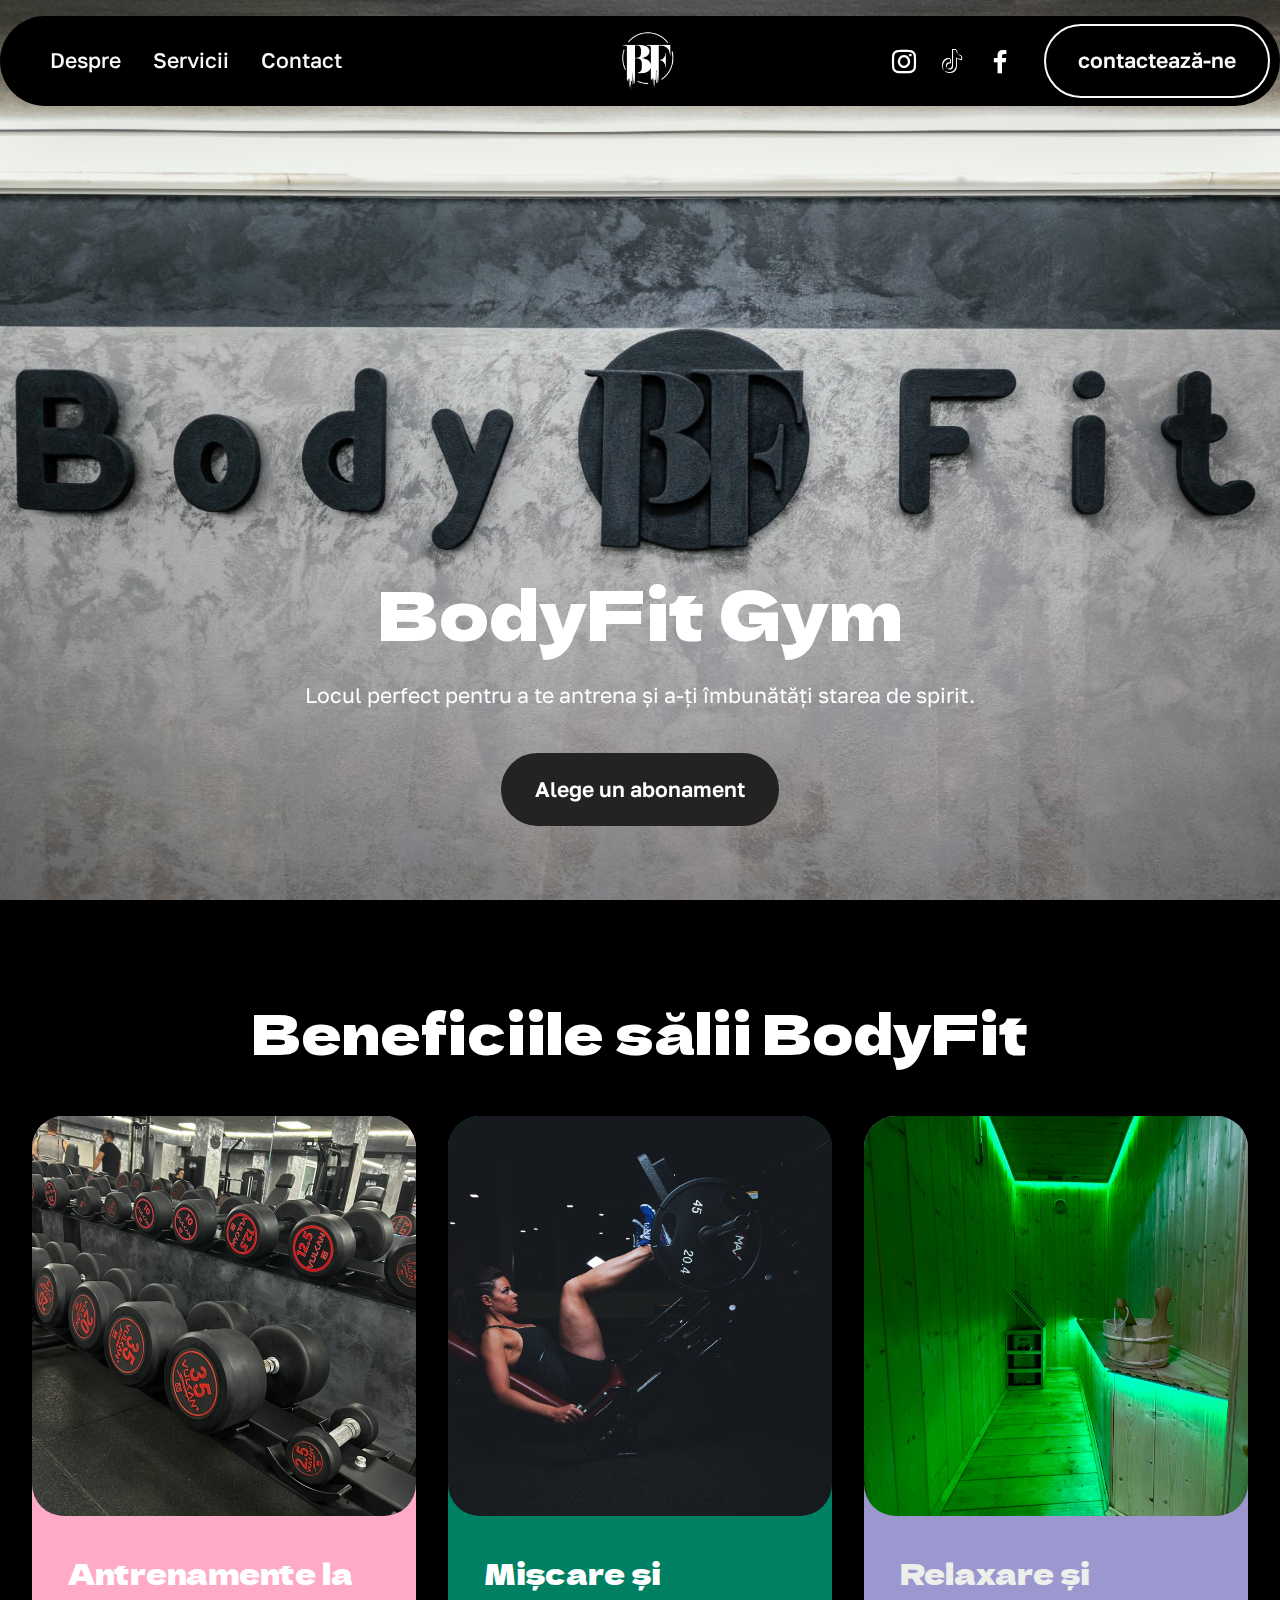
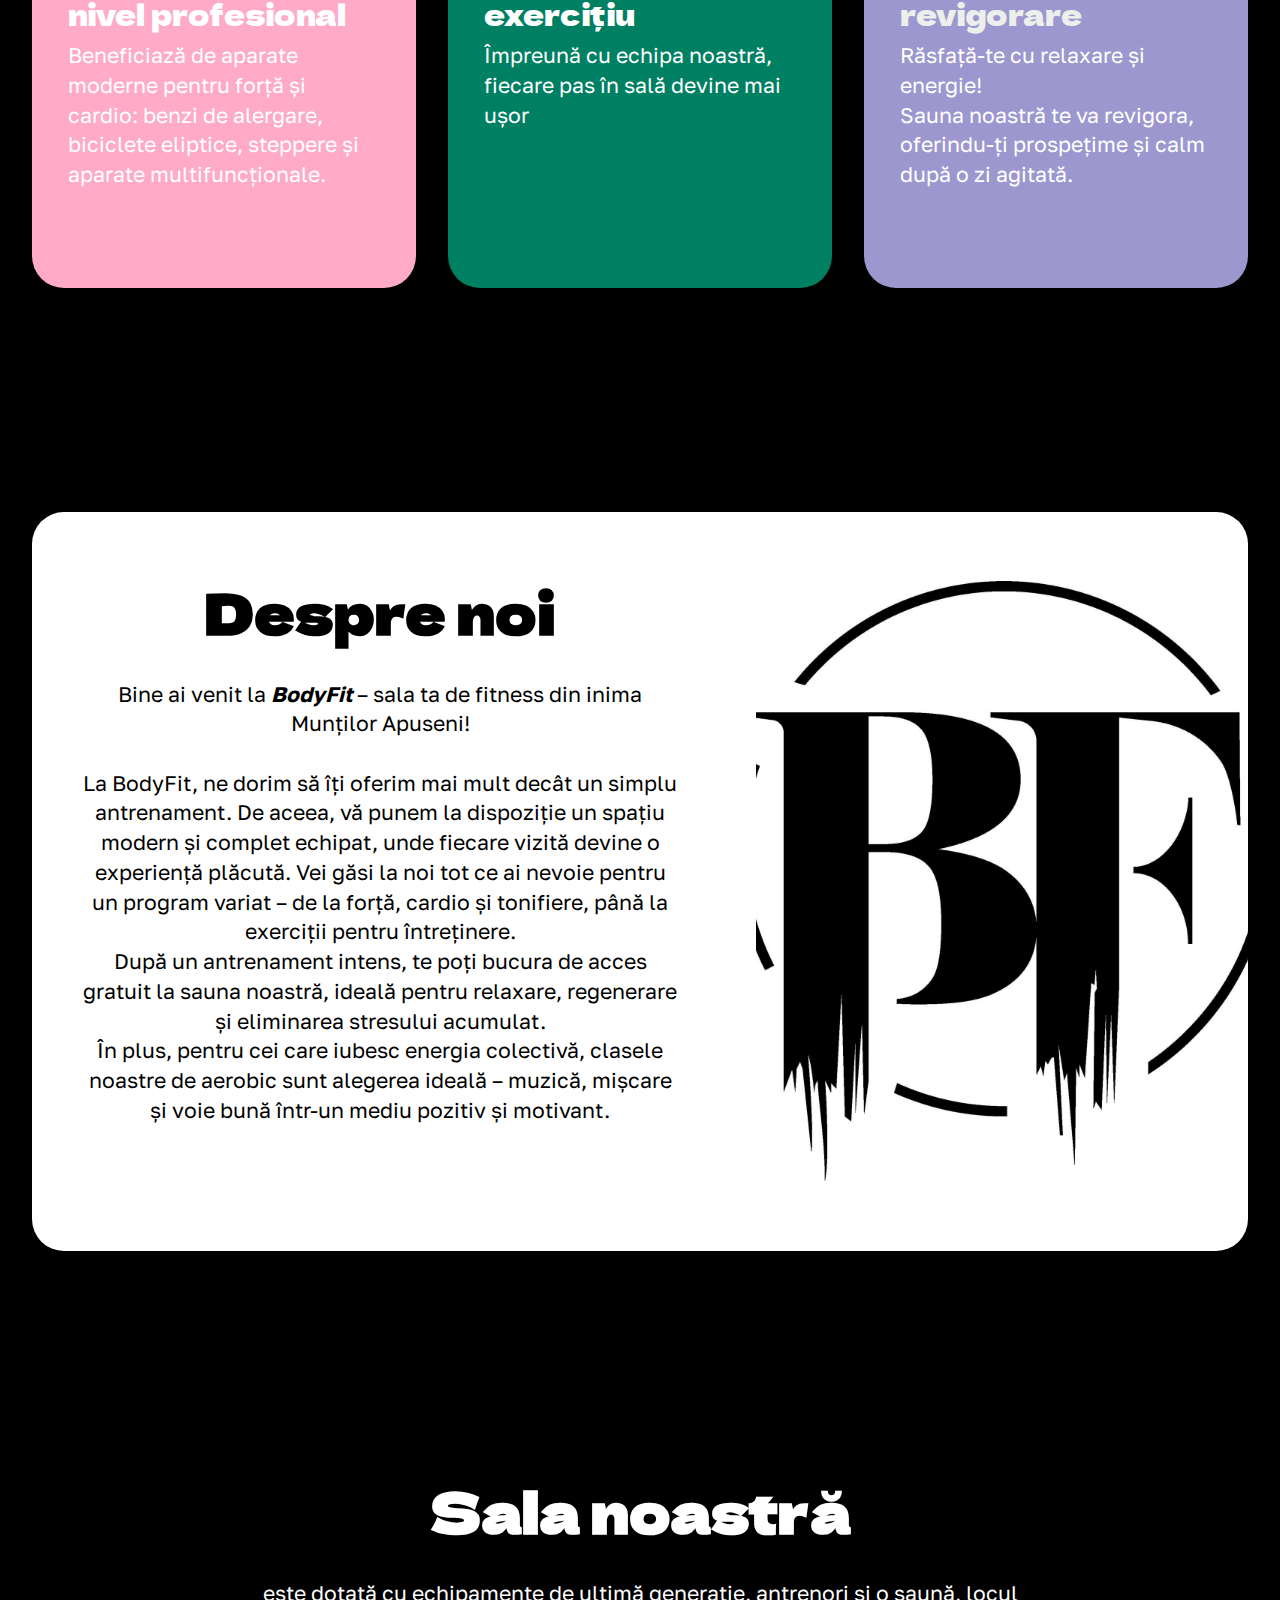
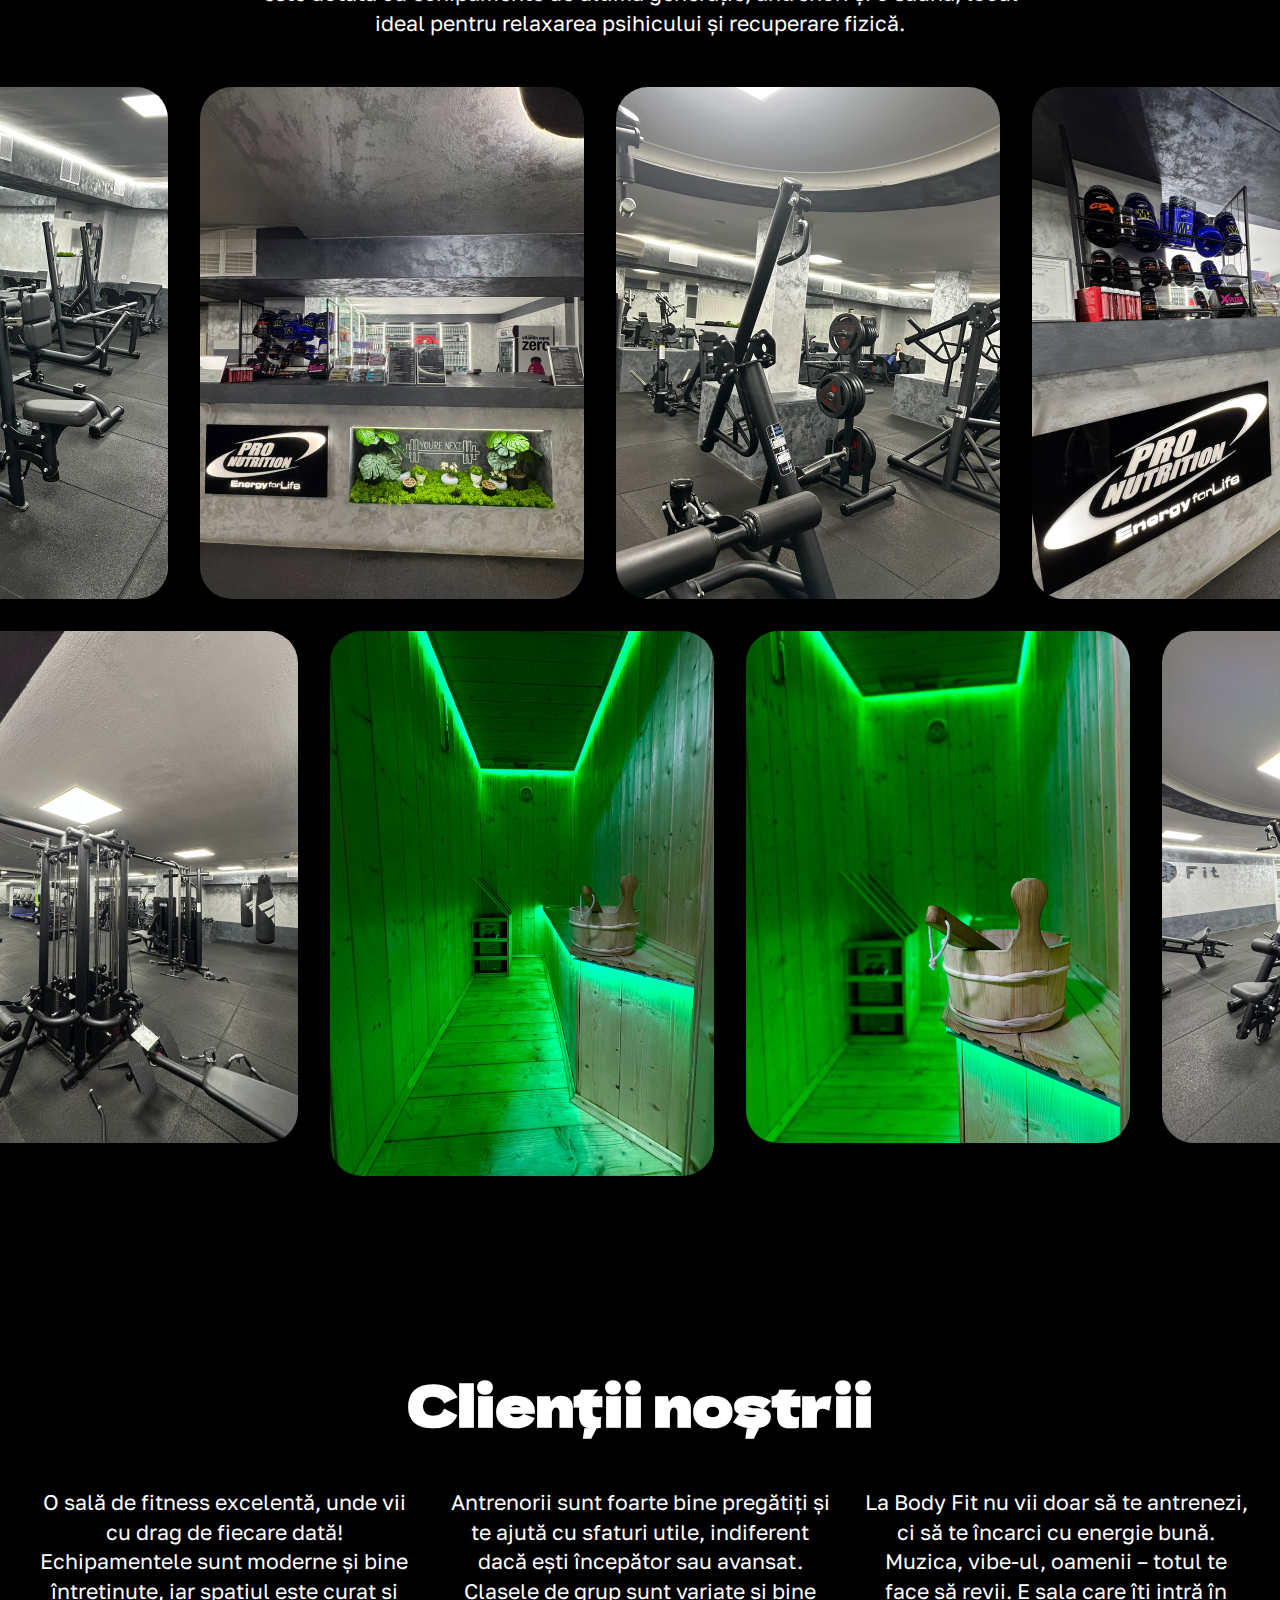
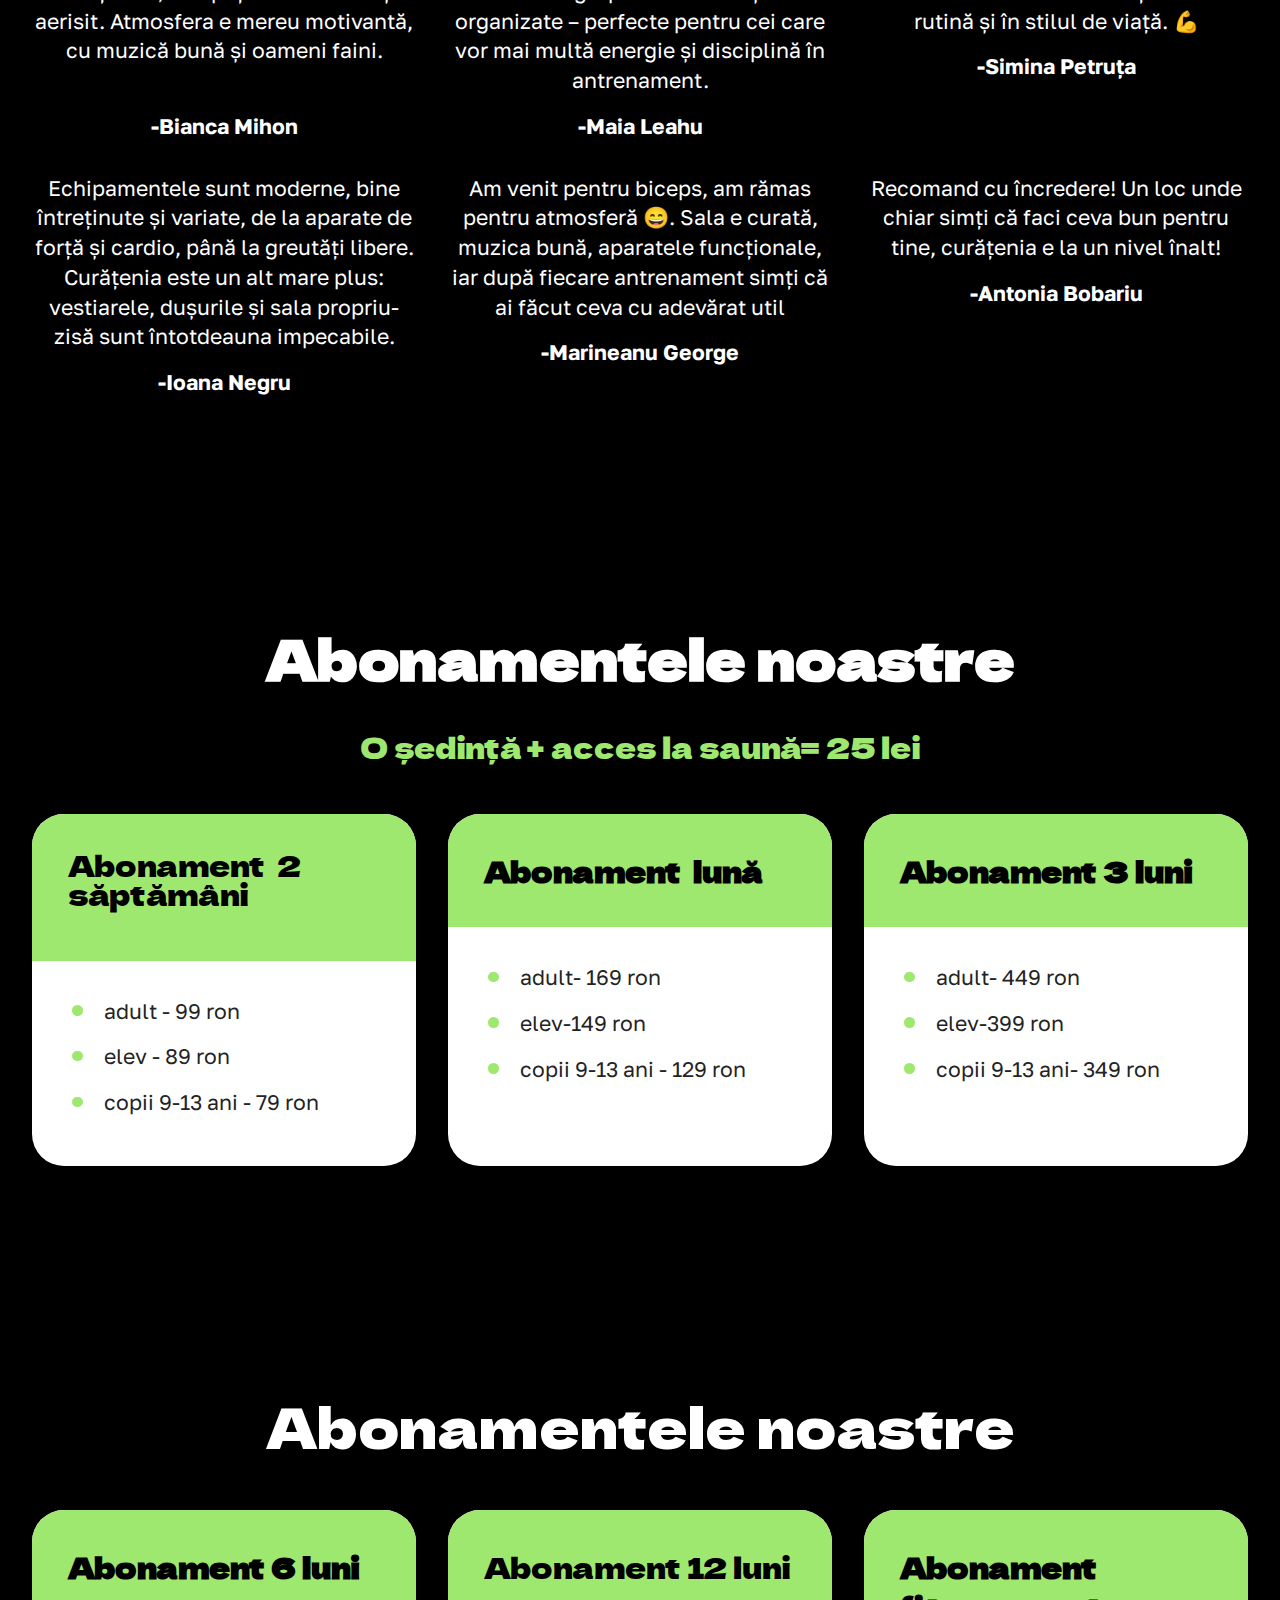
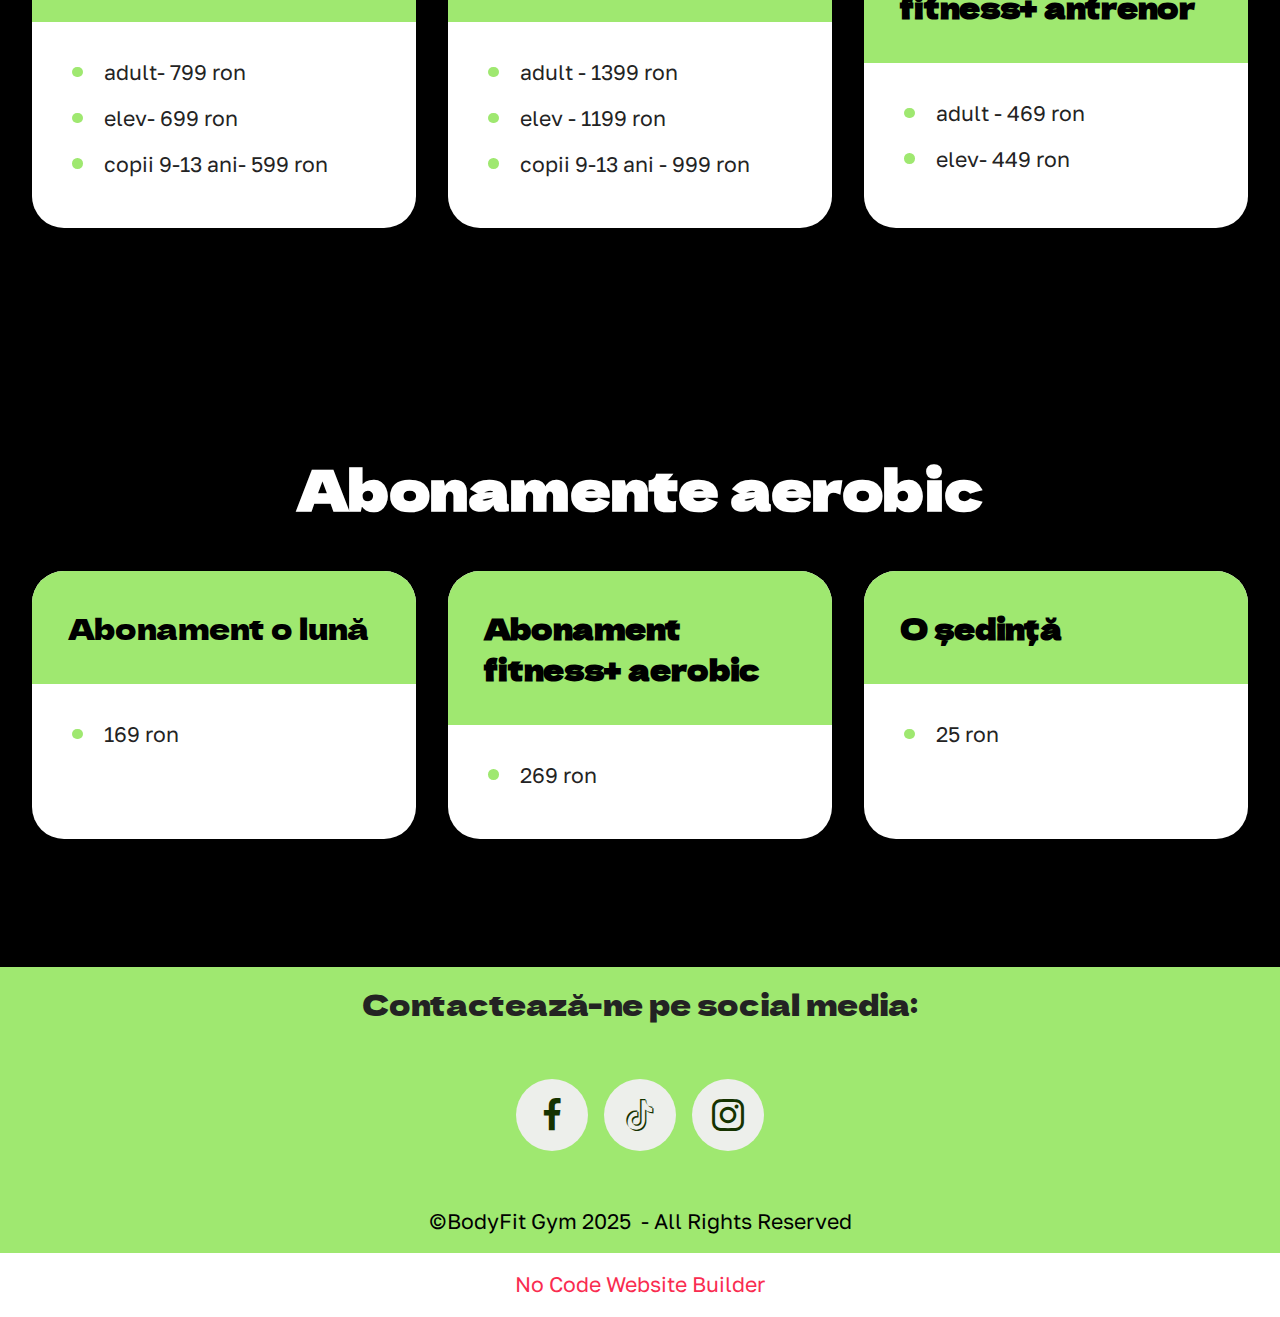
<file: index.html>
<!DOCTYPE html>
<html  >
<head>
  <!-- Site made with Mobirise Website Builder v6.1.4, https://mobirise.com -->
  <meta charset="UTF-8">
  <meta http-equiv="X-UA-Compatible" content="IE=edge">
  <meta name="generator" content="Mobirise v6.1.4, mobirise.com">
  <meta name="viewport" content="width=device-width, initial-scale=1, minimum-scale=1">
  <link rel="shortcut icon" href="assets/images/colored-logo-2.png" type="image/x-icon">
  <meta name="description" content="">
  
  
  <title>despre</title>
  <link rel="stylesheet" href="assets/web/assets/mobirise-icons2/mobirise2.css">
  <link rel="stylesheet" href="assets/bootstrap/css/bootstrap.min.css">
  <link rel="stylesheet" href="assets/parallax/jarallax.css">
  <link rel="stylesheet" href="assets/dropdown/css/style.css">
  <link rel="stylesheet" href="assets/socicon/css/styles.css">
  <link rel="stylesheet" href="assets/theme/css/style.css">
  <link rel="preload" href="https://fonts.googleapis.com/css?family=Dela+Gothic+One:400&display=swap" as="style" onload="this.onload=null;this.rel='stylesheet'">
  <noscript><link rel="stylesheet" href="https://fonts.googleapis.com/css?family=Dela+Gothic+One:400&display=swap"></noscript>
  <link rel="preload" href="https://fonts.googleapis.com/css?family=Golos+Text:400,500,600,700,800,900&display=swap" as="style" onload="this.onload=null;this.rel='stylesheet'">
  <noscript><link rel="stylesheet" href="https://fonts.googleapis.com/css?family=Golos+Text:400,500,600,700,800,900&display=swap"></noscript>
  <link rel="preload" as="style" href="assets/mobirise/css/mbr-additional.css?v=BqejYD"><link rel="stylesheet" href="assets/mobirise/css/mbr-additional.css?v=BqejYD" type="text/css">

  
  
  
</head>
<body>
  
  <section data-bs-version="5.1" class="menu menu3 cid-tHeG7yune1" once="menu" id="menu03-2">
	

	<nav class="navbar navbar-dropdown navbar-fixed-top navbar-expand-lg">
		<div class="container">
			<div class="navbar-brand">
				<span class="navbar-logo">
					<a href="index.html#header17-0">
						<img src="assets/images/colored-logo-2.png" alt="Mobirise Website Builder" style="height: 3.6rem;">
					</a>
				</span>
				
			</div>
			<button class="navbar-toggler" type="button" data-toggle="collapse" data-bs-toggle="collapse" data-target="#navbarSupportedContent" data-bs-target="#navbarSupportedContent" aria-controls="navbarNavAltMarkup" aria-expanded="false" aria-label="Toggle navigation">
				<div class="hamburger">
					<span></span>
					<span></span>
					<span></span>
					<span></span>
				</div>
			</button>
			<div class="collapse navbar-collapse" id="navbarSupportedContent">
				<ul class="navbar-nav nav-dropdown" data-app-modern-menu="true"><li class="nav-item">
						<a class="nav-link link show text-white text-primary display-4" href="index.html#article05-1" aria-expanded="false">Despre<strong></strong></a>
					</li><li class="nav-item">
						<a class="nav-link link text-white text-primary display-4" href="page1.html#gallery01-2">Servicii<strong></strong></a>
					</li>
					
					<li class="nav-item">
						<a class="nav-link link text-white text-primary display-4" href="index.html#header17-0">Contact</a>
					</li></ul>
				<div class="icons-menu">
					<a class="iconfont-wrapper" href="https://www.instagram.com/bodyfitcampeni/" target="_blank">
						<span class="p-2 mbr-iconfont socicon-instagram socicon"></span>
					</a>
					<a class="iconfont-wrapper" href="https://www.tiktok.com/@bodyfitcampeni" target="_blank">
						<span class="p-2 mbr-iconfont socicon-tiktok socicon"></span>
					</a>
					<a class="iconfont-wrapper" href="https://www.facebook.com/people/BodyFit/61553692670336/?ref=_xav_ig_profile_page_web#" target="_blank">
						<span class="p-2 mbr-iconfont socicon-facebook socicon"></span>
					</a>
					
				</div>
				<div class="navbar-buttons mbr-section-btn"><a class="btn btn-white-outline display-4" href="page2.html#contacts02-6">contactează-ne</a></div>
			</div>
		</div>
	</nav>
</section>

<section data-bs-version="5.1" class="header16 cid-uWtTdJhkyo mbr-fullscreen mbr-parallax-background" id="header17-0">
  
  
  <div class="container-fluid">
    <div class="row">
      <div class="content-wrap col-12 col-md-12">
        <h1 class="mbr-section-title mbr-fonts-style mbr-white mb-4 display-1">BodyFit Gym</h1>
        
        <p class="mbr-fonts-style mbr-text mbr-white mb-4 display-7">Locul perfect pentru a te antrena și a-ți îmbunătăți starea de spirit.</p>
        <div class="mbr-section-btn"><a class="btn btn-black display-7" href="index.html#pricing03-o">Alege un abonament</a></div>
      </div>
    </div>
  </div>
</section>

<section data-bs-version="5.1" class="features1 cid-tIsi3HZcCy" id="features01-0">
  

  
  
  <div class="container-fluid">
    <div class="row justify-content-center mb-5">
      <div class="col-12">
        <h3 class="mbr-section-title mbr-fonts-style align-center mb-0 display-2">Beneficiile sălii BodyFit</h3>
        
      </div>
    </div>
    <div class="row justify-content-center">
      <div class="col-sm-6 col-md-12 mb-3 mb-lg-0 col-lg-4">
        <div class="card-wrap card1">
          <div class="image-wrap">
            <img src="assets/images/fitness-4.jpg" alt="Mobirise Website Builder">
            
          </div>
          <div class="content-wrap">
            <h5 class="mbr-card-title card-title1 mbr-fonts-style align-left mb-2 display-5">Antrenamente la nivel profesional&nbsp;</h5>
            
            <p class="card-text1 mbr-fonts-style align-left mb-3 display-7">Beneficiază de aparate moderne pentru forță și cardio: benzi de alergare, biciclete eliptice, steppere și aparate multifuncționale.<br><br></p>
            
          </div>
        </div>
      </div>

      <div class="col-sm-6 col-md-12 mb-3 mb-lg-0 col-lg-4">
        <div class="card-wrap card2">
          <div class="image-wrap">
            <img src="assets/images/mbr-2.jpg" alt="Mobirise Website Builder">
            
          </div>
          <div class="content-wrap">
            <h5 class="mbr-card-title card-title2 mbr-fonts-style align-left mb-2 display-5">Mișcare și exercițiu</h5>
            
            <p class="card-text2 mbr-fonts-style align-left mb-3 display-7">Împreună cu echipa noastră, fiecare pas în sală devine mai ușor<br>
            </p>
            
          </div>
        </div>
      </div>
      <div class="col-sm-6 col-md-12 mb-3 mb-lg-0 col-lg-4">
        <div class="card-wrap card3">
          <div class="image-wrap">
            <img src="assets/images/sauna-1.jpg" alt="Mobirise Website Builder">
            
          </div>
          <div class="content-wrap">
            <h5 class="mbr-card-title card-title3 mbr-fonts-style align-left mb-2 display-5">Relaxare și&nbsp; revigorare</h5>
            
            <p class="card-text3 mbr-fonts-style align-left mb-3 display-7">Răsfață-te cu relaxare și energie! <br>Sauna noastră te va revigora, oferindu-ți prospețime și calm după&nbsp;o&nbsp;zi&nbsp;agitată.</p>
            
          </div>
        </div>
      </div>

      
    </div>
  </div>
</section>

<section data-bs-version="5.1" class="article05 cid-tIsj2q7oBw" id="article05-1">
  

  
  

  <div class="container">
    <div class="row justify-content-center align-items-center">
      <div class="col-12">
        <div class="card-wrapper">
          <div class="row">
            <div class="col-12 col-md-12 col-lg-5 image-wrapper">
              <img class="w-100" src="assets/images/logo-sus-body-fit.jpg" alt="Mobirise Website Builder">
            </div>
            <div class="col-12 col-lg col-md-12">
              <div class="text-wrapper align-left">
                <h1 class="mbr-section-title mbr-fonts-style mb-4 display-2"><strong>Despre noi</strong></h1>
                <p class="mbr-text mbr-fonts-style mb-4 display-7">Bine ai venit la <em><strong>BodyFit</strong> </em>– sala ta de fitness din inima Munților Apuseni! <br><br>La BodyFit, ne dorim să îți oferim mai mult decât un simplu antrenament. De aceea, vă punem la dispoziție un spațiu modern și complet echipat, unde fiecare vizită devine o experiență plăcută. Vei găsi la noi tot ce ai nevoie pentru un program variat – de la forță, cardio și tonifiere, până la exerciții pentru întreținere. <br>După un antrenament intens, te poți bucura de acces gratuit la sauna noastră, ideală pentru relaxare, regenerare și eliminarea stresului acumulat. <br>În plus, pentru cei care iubesc energia colectivă, clasele noastre de aerobic sunt alegerea ideală – muzică, mișcare și voie bună într-un mediu pozitiv și motivant.<br><br></p>
                
              </div>
            </div>
          </div>
        </div>
      </div>
    </div>
  </div>
</section>

<section data-bs-version="5.1" class="gallery4 cid-uWzt0JCtFZ" id="gallery04-m">
  
  
  <div class="container-fluid gallery-wrapper">
    <div class="row justify-content-center">
      <div class="col-12 content-head">
        <div class="mbr-section-head mb-5">
          <h4 class="mbr-section-title mbr-fonts-style align-center mb-0 display-2"><strong>Sala noastră</strong></h4>
          <h5 class="mbr-section-subtitle mbr-fonts-style align-center mb-0 mt-4 display-7">este dotată cu echipamente de ultimă generație, antrenori și o saună, locul ideal pentru relaxarea psihicului și recuperare fizică.</h5>
        </div>
      </div>
    </div>
    <div class="grid-container">
      <div class="grid-container-1" style="transform: translate3d(-200px, 0px, 0px);">
        <div class="grid-item">
          <img src="assets/images/fitness-11.jpg" alt="Mobirise Website Builder">
        </div>
        <div class="grid-item">
          <img src="assets/images/sala-4.jpg" alt="Mobirise Website Builder">
        </div>
        <div class="grid-item">
          <img src="assets/images/fitness-5.jpg" alt="Mobirise Website Builder">
        </div>
        <div class="grid-item">
          <img src="assets/images/sala-2.jpg" alt="Mobirise Website Builder">
        </div>
      </div>
      <div class="grid-container-2" style="transform: translate3d(-70px, 0px, 0px);">
        <div class="grid-item">
          <img src="assets/images/sala-3.jpg" alt="Mobirise Website Builder">
        </div>
        <div class="grid-item">
          <img src="assets/images/sauna-1.jpg" alt="Mobirise Website Builder">
        </div>
        <div class="grid-item">
          <img src="assets/images/sauna-2.jpg" alt="Mobirise Website Builder">
        </div>
        <div class="grid-item">
          <img src="assets/images/fitness-8.jpg" alt="Mobirise Website Builder">
        </div>
      </div>
    </div>
  </div>
</section>

<section data-bs-version="5.1" class="people05 cid-uWvS8Jtntx" id="people05-8">
	

	
	
	<div class="container">
		<div class="row mb-5 justify-content-center">
			<div class="col-12 mb-0 content-head">
				<h3 class="mbr-section-title mbr-fonts-style align-center mb-0 display-2"><strong>Clienții noștrii</strong></h3>
				
			</div>
		</div>
		<div class="row">
			<div class="item features-without-image col-12 col-md-6 col-lg-4 active">
				<div class="item-wrapper">
					<div class="card-box align-left">
						<p class="card-text mbr-fonts-style display-7">O sală de fitness excelentă, unde vii cu drag de fiecare dată! Echipamentele sunt moderne și bine întreținute, iar spațiul este curat și aerisit. Atmosfera e mereu motivantă, cu muzică bună și oameni faini.<br><br></p>
						
						<h5 class="card-title mbr-fonts-style display-7"><strong>-Bianca Mihon</strong></h5>
					</div>
				</div>
			</div>
			<div class="item features-without-image col-12 col-md-6 col-lg-4">
				<div class="item-wrapper">
					<div class="card-box align-left">
						<p class="card-text mbr-fonts-style display-7">Antrenorii sunt foarte bine pregătiți și te ajută cu sfaturi utile, indiferent dacă ești începător sau avansat. Clasele de grup sunt variate și bine organizate – perfecte pentru cei care vor mai multă energie și disciplină în antrenament.</p>
						
						<h5 class="card-title mbr-fonts-style display-7"><strong>-Maia Leahu</strong></h5>
					</div>
				</div>
			</div>
			<div class="item features-without-image col-12 col-md-6 col-lg-4">
				<div class="item-wrapper">
					<div class="card-box align-left">
						<p class="card-text mbr-fonts-style display-7">La Body Fit nu vii doar să te antrenezi, ci să te încarci cu energie bună. Muzica, vibe-ul, oamenii – totul te face să revii. E sala care îți intră în rutină și în stilul de viață. 💪</p>
						
						<h5 class="card-title mbr-fonts-style display-7"><strong>-Simina Petruța</strong></h5>
					</div>
				</div>
			</div><div class="item features-without-image col-12 col-md-6 col-lg-4">
				<div class="item-wrapper">
					<div class="card-box align-left">
						<p class="card-text mbr-fonts-style display-7">Echipamentele sunt moderne, bine întreținute și variate, de la aparate de forță și cardio, până la greutăți libere. Curățenia este un alt mare plus: vestiarele, dușurile și sala propriu-zisă sunt întotdeauna impecabile.</p>
						
						<h5 class="card-title mbr-fonts-style display-7"><strong>-Ioana Negru</strong></h5>
					</div>
				</div>
			</div>
			
			<div class="item features-without-image col-12 col-md-6 col-lg-4">
				<div class="item-wrapper">
					<div class="card-box align-left">
						<p class="card-text mbr-fonts-style display-7">Am venit pentru biceps, am rămas pentru atmosferă 😄. Sala e curată, muzica bună, aparatele funcționale, iar după fiecare antrenament simți că ai făcut ceva cu adevărat util</p>
						
						<h5 class="card-title mbr-fonts-style display-7">
							<strong>-Marineanu George</strong></h5>
					</div>
				</div>
			</div>
			<div class="item features-without-image col-12 col-md-6 col-lg-4">
				<div class="item-wrapper">
					<div class="card-box align-left">
						<p class="card-text mbr-fonts-style display-7">Recomand cu încredere! Un loc unde chiar simți că faci ceva bun pentru tine, curățenia e la un nivel înalt!</p>
						
						<h5 class="card-title mbr-fonts-style display-7"><strong>-Antonia Bobariu</strong></h5>
					</div>
				</div>
			</div>
		</div>
	</div>
</section>

<section data-bs-version="5.1" class="pricing03 cid-uWzwGZtIGx" id="pricing03-o">
  

  
  <div class="container">
    <div class="row justify-content-center">
      <div class="col-12 content-head">
        <div class="mbr-section-head mb-5">
          <h4 class="mbr-section-title mbr-fonts-style align-center mb-0 display-2"><strong>Abonamentele noastre</strong><br></h4>
          <h5 class="mbr-section-subtitle mbr-fonts-style align-center mt-4 mb-0 display-5">O ședință + acces la saună= 25 lei</h5>
        </div>
      </div>
    </div>
    <div class="row">
      
      
      <div class="item features-without-image col-12 col-md-6 col-lg-4 item-mb active">
        <div class="item-wrapper">
          <div class="item-head">
            <h5 class="item-title mbr-fonts-style mb-0 display-5"><p>Abonament&nbsp; 2 săptămâni</p></h5>
            
          </div>
          <div class="item-content">
            
            
            <div class="counter-container mbr-text mbr-fonts-style display-7">
              <ul>
                <li>adult - 99 ron</li>
                <li>elev - 89 ron</li>
                <li>copii 9-13 ani - 79 ron</li>
              </ul>
            </div>
          </div>
          
        </div>
      </div><div class="item features-without-image col-12 col-md-6 col-lg-4 item-mb">
        <div class="item-wrapper">
          <div class="item-head">
            <h5 class="item-title mbr-fonts-style mb-0 display-5"><strong>Abonament&nbsp; lună</strong></h5>
            
          </div>
          <div class="item-content">
            
            
            <div class="counter-container mbr-text mbr-fonts-style display-7">
              <ul>
                <li>adult- 169 ron</li>
                <li>elev-149 ron</li>
                <li>copii 9-13 ani - 129 ron</li>
              </ul>
            </div>
          </div>
          
        </div>
      </div><div class="item features-without-image col-12 col-md-6 col-lg-4 item-mb">
        <div class="item-wrapper">
          <div class="item-head">
            <h5 class="item-title mbr-fonts-style mb-0 display-5">
              <strong>Abonament 3 luni&nbsp;</strong></h5>
            
          </div>
          <div class="item-content">
            
            
            <div class="counter-container mbr-text mbr-fonts-style display-7">
              <ul>
                <li>adult- 449 ron</li>
                <li>elev-399 ron</li>
                <li>copii 9-13 ani- 349 ron</li>
              </ul>
            </div>
          </div>
          
        </div>
      </div>
    </div>
  </div>
</section>

<section data-bs-version="5.1" class="pricing03 cid-uWzzoIyahJ" id="pricing03-p">
  

  
  <div class="container">
    <div class="row justify-content-center">
      <div class="col-12 content-head">
        <div class="mbr-section-head mb-5">
          <h4 class="mbr-section-title mbr-fonts-style align-center mb-0 display-2">Abonamentele noastre</h4>
          
        </div>
      </div>
    </div>
    <div class="row">
      <div class="item features-without-image col-12 col-md-6 col-lg-4 item-mb active">
        <div class="item-wrapper">
          <div class="item-head">
            <h5 class="item-title mbr-fonts-style mb-0 display-5"><strong>Abonament 6 luni</strong></h5>
            
          </div>
          <div class="item-content">
            
            
            <div class="counter-container mbr-text mbr-fonts-style display-7">
              <ul>
                <li>adult- 799 ron</li>
                <li>elev- 699 ron</li>
                <li>copii 9-13 ani- 599 ron</li>
              </ul>
            </div>
          </div>
          
        </div>
      </div><div class="item features-without-image col-12 col-md-6 col-lg-4 item-mb">
        <div class="item-wrapper">
          <div class="item-head">
            <h5 class="item-title mbr-fonts-style mb-0 display-5">Abonament 12 luni</h5>
            
          </div>
          <div class="item-content">
            
            
            <div class="counter-container mbr-text mbr-fonts-style display-7">
              <ul>
                <li>adult - 1399 ron</li>
                <li>elev - 1199 ron</li>
                <li>copii 9-13 ani - 999 ron</li>
              </ul>
            </div>
          </div>
          
        </div>
      </div>
      <div class="item features-without-image col-12 col-md-6 col-lg-4 item-mb">
        <div class="item-wrapper">
          <div class="item-head">
            <h5 class="item-title mbr-fonts-style mb-0 display-5"><strong>Abonament fitness+ antrenor</strong></h5>
            
          </div>
          <div class="item-content">
            
            
            <div class="counter-container mbr-text mbr-fonts-style display-7">
              <ul>
                <li>adult - 469 ron</li>
                <li>elev- 449 ron</li>
              </ul>
            </div>
          </div>
          
        </div>
      </div>
      
    </div>
  </div>
</section>

<section data-bs-version="5.1" class="pricing03 cid-uWzEqwiVyf" id="pricing03-t">
  

  
  <div class="container">
    <div class="row justify-content-center">
      <div class="col-12 content-head">
        <div class="mbr-section-head mb-5">
          <h4 class="mbr-section-title mbr-fonts-style align-center mb-0 display-2"><strong>Abonamente aerobic</strong></h4>
          
        </div>
      </div>
    </div>
    <div class="row">
      
      <div class="item features-without-image col-12 col-md-6 col-lg-4 item-mb active">
        <div class="item-wrapper">
          <div class="item-head">
            <h5 class="item-title mbr-fonts-style mb-0 display-5">Abonament o lună</h5>
            
          </div>
          <div class="item-content">
            
            
            <div class="counter-container mbr-text mbr-fonts-style display-7">
              <ul>
                <li>169 ron</li>
              </ul>
            </div>
          </div>
          
        </div>
      </div>
      <div class="item features-without-image col-12 col-md-6 col-lg-4 item-mb">
        <div class="item-wrapper">
          <div class="item-head">
            <h5 class="item-title mbr-fonts-style mb-0 display-5">
              <strong>Abonament fitness+ aerobic</strong></h5>
            
          </div>
          <div class="item-content">
            
            
            <div class="counter-container mbr-text mbr-fonts-style display-7">
              <ul>
                <li>269 ron</li>
              </ul>
            </div>
          </div>
          
        </div>
      </div><div class="item features-without-image col-12 col-md-6 col-lg-4 item-mb">
        <div class="item-wrapper">
          <div class="item-head">
            <h5 class="item-title mbr-fonts-style mb-0 display-5"><strong>O ședință</strong></h5>
            
          </div>
          <div class="item-content">
            
            
            <div class="counter-container mbr-text mbr-fonts-style display-7">
              <ul>
                <li>25 ron</li>
              </ul>
            </div>
          </div>
          
        </div>
      </div>
    </div>
  </div>
</section>

<section data-bs-version="5.1" class="footer3 cid-uWBFawNd1T" once="footers" id="footer03-y">

        

    

    <div class="container">
        <div class="row">
            <div class="row-links">
                <ul class="header-menu">
                  
                  
                  
                  
                <li class="header-menu-item mbr-fonts-style display-5">Contactează-ne pe social media:</li></ul>
              </div>

            <div class="col-12 mt-4">
                <div class="social-row">
                    <div class="soc-item">
                        <a href="https://www.facebook.com/people/BodyFit/61553692670336/?ref=_xav_ig_profile_page_web#" target="_blank">
                            <span class="mbr-iconfont display-7 socicon-facebook socicon"></span>
                        </a>
                    </div>
                    <div class="soc-item">
                        <a href="https://www.tiktok.com/@bodyfitcampeni" target="_blank">
                            <span class="mbr-iconfont socicon-tiktok socicon"></span>
                        </a>
                    </div>
                    <div class="soc-item">
                        <a href="https://www.instagram.com/bodyfitcampeni/" target="_blank">
                            <span class="mbr-iconfont socicon-instagram socicon"></span>
                        </a>
                    </div>
                    
                    
                </div>
            </div>
            <div class="col-12 mt-5">
                <p class="mbr-fonts-style copyright display-7">
                    ©BodyFit Gym 2025&nbsp; - All Rights Reserved
                </p>
            </div>
        </div>
    </div>
</section><section class="display-7" style="padding: 0;align-items: center;justify-content: center;flex-wrap: wrap;    align-content: center;display: flex;position: relative;height: 4rem;"><a href="https://mobiri.se/" style="flex: 1 1;height: 4rem;position: absolute;width: 100%;z-index: 1;"><img alt="" style="height: 4rem;" src="[data-uri]"></a><p style="margin: 0;text-align: center;" class="display-7">&#8204;</p><a style="z-index:1" href="https://mobirise.com/builder/no-code-website-builder.html">No Code Website Builder</a></section><script src="assets/bootstrap/js/bootstrap.bundle.min.js"></script>  <script src="assets/parallax/jarallax.js"></script>  <script src="assets/smoothscroll/smooth-scroll.js"></script>  <script src="assets/ytplayer/index.js"></script>  <script src="assets/dropdown/js/navbar-dropdown.js"></script>  <script src="assets/scrollgallery/scroll-gallery.js"></script>  <script src="assets/theme/js/script.js"></script>  
  
  
</body>
</html>
</file>
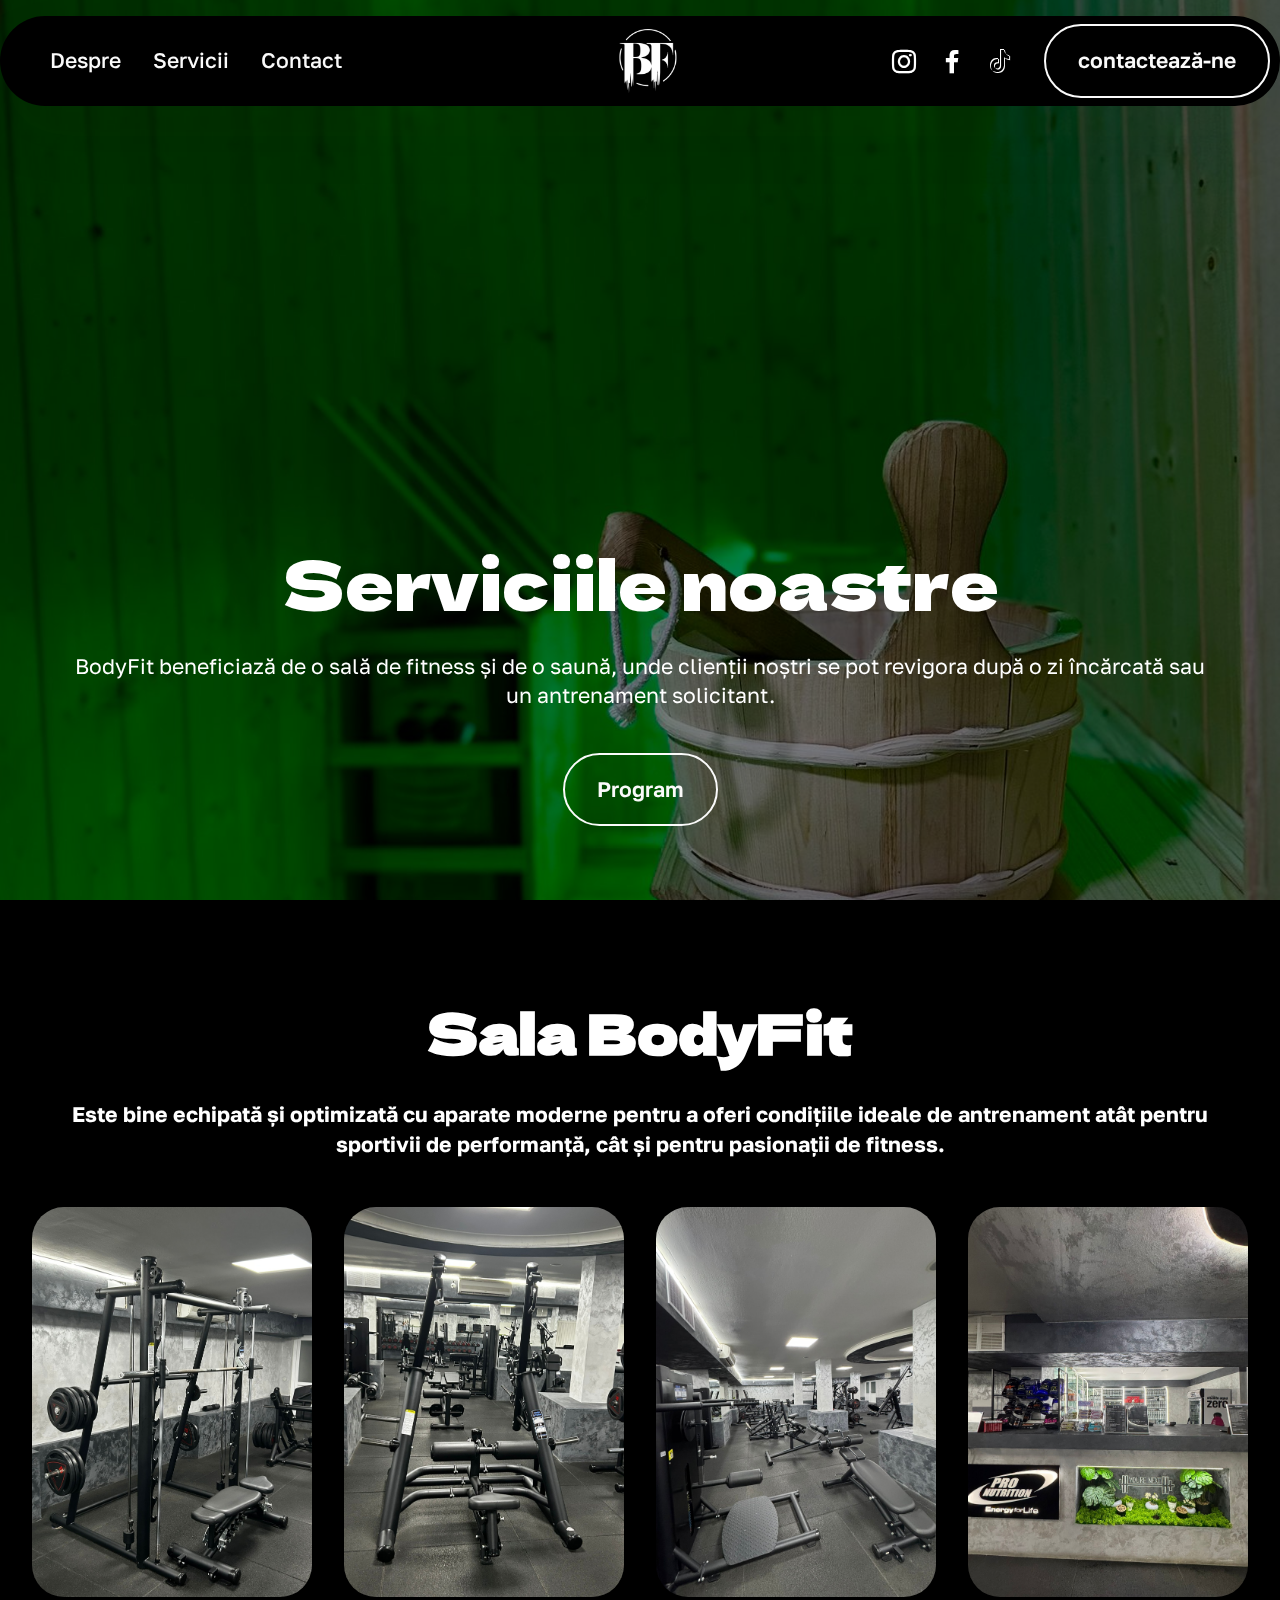
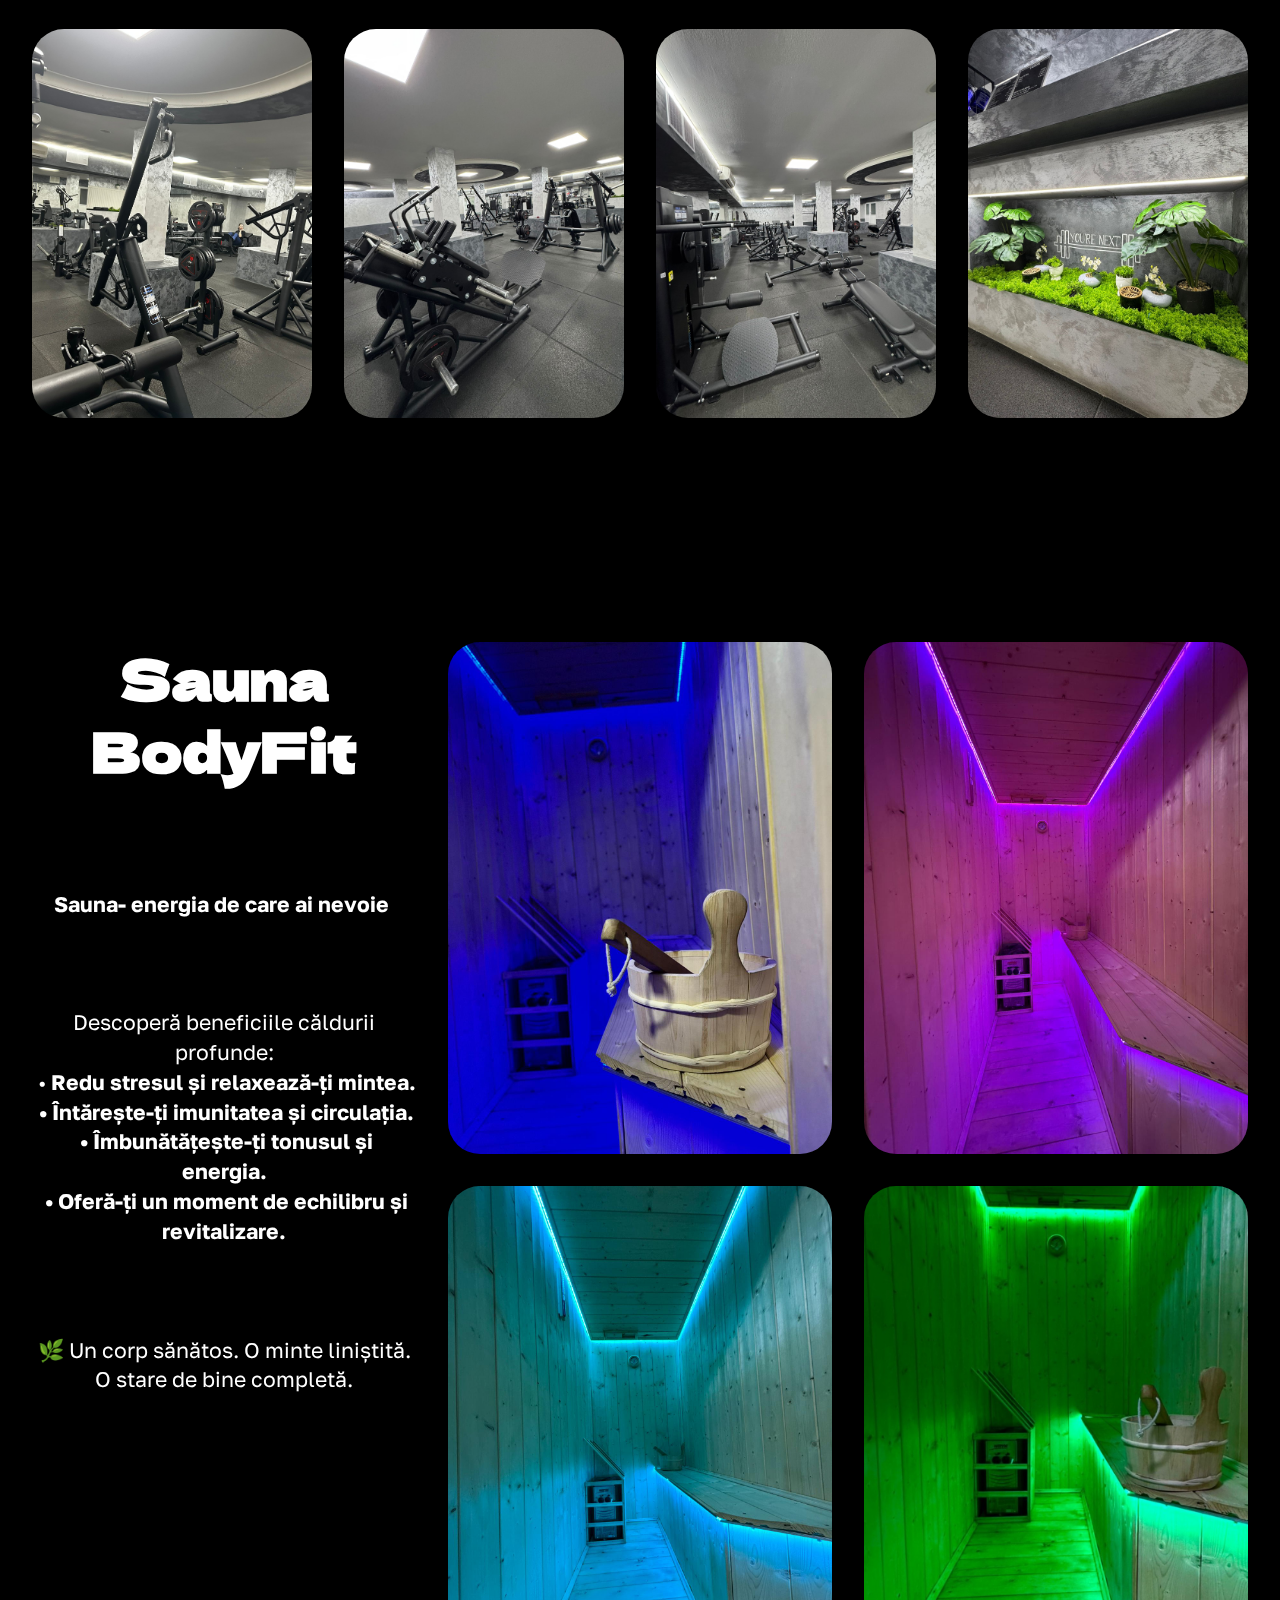
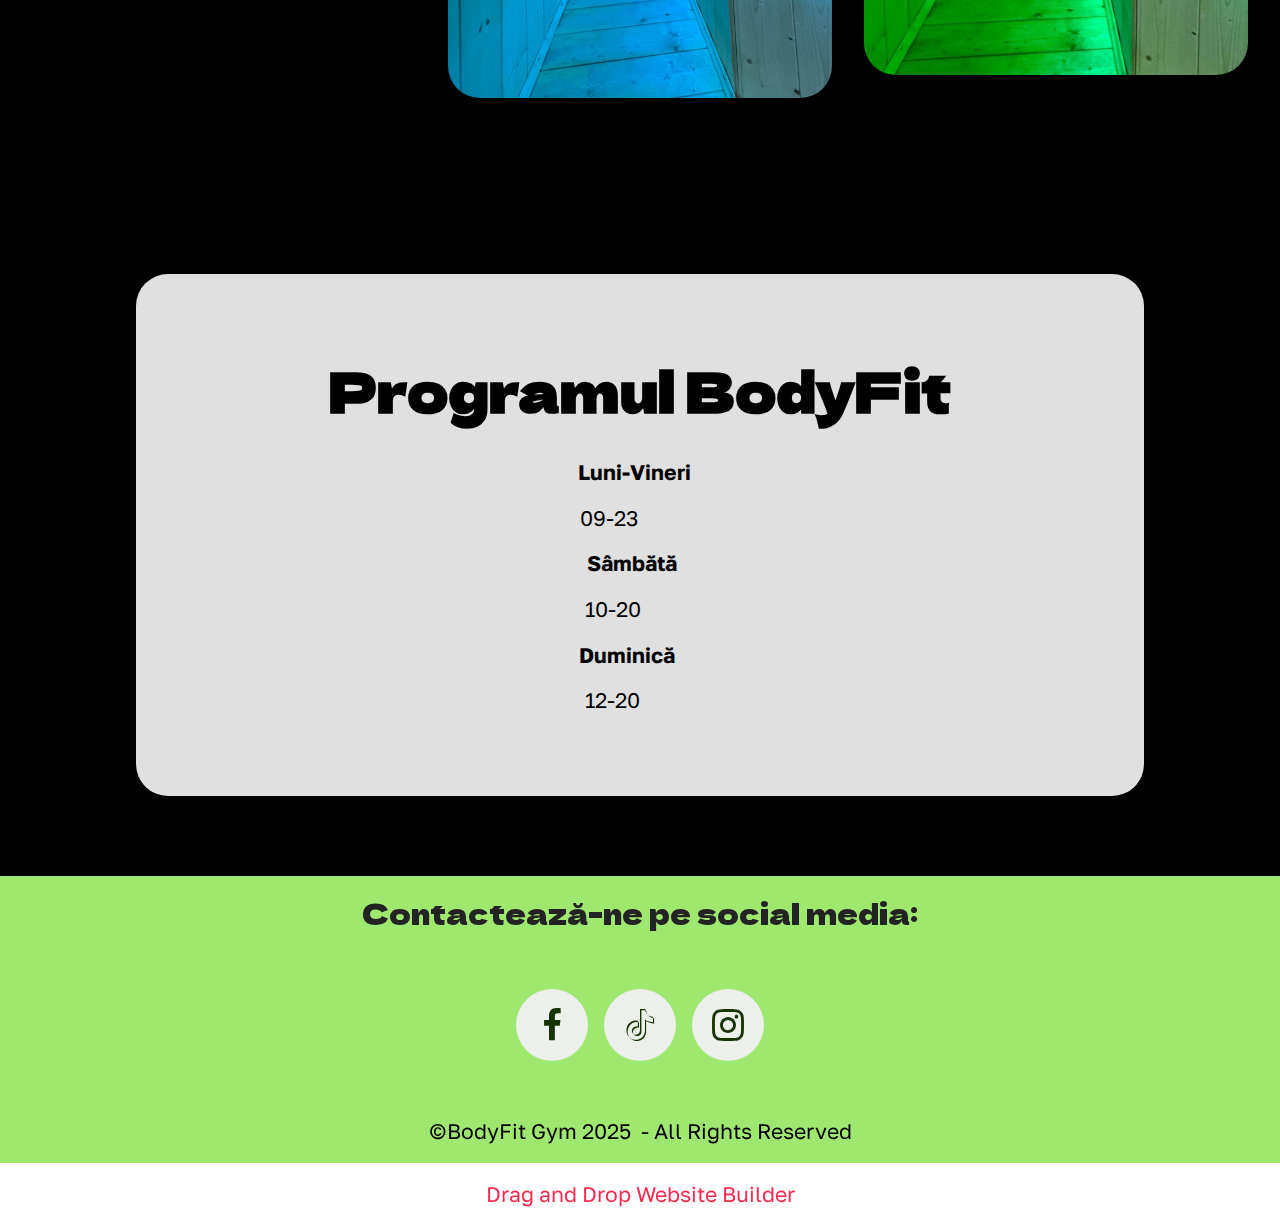
<file: page1.html>
<!DOCTYPE html>
<html  >
<head>
  <!-- Site made with Mobirise Website Builder v6.1.4, https://mobirise.com -->
  <meta charset="UTF-8">
  <meta http-equiv="X-UA-Compatible" content="IE=edge">
  <meta name="generator" content="Mobirise v6.1.4, mobirise.com">
  <meta name="viewport" content="width=device-width, initial-scale=1, minimum-scale=1">
  <link rel="shortcut icon" href="assets/images/colored-logo-2.png" type="image/x-icon">
  <meta name="description" content="">
  
  
  <title>servicii</title>
  <link rel="stylesheet" href="assets/web/assets/mobirise-icons2/mobirise2.css">
  <link rel="stylesheet" href="assets/bootstrap/css/bootstrap.min.css">
  <link rel="stylesheet" href="assets/parallax/jarallax.css">
  <link rel="stylesheet" href="assets/dropdown/css/style.css">
  <link rel="stylesheet" href="assets/socicon/css/styles.css">
  <link rel="stylesheet" href="assets/theme/css/style.css">
  <link rel="preload" href="https://fonts.googleapis.com/css?family=Dela+Gothic+One:400&display=swap" as="style" onload="this.onload=null;this.rel='stylesheet'">
  <noscript><link rel="stylesheet" href="https://fonts.googleapis.com/css?family=Dela+Gothic+One:400&display=swap"></noscript>
  <link rel="preload" href="https://fonts.googleapis.com/css?family=Golos+Text:400,500,600,700,800,900&display=swap" as="style" onload="this.onload=null;this.rel='stylesheet'">
  <noscript><link rel="stylesheet" href="https://fonts.googleapis.com/css?family=Golos+Text:400,500,600,700,800,900&display=swap"></noscript>
  <link rel="preload" as="style" href="assets/mobirise/css/mbr-additional.css?v=o9BtFh"><link rel="stylesheet" href="assets/mobirise/css/mbr-additional.css?v=o9BtFh" type="text/css">

  
  
  
</head>
<body>
  
  <section data-bs-version="5.1" class="menu menu4 cid-uWwhifI1Ey" once="menu" id="menu04-f">
	

	<nav class="navbar navbar-dropdown navbar-fixed-top navbar-expand-lg">
		<div class="container">
			<div class="navbar-brand">
				<span class="navbar-logo">
					<a href="index.html#header17-0">
						<img src="assets/images/colored-logo-2.png" alt="Mobirise Website Builder" style="height: 4rem;">
					</a>
				</span>
				
			</div>
			<button class="navbar-toggler" type="button" data-toggle="collapse" data-bs-toggle="collapse" data-target="#navbarSupportedContent" data-bs-target="#navbarSupportedContent" aria-controls="navbarNavAltMarkup" aria-expanded="false" aria-label="Toggle navigation">
				<div class="hamburger">
					<span></span>
					<span></span>
					<span></span>
					<span></span>
				</div>
			</button>
			<div class="collapse navbar-collapse" id="navbarSupportedContent">
				<ul class="navbar-nav nav-dropdown" data-app-modern-menu="true"><li class="nav-item">
						<a class="nav-link link text-white text-primary display-4" href="index.html#header17-0">Despre</a>
					</li>
					<li class="nav-item">
						<a class="nav-link link show text-white text-primary display-4" href="page1.html#header17-1" aria-expanded="false">Servicii</a>
					</li>
					<li class="nav-item">
						<a class="nav-link link text-white text-primary display-4" href="page2.html#header17-c">Contact</a>
					</li></ul>
				<div class="icons-menu">
					<a class="iconfont-wrapper" href="https://www.instagram.com/bodyfitcampeni/">
						<span class="p-2 mbr-iconfont socicon-instagram socicon"></span>
					</a>
					<a class="iconfont-wrapper" href="https://www.tiktok.com/@bodyfitcampeni">
						<span class="p-2 mbr-iconfont socicon-facebook socicon"></span>
					</a>
					<a class="iconfont-wrapper" href="https://www.facebook.com/people/BodyFit/61553692670336/?ref=_xav_ig_profile_page_web#">
						<span class="p-2 mbr-iconfont socicon-tiktok socicon"></span>
					</a>
					
				</div>
				<div class="navbar-buttons mbr-section-btn"><a class="btn btn-white-outline display-4" href="page2.html#contacts02-6">contactează-ne</a></div>
			</div>
		</div>
	</nav>
</section>

<section data-bs-version="5.1" class="header16 cid-uWunH6CW3m mbr-fullscreen mbr-parallax-background" id="header17-1">
  
  <div class="mbr-overlay" style="opacity: 0.5; background-color: rgb(0, 0, 0);"></div>
  <div class="container-fluid">
    <div class="row">
      <div class="content-wrap col-12 col-md-12">
        <h1 class="mbr-section-title mbr-fonts-style mbr-white mb-4 display-1">Serviciile noastre</h1>
        
        <p class="mbr-fonts-style mbr-text mbr-white mb-4 display-7">BodyFit beneficiază de o sală de fitness și de o saună, unde clienții noștri se pot revigora după o zi încărcată sau un antrenament solicitant.</p>
        <div class="mbr-section-btn"><a class="btn btn-white-outline display-7" href="page1.html#article07-d">Program</a></div>
      </div>
    </div>
  </div>
</section>

<section data-bs-version="5.1" class="gallery1 mbr-gallery cid-tIsjhWS5IM" id="gallery01-2">
    

    
    

    <div class="container-fluid">
        <div class="mbr-section-head mb-5">
            <h3 class="mbr-section-title mbr-fonts-style align-center m-0 display-2"><strong>Sala BodyFit</strong><br></h3>
            <h4 class="mbr-section-subtitle mbr-fonts-style align-center mb-0 mt-4 display-7"><strong>Este bine echipată și optimizată cu aparate moderne pentru a oferi condițiile ideale de antrenament atât pentru sportivii de performanță, cât și pentru pasionații de fitness.</strong></h4>
        </div>
        <div class="row mbr-gallery mt-4">
            <div class="col-12 col-md-6 col-lg-3 item gallery-image active">
                <div class="item-wrapper mb-3" data-toggle="modal" data-bs-toggle="modal" data-target="#uX4V9zyn74-modal" data-bs-target="#uX4V9zyn74-modal">
                    <img class="w-100" src="assets/images/fitness-2.jpg" alt="Mobirise Website Builder" data-slide-to="0" data-bs-slide-to="0" data-target="#lb-uX4V9zyn74" data-bs-target="#lb-uX4V9zyn74">
                    <div class="icon-wrapper">
                        <span class="mobi-mbri mobi-mbri-search mbr-iconfont mbr-iconfont-btn"></span>
                    </div>
                </div>
                
            </div><div class="col-12 col-md-6 col-lg-3 item gallery-image active">
                <div class="item-wrapper mb-3" data-toggle="modal" data-bs-toggle="modal" data-target="#uX4V9zyn74-modal" data-bs-target="#uX4V9zyn74-modal">
                    <img class="w-100" src="assets/images/fitness-12.jpg" alt="Mobirise Website Builder" data-slide-to="1" data-bs-slide-to="1" data-target="#lb-uX4V9zyn74" data-bs-target="#lb-uX4V9zyn74">
                    <div class="icon-wrapper">
                        <span class="mobi-mbri mobi-mbri-search mbr-iconfont mbr-iconfont-btn"></span>
                    </div>
                </div>
                
            </div>
            
            <div class="col-12 col-md-6 col-lg-3 item gallery-image">
                <div class="item-wrapper mb-3" data-toggle="modal" data-bs-toggle="modal" data-target="#uX4V9zyn74-modal" data-bs-target="#uX4V9zyn74-modal">
                    <img class="w-100" src="assets/images/fitness-10.jpg" alt="Mobirise Website Builder" data-slide-to="2" data-bs-slide-to="2" data-target="#lb-uX4V9zyn74" data-bs-target="#lb-uX4V9zyn74">
                    <div class="icon-wrapper">
                        <span class="mobi-mbri mobi-mbri-search mbr-iconfont mbr-iconfont-btn"></span>
                    </div>
                </div>
                
            </div>
            <div class="col-12 col-md-6 col-lg-3 item gallery-image">
                <div class="item-wrapper mb-3" data-toggle="modal" data-bs-toggle="modal" data-target="#uX4V9zyn74-modal" data-bs-target="#uX4V9zyn74-modal">
                    <img class="w-100" src="assets/images/sala-4.jpg" alt="Mobirise Website Builder" data-slide-to="3" data-bs-slide-to="3" data-target="#lb-uX4V9zyn74" data-bs-target="#lb-uX4V9zyn74">
                    <div class="icon-wrapper">
                        <span class="mobi-mbri mobi-mbri-search mbr-iconfont mbr-iconfont-btn"></span>
                    </div>
                </div>
                
            </div><div class="col-12 col-md-6 col-lg-3 item gallery-image">
                <div class="item-wrapper mb-3" data-toggle="modal" data-bs-toggle="modal" data-target="#uX4V9zyn74-modal" data-bs-target="#uX4V9zyn74-modal">
                    <img class="w-100" src="assets/images/fitness-5.jpg" alt="Mobirise Website Builder" data-slide-to="4" data-bs-slide-to="4" data-target="#lb-uX4V9zyn74" data-bs-target="#lb-uX4V9zyn74">
                    <div class="icon-wrapper">
                        <span class="mobi-mbri mobi-mbri-search mbr-iconfont mbr-iconfont-btn"></span>
                    </div>
                </div>
                
            </div>
            <div class="col-12 col-md-6 col-lg-3 item gallery-image">
                <div class="item-wrapper mb-3" data-toggle="modal" data-bs-toggle="modal" data-target="#uX4V9zyn74-modal" data-bs-target="#uX4V9zyn74-modal">
                    <img class="w-100" src="assets/images/fitness-9.jpg" alt="Mobirise Website Builder" data-slide-to="5" data-bs-slide-to="5" data-target="#lb-uX4V9zyn74" data-bs-target="#lb-uX4V9zyn74">
                    <div class="icon-wrapper">
                        <span class="mobi-mbri mobi-mbri-search mbr-iconfont mbr-iconfont-btn"></span>
                    </div>
                </div>
                
            </div>
            <div class="col-12 col-md-6 col-lg-3 item gallery-image">
                <div class="item-wrapper mb-3" data-toggle="modal" data-bs-toggle="modal" data-target="#uX4V9zyn74-modal" data-bs-target="#uX4V9zyn74-modal">
                    <img class="w-100" src="assets/images/fitness-10.jpg" alt="Mobirise Website Builder" data-slide-to="6" data-bs-slide-to="6" data-target="#lb-uX4V9zyn74" data-bs-target="#lb-uX4V9zyn74">
                    <div class="icon-wrapper">
                        <span class="mobi-mbri mobi-mbri-search mbr-iconfont mbr-iconfont-btn"></span>
                    </div>
                </div>
                
            </div>
            <div class="col-12 col-md-6 col-lg-3 item gallery-image">
                <div class="item-wrapper mb-3" data-toggle="modal" data-bs-toggle="modal" data-target="#uX4V9zyn74-modal" data-bs-target="#uX4V9zyn74-modal">
                    <img class="w-100" src="assets/images/sala-1.jpg" alt="Mobirise Website Builder" data-slide-to="7" data-bs-slide-to="7" data-target="#lb-uX4V9zyn74" data-bs-target="#lb-uX4V9zyn74">
                    <div class="icon-wrapper">
                        <span class="mobi-mbri mobi-mbri-search mbr-iconfont mbr-iconfont-btn"></span>
                    </div>
                </div>
                
            </div>
            
        </div>

        <div class="modal mbr-slider" tabindex="-1" role="dialog" aria-hidden="true" id="uX4V9zyn74-modal">
            <div class="modal-dialog" role="document">
                <div class="modal-content">
                    <div class="modal-body">
                        <div class="carousel slide" id="lb-uX4V9zyn74" data-ride="carousel" data-bs-ride="carousel" data-interval="3000" data-bs-interval="3000">
                            <div class="carousel-inner">
                                <div class="carousel-item active">
                                    <img class="d-block w-100" src="assets/images/fitness-2.jpg" alt="Mobirise Website Builder">
                                </div><div class="carousel-item">
                                    <img class="d-block w-100" src="assets/images/fitness-12.jpg" alt="Mobirise Website Builder">
                                </div>
                                
                                <div class="carousel-item">
                                    <img class="d-block w-100" src="assets/images/fitness-10.jpg" alt="Mobirise Website Builder">
                                </div>
                                <div class="carousel-item">
                                    <img class="d-block w-100" src="assets/images/sala-4.jpg" alt="Mobirise Website Builder">
                                </div><div class="carousel-item">
                                    <img class="d-block w-100" src="assets/images/fitness-5.jpg" alt="Mobirise Website Builder">
                                </div>
                                <div class="carousel-item">
                                    <img class="d-block w-100" src="assets/images/fitness-9.jpg" alt="Mobirise Website Builder">
                                </div>
                                <div class="carousel-item">
                                    <img class="d-block w-100" src="assets/images/fitness-10.jpg" alt="Mobirise Website Builder">
                                </div>
                                <div class="carousel-item">
                                    <img class="d-block w-100" src="assets/images/sala-1.jpg" alt="Mobirise Website Builder">
                                </div>
                                
                            </div>
                            <ol class="carousel-indicators">
                                <li data-slide-to="0" data-bs-slide-to="0" class="active" data-target="#lb-uX4V9zyn74" data-bs-target="#lb-uX4V9zyn74"></li><li data-slide-to="1" data-bs-slide-to="1" class="" data-target="#lb-uX4V9zyn74" data-bs-target="#lb-uX4V9zyn74"></li>
                                <li data-slide-to="2" data-bs-slide-to="2" data-target="#lb-uX4V9zyn74" data-bs-target="#lb-uX4V9zyn74"></li>
                                <li data-slide-to="3" data-bs-slide-to="3" data-target="#lb-uX4V9zyn74" data-bs-target="#lb-uX4V9zyn74"></li>
                                <li data-slide-to="4" data-bs-slide-to="4" data-target="#lb-uX4V9zyn74" data-bs-target="#lb-uX4V9zyn74"></li><li data-slide-to="5" data-bs-slide-to="5" data-target="#lb-uX4V9zyn74" data-bs-target="#lb-uX4V9zyn74"></li>
                                <li data-slide-to="6" data-bs-slide-to="6" data-target="#lb-uX4V9zyn74" data-bs-target="#lb-uX4V9zyn74"></li>
                                <li data-slide-to="7" data-bs-slide-to="7" data-target="#lb-uX4V9zyn74" data-bs-target="#lb-uX4V9zyn74"></li>
                                
                                
                            </ol>
                            <a role="button" href="" class="close" data-dismiss="modal" data-bs-dismiss="modal" aria-label="Close">
                            </a>
                            <a class="carousel-control-prev carousel-control" role="button" data-slide="prev" data-bs-slide="prev" href="#lb-uX4V9zyn74">
                                <span class="mobi-mbri mobi-mbri-arrow-prev" aria-hidden="true"></span>
                                <span class="sr-only visually-hidden">Previous</span>
                            </a>
                            <a class="carousel-control-next carousel-control" role="button" data-slide="next" data-bs-slide="next" href="#lb-uX4V9zyn74">
                                <span class="mobi-mbri mobi-mbri-arrow-next" aria-hidden="true"></span>
                                <span class="sr-only visually-hidden">Next</span>
                            </a>
                        </div>
                    </div>
                </div>
            </div>
        </div>
    </div>
</section>

<section data-bs-version="5.1" class="gallery09 cid-uWMqN2KE6V" id="gallery09-11">
  

  

  <div class="container">
    <div class="row justify-content-center">
      <div class="col-12 col-md-12 col-lg-4 main-text">
        <div class="">
          <h5 class="mbr-section-title mbr-fonts-style mt-0 mb-4 display-2"><strong>Sauna BodyFit</strong><div><strong><br></strong></div></h5>
          <h6 class="mbr-section-subtitle mbr-fonts-style mt-0 mb-4 display-7"><strong>Sauna- energia de care ai nevoie&nbsp;</strong><br><strong><br></strong><div><br></div><div><br></div><div>Descoperă beneficiile căldurii profunde:</div><div>&nbsp;•	<strong>Redu stresul și relaxează-ți mintea.</strong></div><div><strong>&nbsp;•	Întărește-ți imunitatea și circulația.</strong></div><div><strong>&nbsp;•	Îmbunătățește-ți tonusul și energia.</strong></div><div><strong>&nbsp;•	Oferă-ți un moment de echilibru și revitalizare.</strong></div><br><br><div><strong><br></strong></div><div>🌿 Un corp sănătos. O minte liniștită. O stare de&nbsp;bine&nbsp;completă.
</div><div><br></div></h6>
          
        </div>
      </div>

      <div class="col-lg-8 side-features row">
        <div class="item features-image col-12 col-md-6 col-lg-6 active">
          <div class="item-wrapper">
            <div class="item-img">
              <img src="assets/images/sauna-3.jpg" alt="Mobirise Website Builder" title="" data-slide-to="1" data-bs-slide-to="1">
            </div>
            
          </div>
        </div>
        <div class="item features-image col-12 col-md-6 col-lg-6 active">
          <div class="item-wrapper">
            <div class="item-img">
              <img src="assets/images/sauna-4.jpg" alt="Mobirise Website Builder" title="" data-slide-to="2" data-bs-slide-to="2">
            </div>
            
          </div>
        </div>
        <div class="item features-image col-12 col-md-6 col-lg-6 active">
          <div class="item-wrapper">
            <div class="item-img">
              <img src="assets/images/sauna-6.jpg" alt="Mobirise Website Builder" title="" data-slide-to="3" data-bs-slide-to="3">
            </div>
            
          </div>
        </div>
        <div class="item features-image col-12 col-md-6 col-lg-6 active">
          <div class="item-wrapper">
            <div class="item-img">
              <img src="assets/images/sauna-4.jpeg" alt="Mobirise Website Builder" title="" data-slide-to="4" data-bs-slide-to="4">
            </div>
            
          </div>
        </div>
      </div>
    </div>
  </div>
</section>

<section data-bs-version="5.1" class="article07 cid-uWvYKJlITk" id="article07-d">
  

  
  
  <div class="container">
    <div class="row justify-content-center">
      <div class="card col-md-12 col-lg-10">
        <div class="card-wrapper">
          <h3 class="card-title mbr-fonts-style mbr-white mt-3 mb-4 display-2"><strong>Programul BodyFit</strong></h3>
          <div class="row card-box align-left">
            <div class="item features-without-image col-12 active">
              <div class="item-wrapper">
                <h4 class="mbr-section-subtitle mbr-fonts-style mb-3 display-7"><strong>&nbsp; &nbsp; Luni-Vineri</strong></h4>
                <p class="mbr-text mbr-fonts-style display-7">&nbsp; &nbsp; &nbsp; &nbsp; &nbsp; &nbsp; &nbsp; &nbsp; &nbsp; &nbsp; &nbsp; &nbsp; &nbsp; &nbsp; &nbsp; &nbsp; &nbsp; &nbsp; &nbsp; &nbsp; &nbsp; &nbsp; &nbsp; &nbsp; &nbsp; &nbsp; &nbsp; &nbsp; &nbsp; &nbsp; &nbsp; &nbsp; &nbsp; &nbsp; &nbsp; &nbsp; &nbsp; &nbsp; 09-23</p>
              </div>
            </div><div class="item features-without-image col-12">
              <div class="item-wrapper">
                <h4 class="mbr-section-subtitle mbr-fonts-style mb-3 display-7"><strong>&nbsp; &nbsp;Sâmbătă</strong></h4>
                <p class="mbr-text mbr-fonts-style display-7">&nbsp; &nbsp; &nbsp; &nbsp; &nbsp; &nbsp; &nbsp; &nbsp; &nbsp; &nbsp; &nbsp; &nbsp; &nbsp; &nbsp; &nbsp; &nbsp; &nbsp; &nbsp; &nbsp; &nbsp; &nbsp; &nbsp; &nbsp; &nbsp; &nbsp; &nbsp; &nbsp; &nbsp; &nbsp; &nbsp; &nbsp; &nbsp; &nbsp; &nbsp; &nbsp; &nbsp; &nbsp; &nbsp; &nbsp;10-20</p>
              </div>
            </div>
            <div class="item features-without-image col-12">
              <div class="item-wrapper">
                <h4 class="mbr-section-subtitle mbr-fonts-style mb-3 display-7"><strong>&nbsp; Duminică&nbsp;</strong></h4>
                <p class="mbr-text mbr-fonts-style display-7">&nbsp; &nbsp; &nbsp; &nbsp; &nbsp; &nbsp; &nbsp; &nbsp; &nbsp; &nbsp; &nbsp; &nbsp; &nbsp; &nbsp; &nbsp; &nbsp; &nbsp; &nbsp; &nbsp; &nbsp; &nbsp; &nbsp; &nbsp; &nbsp; &nbsp; &nbsp; &nbsp; &nbsp; &nbsp; &nbsp; &nbsp; &nbsp; &nbsp; &nbsp; &nbsp; &nbsp; &nbsp; &nbsp; &nbsp;12-20</p>
              </div>
            </div>
            
            
          </div>
          
        </div>
      </div>
    </div>
  </div>
</section>

<section data-bs-version="5.1" class="footer3 cid-uWBFawNd1T" once="footers" id="footer03-y">

        

    

    <div class="container">
        <div class="row">
            <div class="row-links">
                <ul class="header-menu">
                  
                  
                  
                  
                <li class="header-menu-item mbr-fonts-style display-5">Contactează-ne pe social media:</li></ul>
              </div>

            <div class="col-12 mt-4">
                <div class="social-row">
                    <div class="soc-item">
                        <a href="https://www.facebook.com/people/BodyFit/61553692670336/?ref=_xav_ig_profile_page_web#" target="_blank">
                            <span class="mbr-iconfont display-7 socicon-facebook socicon"></span>
                        </a>
                    </div>
                    <div class="soc-item">
                        <a href="https://www.tiktok.com/@bodyfitcampeni" target="_blank">
                            <span class="mbr-iconfont socicon-tiktok socicon"></span>
                        </a>
                    </div>
                    <div class="soc-item">
                        <a href="https://www.instagram.com/bodyfitcampeni/" target="_blank">
                            <span class="mbr-iconfont socicon-instagram socicon"></span>
                        </a>
                    </div>
                    
                    
                </div>
            </div>
            <div class="col-12 mt-5">
                <p class="mbr-fonts-style copyright display-7">
                    ©BodyFit Gym 2025&nbsp; - All Rights Reserved
                </p>
            </div>
        </div>
    </div>
</section><section class="display-7" style="padding: 0;align-items: center;justify-content: center;flex-wrap: wrap;    align-content: center;display: flex;position: relative;height: 4rem;"><a href="https://mobiri.se/" style="flex: 1 1;height: 4rem;position: absolute;width: 100%;z-index: 1;"><img alt="" style="height: 4rem;" src="[data-uri]"></a><p style="margin: 0;text-align: center;" class="display-7">&#8204;</p><a style="z-index:1" href="https://mobirise.com/drag-drop-website-builder.html">Drag and Drop Website Builder</a></section><script src="assets/bootstrap/js/bootstrap.bundle.min.js"></script>  <script src="assets/parallax/jarallax.js"></script>  <script src="assets/smoothscroll/smooth-scroll.js"></script>  <script src="assets/ytplayer/index.js"></script>  <script src="assets/dropdown/js/navbar-dropdown.js"></script>  <script src="assets/theme/js/script.js"></script>  
  
  
</body>
</html>
</file>
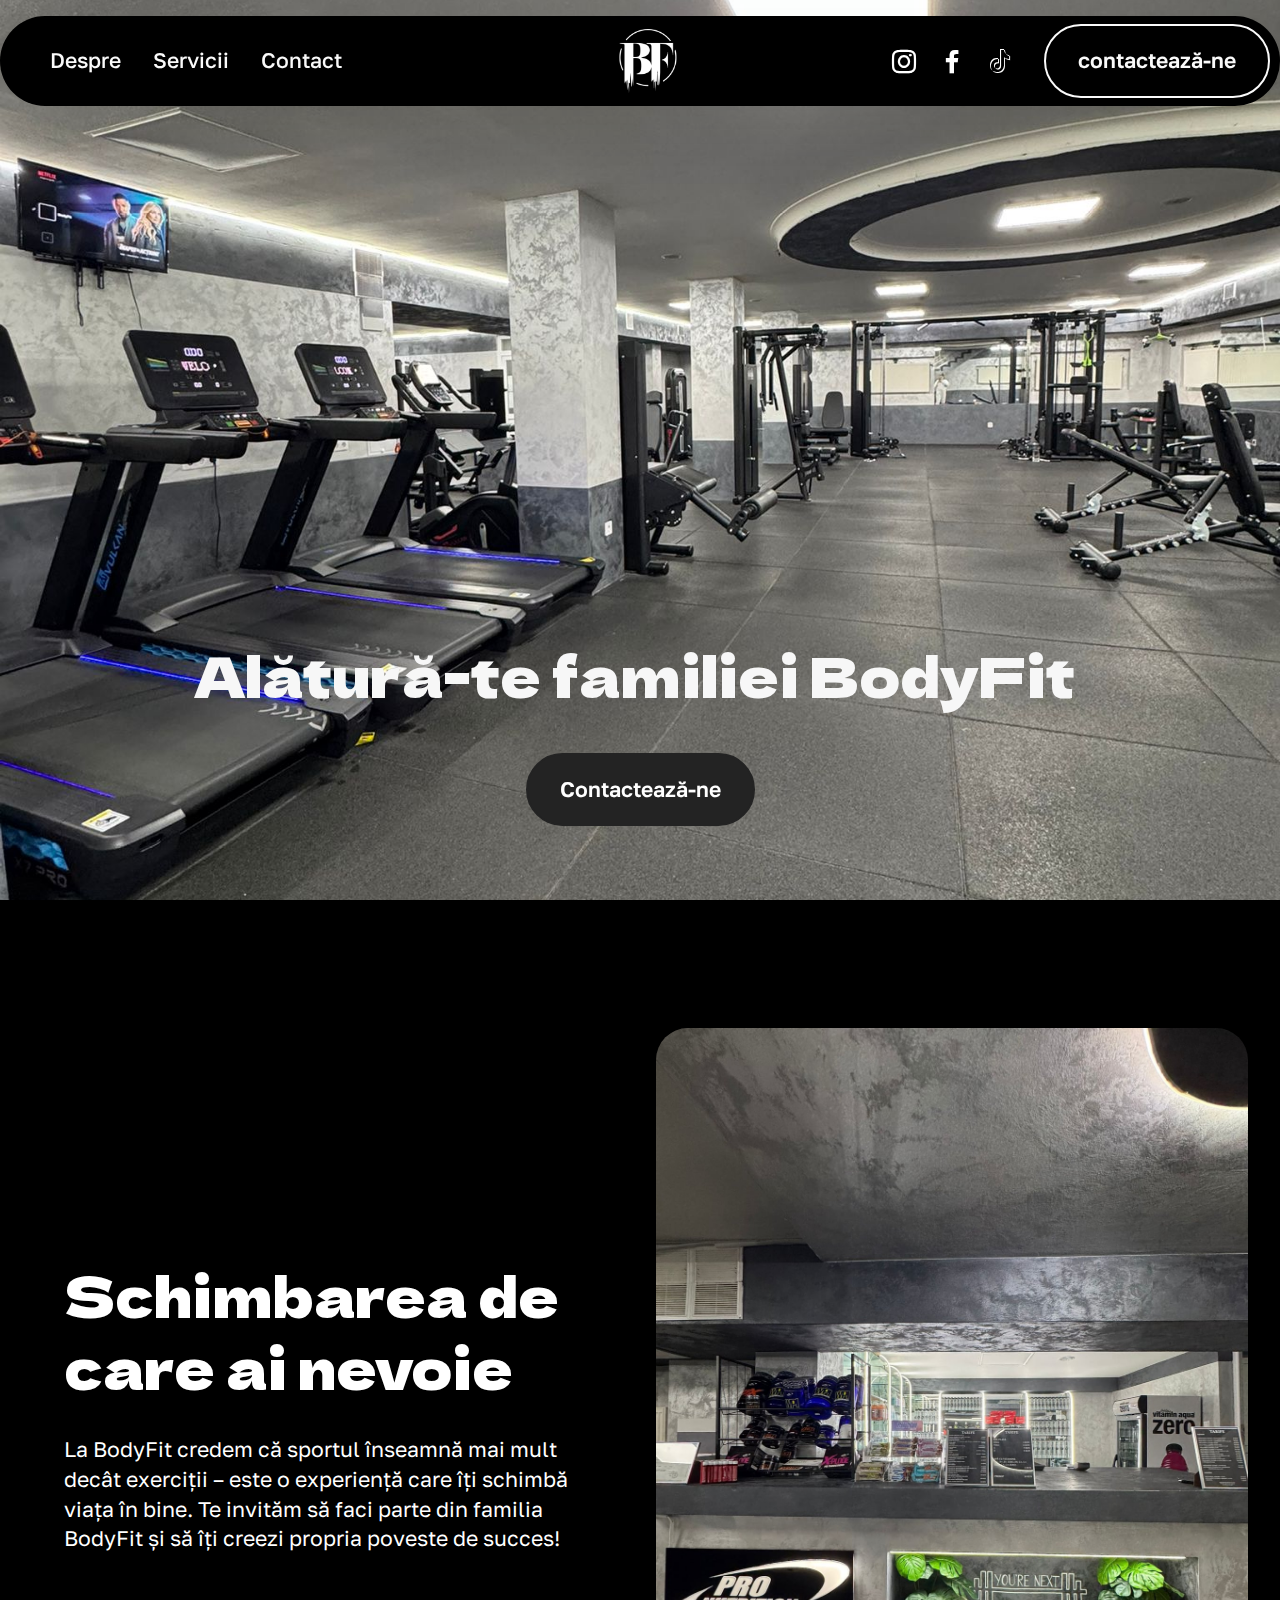
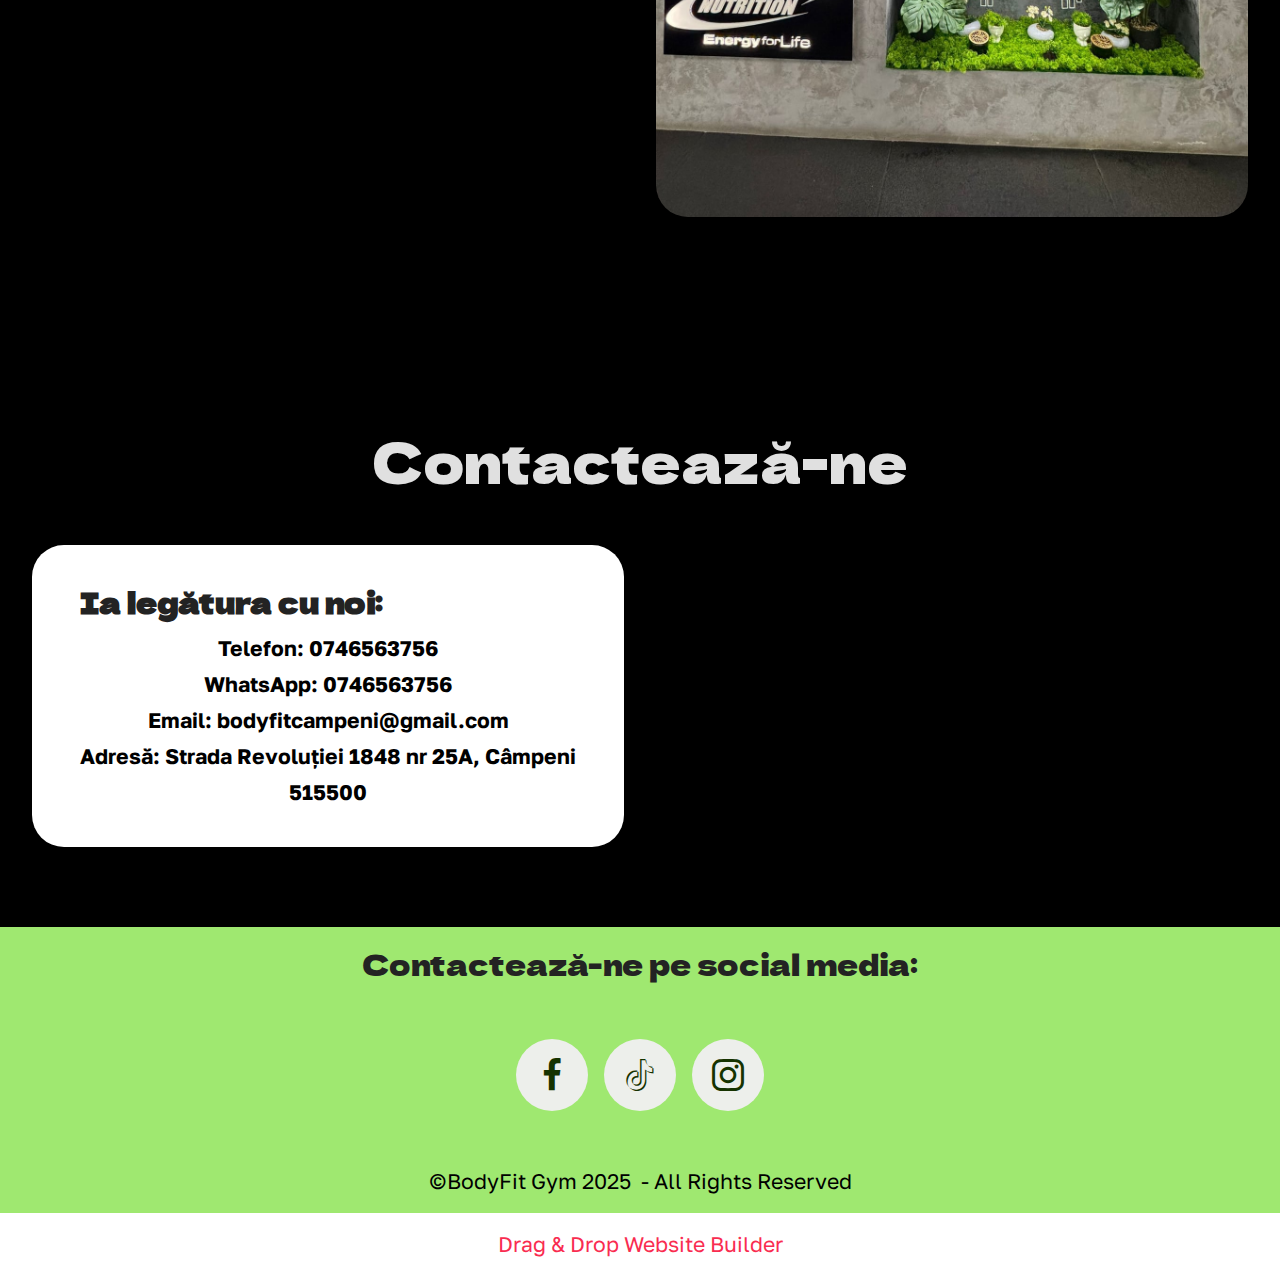
<file: page2.html>
<!DOCTYPE html>
<html  >
<head>
  <!-- Site made with Mobirise Website Builder v6.1.4, https://mobirise.com -->
  <meta charset="UTF-8">
  <meta http-equiv="X-UA-Compatible" content="IE=edge">
  <meta name="generator" content="Mobirise v6.1.4, mobirise.com">
  <meta name="viewport" content="width=device-width, initial-scale=1, minimum-scale=1">
  <link rel="shortcut icon" href="assets/images/colored-logo-2.png" type="image/x-icon">
  <meta name="description" content="">
  
  
  <title>contact</title>
  <link rel="stylesheet" href="assets/web/assets/mobirise-icons2/mobirise2.css">
  <link rel="stylesheet" href="assets/bootstrap/css/bootstrap.min.css">
  <link rel="stylesheet" href="assets/parallax/jarallax.css">
  <link rel="stylesheet" href="assets/dropdown/css/style.css">
  <link rel="stylesheet" href="assets/socicon/css/styles.css">
  <link rel="stylesheet" href="assets/theme/css/style.css">
  <link rel="preload" href="https://fonts.googleapis.com/css?family=Dela+Gothic+One:400&display=swap" as="style" onload="this.onload=null;this.rel='stylesheet'">
  <noscript><link rel="stylesheet" href="https://fonts.googleapis.com/css?family=Dela+Gothic+One:400&display=swap"></noscript>
  <link rel="preload" href="https://fonts.googleapis.com/css?family=Golos+Text:400,500,600,700,800,900&display=swap" as="style" onload="this.onload=null;this.rel='stylesheet'">
  <noscript><link rel="stylesheet" href="https://fonts.googleapis.com/css?family=Golos+Text:400,500,600,700,800,900&display=swap"></noscript>
  <link rel="preload" as="style" href="assets/mobirise/css/mbr-additional.css?v=MO17mz"><link rel="stylesheet" href="assets/mobirise/css/mbr-additional.css?v=MO17mz" type="text/css">

  
  
  
</head>
<body>
  
  <section data-bs-version="5.1" class="menu menu4 cid-uWwhQWvqsB" once="menu" id="menu04-h">
	

	<nav class="navbar navbar-dropdown navbar-fixed-top navbar-expand-lg">
		<div class="container">
			<div class="navbar-brand">
				<span class="navbar-logo">
					<a href="index.html#header17-0">
						<img src="assets/images/colored-logo-2.png" alt="Mobirise Website Builder" style="height: 4rem;">
					</a>
				</span>
				
			</div>
			<button class="navbar-toggler" type="button" data-toggle="collapse" data-bs-toggle="collapse" data-target="#navbarSupportedContent" data-bs-target="#navbarSupportedContent" aria-controls="navbarNavAltMarkup" aria-expanded="false" aria-label="Toggle navigation">
				<div class="hamburger">
					<span></span>
					<span></span>
					<span></span>
					<span></span>
				</div>
			</button>
			<div class="collapse navbar-collapse" id="navbarSupportedContent">
				<ul class="navbar-nav nav-dropdown" data-app-modern-menu="true"><li class="nav-item">
						<a class="nav-link link text-white text-primary display-4" href="index.html#header17-0">Despre</a>
					</li>
					<li class="nav-item">
						<a class="nav-link link show text-white text-primary display-4" href="page1.html#header17-1" aria-expanded="false">Servicii</a>
					</li>
					<li class="nav-item">
						<a class="nav-link link text-white text-primary display-4" href="page2.html#header17-c">Contact</a>
					</li></ul>
				<div class="icons-menu">
					<a class="iconfont-wrapper" href="https://www.instagram.com/bodyfitcampeni/">
						<span class="p-2 mbr-iconfont socicon-instagram socicon"></span>
					</a>
					<a class="iconfont-wrapper" href="https://www.tiktok.com/@bodyfitcampeni">
						<span class="p-2 mbr-iconfont socicon-facebook socicon"></span>
					</a>
					<a class="iconfont-wrapper" href="https://www.facebook.com/people/BodyFit/61553692670336/?ref=_xav_ig_profile_page_web#">
						<span class="p-2 mbr-iconfont socicon-tiktok socicon"></span>
					</a>
					
				</div>
				<div class="navbar-buttons mbr-section-btn"><a class="btn btn-white-outline display-4" href="page2.html#contacts02-6">contactează-ne</a></div>
			</div>
		</div>
	</nav>
</section>

<section data-bs-version="5.1" class="header16 cid-uWvYkosiQ0 mbr-fullscreen mbr-parallax-background" id="header17-c">
  
  
  <div class="container-fluid">
    <div class="row">
      <div class="content-wrap col-12 col-md-12">
        <h1 class="mbr-section-title mbr-fonts-style mbr-white mb-4 display-2">Alătură-te familiei BodyFit<strong>&nbsp;</strong></h1>
        
        
        <div class="mbr-section-btn"><a class="btn btn-black display-7" href="page2.html#contacts02-6">Contactează-ne</a></div>
      </div>
    </div>
  </div>
</section>

<section data-bs-version="5.1" class="start article4 cid-uWS2OTVNYV" id="article04-12">
	

	
	

	<div class="container">
		<div class="row justify-content-center">
			<div class="col-12 col-md-12 col-lg-6 image-wrapper">
				<img class="w-100" src="assets/images/sala204-1256x1675.jpg" alt="Mobirise Website Builder">
			</div>
			<div class="col-12 col-md-12 col-lg">
				<div class="text-wrapper align-left">
					<h1 class="mbr-section-title mbr-fonts-style mb-4 display-2">Schimbarea de care ai nevoie</h1>
					<p class="mbr-text mbr-fonts-style mb-4 display-7">La BodyFit credem că sportul înseamnă mai mult decât exerciții – este o experiență care îți schimbă viața în bine. Te invităm să faci parte din familia BodyFit și să îți creezi propria poveste de succes!</p><p></p>
					
				</div>
			</div>
		</div>
	</div>
</section>

<section data-bs-version="5.1" class="contacts02 map1 cid-uWvQhsuVu9" id="contacts02-6">

    

    
    <div class="container">
        <div class="row justify-content-center">
            <div class="col-12 content-head">
                <div class="mbr-section-head mb-5">
                    <h3 class="mbr-section-title mbr-fonts-style align-center mb-0 display-2">
                        Contactează-ne</h3>
                    
                </div>
            </div>
        </div>
        <div class="row justify-content-center">
            <div class="card col-12 col-md-12 col-lg-6">
                <div class="card-wrapper">
                    <div class="text-wrapper">
                        <h5 class="cardTitle mbr-fonts-style mb-2 display-5"><strong>&nbsp; Ia legătura cu noi:</strong></h5>
                        <ul class="list mbr-fonts-style display-7">
                            <li class="mbr-text item-wrap"><strong>Telefon: 0746563756</strong></li>
                            <li class="mbr-text item-wrap"><strong>WhatsApp: 0746563756</strong></li>
                            <li class="mbr-text item-wrap"><strong>Email: bodyfitcampeni@gmail.com</strong></li>
                            <li class="mbr-text item-wrap"><strong>Adresă: Strada Revoluției 1848 nr 25A, Câmpeni 515500</strong></li>
                        </ul>
                    </div>
                </div>
            </div>
            <div class="map-wrapper col-md-12 col-lg-6">
                <div class="google-map"><iframe frameborder="0" style="border:0" src="https://www.google.com/maps/embed?pb=!1m18!1m12!1m3!1d2753.2943408435112!2d23.052391399999998!3d46.36354789999999!2m3!1f0!2f0!3f0!3m2!1i1024!2i768!4f13.1!3m3!1m2!1s0x47492d84dff2567f%3A0xe108d53310c5539b!2sBodyFit%20C%C3%A2mpeni!5e0!3m2!1sro!2sro!4v1757613565836!5m2!1sro!2sro" allowfullscreen=""></iframe></div>
            </div>
        </div>
    </div>
</section>

<section data-bs-version="5.1" class="footer3 cid-uWBFawNd1T" once="footers" id="footer03-y">

        

    

    <div class="container">
        <div class="row">
            <div class="row-links">
                <ul class="header-menu">
                  
                  
                  
                  
                <li class="header-menu-item mbr-fonts-style display-5">Contactează-ne pe social media:</li></ul>
              </div>

            <div class="col-12 mt-4">
                <div class="social-row">
                    <div class="soc-item">
                        <a href="https://www.facebook.com/people/BodyFit/61553692670336/?ref=_xav_ig_profile_page_web#" target="_blank">
                            <span class="mbr-iconfont display-7 socicon-facebook socicon"></span>
                        </a>
                    </div>
                    <div class="soc-item">
                        <a href="https://www.tiktok.com/@bodyfitcampeni" target="_blank">
                            <span class="mbr-iconfont socicon-tiktok socicon"></span>
                        </a>
                    </div>
                    <div class="soc-item">
                        <a href="https://www.instagram.com/bodyfitcampeni/" target="_blank">
                            <span class="mbr-iconfont socicon-instagram socicon"></span>
                        </a>
                    </div>
                    
                    
                </div>
            </div>
            <div class="col-12 mt-5">
                <p class="mbr-fonts-style copyright display-7">
                    ©BodyFit Gym 2025&nbsp; - All Rights Reserved
                </p>
            </div>
        </div>
    </div>
</section><section class="display-7" style="padding: 0;align-items: center;justify-content: center;flex-wrap: wrap;    align-content: center;display: flex;position: relative;height: 4rem;"><a href="https://mobiri.se/" style="flex: 1 1;height: 4rem;position: absolute;width: 100%;z-index: 1;"><img alt="" style="height: 4rem;" src="[data-uri]"></a><p style="margin: 0;text-align: center;" class="display-7">&#8204;</p><a style="z-index:1" href="https://mobirise.com/drag-drop-website-builder.html">Drag & Drop Website Builder</a></section><script src="assets/bootstrap/js/bootstrap.bundle.min.js"></script>  <script src="assets/parallax/jarallax.js"></script>  <script src="assets/smoothscroll/smooth-scroll.js"></script>  <script src="assets/ytplayer/index.js"></script>  <script src="assets/dropdown/js/navbar-dropdown.js"></script>  <script src="assets/theme/js/script.js"></script>  
  
  
</body>
</html>
</file>
<file: assets/web/assets/mobirise-icons2/mobirise2.css>
@font-face {
  font-family: 'Moririse2';
  font-display: swap;
  src:  url('mobirise2.eot?f2bix4');
  src:  url('mobirise2.eot?f2bix4#iefix') format('embedded-opentype'),
    url('mobirise2.ttf?f2bix4') format('truetype'),
    url('mobirise2.woff?f2bix4') format('woff'),
    url('mobirise2.svg?f2bix4#mobirise2') format('svg');
  font-weight: normal;
  font-style: normal;
}

[class^="mobi-"], [class*=" mobi-"] {
  /* use !important to prevent issues with browser extensions that change fonts */
  font-family: 'Moririse2' !important;
  speak: none;
  font-style: normal;
  font-weight: normal;
  font-variant: normal;
  text-transform: none;
  line-height: 1;

  /* Better Font Rendering =========== */
  -webkit-font-smoothing: antialiased;
  -moz-osx-font-smoothing: grayscale;
}

.mobi-mbri-add-submenu:before {
  content: "\e900";
}
.mobi-mbri-alert:before {
  content: "\e901";
}
.mobi-mbri-align-center:before {
  content: "\e902";
}
.mobi-mbri-align-justify:before {
  content: "\e903";
}
.mobi-mbri-align-left:before {
  content: "\e904";
}
.mobi-mbri-align-right:before {
  content: "\e905";
}
.mobi-mbri-android:before {
  content: "\e906";
}
.mobi-mbri-apple:before {
  content: "\e907";
}
.mobi-mbri-arrow-down:before {
  content: "\e908";
}
.mobi-mbri-arrow-next:before {
  content: "\e909";
}
.mobi-mbri-arrow-prev:before {
  content: "\e90a";
}
.mobi-mbri-arrow-up:before {
  content: "\e90b";
}
.mobi-mbri-bold:before {
  content: "\e90c";
}
.mobi-mbri-bookmark:before {
  content: "\e90d";
}
.mobi-mbri-bootstrap:before {
  content: "\e90e";
}
.mobi-mbri-briefcase:before {
  content: "\e90f";
}
.mobi-mbri-browse:before {
  content: "\e910";
}
.mobi-mbri-bulleted-list:before {
  content: "\e911";
}
.mobi-mbri-calendar:before {
  content: "\e912";
}
.mobi-mbri-camera:before {
  content: "\e913";
}
.mobi-mbri-cart-add:before {
  content: "\e914";
}
.mobi-mbri-cart-full:before {
  content: "\e915";
}
.mobi-mbri-cash:before {
  content: "\e916";
}
.mobi-mbri-change-style:before {
  content: "\e917";
}
.mobi-mbri-chat:before {
  content: "\e918";
}
.mobi-mbri-clock:before {
  content: "\e919";
}
.mobi-mbri-close:before {
  content: "\e91a";
}
.mobi-mbri-cloud:before {
  content: "\e91b";
}
.mobi-mbri-code:before {
  content: "\e91c";
}
.mobi-mbri-contact-form:before {
  content: "\e91d";
}
.mobi-mbri-credit-card:before {
  content: "\e91e";
}
.mobi-mbri-cursor-click:before {
  content: "\e91f";
}
.mobi-mbri-cust-feedback:before {
  content: "\e920";
}
.mobi-mbri-database:before {
  content: "\e921";
}
.mobi-mbri-delivery:before {
  content: "\e922";
}
.mobi-mbri-desktop:before {
  content: "\e923";
}
.mobi-mbri-devices:before {
  content: "\e924";
}
.mobi-mbri-down:before {
  content: "\e925";
}
.mobi-mbri-download-2:before {
  content: "\e926";
}
.mobi-mbri-download:before {
  content: "\e927";
}
.mobi-mbri-drag-n-drop-2:before {
  content: "\e928";
}
.mobi-mbri-drag-n-drop:before {
  content: "\e929";
}
.mobi-mbri-edit-2:before {
  content: "\e92a";
}
.mobi-mbri-edit:before {
  content: "\e92b";
}
.mobi-mbri-error:before {
  content: "\e92c";
}
.mobi-mbri-extension:before {
  content: "\e92d";
}
.mobi-mbri-features:before {
  content: "\e92e";
}
.mobi-mbri-file:before {
  content: "\e92f";
}
.mobi-mbri-flag:before {
  content: "\e930";
}
.mobi-mbri-folder:before {
  content: "\e931";
}
.mobi-mbri-gift:before {
  content: "\e932";
}
.mobi-mbri-github:before {
  content: "\e933";
}
.mobi-mbri-globe-2:before {
  content: "\e934";
}
.mobi-mbri-globe:before {
  content: "\e935";
}
.mobi-mbri-growing-chart:before {
  content: "\e936";
}
.mobi-mbri-hearth:before {
  content: "\e937";
}
.mobi-mbri-help:before {
  content: "\e938";
}
.mobi-mbri-home:before {
  content: "\e939";
}
.mobi-mbri-hot-cup:before {
  content: "\e93a";
}
.mobi-mbri-idea:before {
  content: "\e93b";
}
.mobi-mbri-image-gallery:before {
  content: "\e93c";
}
.mobi-mbri-image-slider:before {
  content: "\e93d";
}
.mobi-mbri-info:before {
  content: "\e93e";
}
.mobi-mbri-italic:before {
  content: "\e93f";
}
.mobi-mbri-key:before {
  content: "\e940";
}
.mobi-mbri-laptop:before {
  content: "\e941";
}
.mobi-mbri-layers:before {
  content: "\e942";
}
.mobi-mbri-left-right:before {
  content: "\e943";
}
.mobi-mbri-left:before {
  content: "\e944";
}
.mobi-mbri-letter:before {
  content: "\e945";
}
.mobi-mbri-like:before {
  content: "\e946";
}
.mobi-mbri-link:before {
  content: "\e947";
}
.mobi-mbri-lock:before {
  content: "\e948";
}
.mobi-mbri-login:before {
  content: "\e949";
}
.mobi-mbri-logout:before {
  content: "\e94a";
}
.mobi-mbri-magic-stick:before {
  content: "\e94b";
}
.mobi-mbri-map-pin:before {
  content: "\e94c";
}
.mobi-mbri-menu:before {
  content: "\e94d";
}
.mobi-mbri-mobile-2:before {
  content: "\e94e";
}
.mobi-mbri-mobile-horizontal:before {
  content: "\e94f";
}
.mobi-mbri-mobile:before {
  content: "\e950";
}
.mobi-mbri-mobirise:before {
  content: "\e951";
}
.mobi-mbri-more-horizontal:before {
  content: "\e952";
}
.mobi-mbri-more-vertical:before {
  content: "\e953";
}
.mobi-mbri-music:before {
  content: "\e954";
}
.mobi-mbri-new-file:before {
  content: "\e955";
}
.mobi-mbri-numbered-list:before {
  content: "\e956";
}
.mobi-mbri-opened-folder:before {
  content: "\e957";
}
.mobi-mbri-pages:before {
  content: "\e958";
}
.mobi-mbri-paper-plane:before {
  content: "\e959";
}
.mobi-mbri-paperclip:before {
  content: "\e95a";
}
.mobi-mbri-phone:before {
  content: "\e95b";
}
.mobi-mbri-photo:before {
  content: "\e95c";
}
.mobi-mbri-photos:before {
  content: "\e95d";
}
.mobi-mbri-pin:before {
  content: "\e95e";
}
.mobi-mbri-play:before {
  content: "\e95f";
}
.mobi-mbri-plus:before {
  content: "\e960";
}
.mobi-mbri-preview:before {
  content: "\e961";
}
.mobi-mbri-print:before {
  content: "\e962";
}
.mobi-mbri-protect:before {
  content: "\e963";
}
.mobi-mbri-question:before {
  content: "\e964";
}
.mobi-mbri-quote-left:before {
  content: "\e965";
}
.mobi-mbri-quote-right:before {
  content: "\e966";
}
.mobi-mbri-redo:before {
  content: "\e967";
}
.mobi-mbri-refresh:before {
  content: "\e968";
}
.mobi-mbri-responsive-2:before {
  content: "\e969";
}
.mobi-mbri-responsive:before {
  content: "\e96a";
}
.mobi-mbri-right:before {
  content: "\e96b";
}
.mobi-mbri-rocket:before {
  content: "\e96c";
}
.mobi-mbri-sad-face:before {
  content: "\e96d";
}
.mobi-mbri-sale:before {
  content: "\e96e";
}
.mobi-mbri-save:before {
  content: "\e96f";
}
.mobi-mbri-search:before {
  content: "\e970";
}
.mobi-mbri-setting-2:before {
  content: "\e971";
}
.mobi-mbri-setting-3:before {
  content: "\e972";
}
.mobi-mbri-setting:before {
  content: "\e973";
}
.mobi-mbri-share:before {
  content: "\e974";
}
.mobi-mbri-shopping-bag:before {
  content: "\e975";
}
.mobi-mbri-shopping-basket:before {
  content: "\e976";
}
.mobi-mbri-shopping-cart:before {
  content: "\e977";
}
.mobi-mbri-sites:before {
  content: "\e978";
}
.mobi-mbri-smile-face:before {
  content: "\e979";
}
.mobi-mbri-speed:before {
  content: "\e97a";
}
.mobi-mbri-star:before {
  content: "\e97b";
}
.mobi-mbri-success:before {
  content: "\e97c";
}
.mobi-mbri-sun:before {
  content: "\e97d";
}
.mobi-mbri-sun2:before {
  content: "\e97e";
}
.mobi-mbri-tablet-vertical:before {
  content: "\e97f";
}
.mobi-mbri-tablet:before {
  content: "\e980";
}
.mobi-mbri-target:before {
  content: "\e981";
}
.mobi-mbri-timer:before {
  content: "\e982";
}
.mobi-mbri-to-ftp:before {
  content: "\e983";
}
.mobi-mbri-to-local-drive:before {
  content: "\e984";
}
.mobi-mbri-touch-swipe:before {
  content: "\e985";
}
.mobi-mbri-touch:before {
  content: "\e986";
}
.mobi-mbri-trash:before {
  content: "\e987";
}
.mobi-mbri-underline:before {
  content: "\e988";
}
.mobi-mbri-undo:before {
  content: "\e989";
}
.mobi-mbri-unlink:before {
  content: "\e98a";
}
.mobi-mbri-unlock:before {
  content: "\e98b";
}
.mobi-mbri-up-down:before {
  content: "\e98c";
}
.mobi-mbri-up:before {
  content: "\e98d";
}
.mobi-mbri-update:before {
  content: "\e98e";
}
.mobi-mbri-upload-2:before {
  content: "\e98f";
}
.mobi-mbri-upload:before {
  content: "\e990";
}
.mobi-mbri-user-2:before {
  content: "\e991";
}
.mobi-mbri-user:before {
  content: "\e992";
}
.mobi-mbri-users:before {
  content: "\e993";
}
.mobi-mbri-video-play:before {
  content: "\e994";
}
.mobi-mbri-video:before {
  content: "\e995";
}
.mobi-mbri-watch:before {
  content: "\e996";
}
.mobi-mbri-website-theme-2:before {
  content: "\e997";
}
.mobi-mbri-website-theme:before {
  content: "\e998";
}
.mobi-mbri-wifi:before {
  content: "\e999";
}
.mobi-mbri-windows:before {
  content: "\e99a";
}
.mobi-mbri-zoom-in:before {
  content: "\e99b";
}
.mobi-mbri-zoom-out:before {
  content: "\e99c";
}
</file>
<file: assets/parallax/jarallax.css>
.jarallax {
    position: relative;
    z-index: 0;
}
.jarallax > .jarallax-img {
    position: absolute;
    object-fit: cover;
    /* support for plugin https://github.com/bfred-it/object-fit-images */
    font-family: 'object-fit: cover;';
    top: 0;
    left: 0;
    width: 100%;
    height: 100%;
    z-index: -1;
}
</file>
<file: assets/dropdown/css/style.css>
.navbar-dropdown {
  left: 0;
  padding: 0;
  position: absolute;
  right: 0;
  top: 0;
  transition: all 0.45s ease;
  z-index: 1030;
  background: #282828; }
  .navbar-dropdown .navbar-logo {
    margin-right: 0.8rem;
    transition: margin 0.3s ease-in-out;
    vertical-align: middle; }
    .navbar-dropdown .navbar-logo img {
      height: 3.125rem;
      transition: all 0.3s ease-in-out; }
    .navbar-dropdown .navbar-logo.mbr-iconfont {
      font-size: 3.125rem;
      line-height: 3.125rem; }
  .navbar-dropdown .navbar-caption {
    font-weight: 700;
    white-space: normal;
    vertical-align: -4px;
    line-height: 3.125rem !important; }
    .navbar-dropdown .navbar-caption, .navbar-dropdown .navbar-caption:hover {
      color: inherit;
      text-decoration: none; }
  .navbar-dropdown .mbr-iconfont + .navbar-caption {
    vertical-align: -1px; }
  .navbar-dropdown.navbar-fixed-top {
    position: fixed; }
  .navbar-dropdown .navbar-brand span {
    vertical-align: -4px; }
  .navbar-dropdown.bg-color.transparent {
    background: none; }
  .navbar-dropdown.navbar-short .navbar-brand {
    padding: 0.625rem 0; }
    .navbar-dropdown.navbar-short .navbar-brand span {
      vertical-align: -1px; }
  .navbar-dropdown.navbar-short .navbar-caption {
    line-height: 2.375rem !important;
    vertical-align: -2px; }
  .navbar-dropdown.navbar-short .navbar-logo {
    margin-right: 0.5rem; }
    .navbar-dropdown.navbar-short .navbar-logo img {
      height: 2.375rem; }
    .navbar-dropdown.navbar-short .navbar-logo.mbr-iconfont {
      font-size: 2.375rem;
      line-height: 2.375rem; }
  .navbar-dropdown.navbar-short .mbr-table-cell {
    height: 3.625rem; }
  .navbar-dropdown .navbar-close {
    left: 0.6875rem;
    position: fixed;
    top: 0.75rem;
    z-index: 1000; }
  .navbar-dropdown .hamburger-icon {
    content: "";
    display: inline-block;
    vertical-align: middle;
    width: 16px;
    -webkit-box-shadow: 0 -6px 0 1px #282828,0 0 0 1px #282828,0 6px 0 1px #282828;
    -moz-box-shadow: 0 -6px 0 1px #282828,0 0 0 1px #282828,0 6px 0 1px #282828;
    box-shadow: 0 -6px 0 1px #282828,0 0 0 1px #282828,0 6px 0 1px #282828; }

.dropdown-menu .dropdown-toggle[data-toggle="dropdown-submenu"]::after {
  border-bottom: 0.35em solid transparent;
  border-left: 0.35em solid;
  border-right: 0;
  border-top: 0.35em solid transparent;
  margin-left: 0.3rem; }

.dropdown-menu .dropdown-item:focus {
  outline: 0; }

.nav-dropdown {
  font-size: 0.75rem;
  font-weight: 500;
  height: auto !important; }
  .nav-dropdown .nav-btn {
    padding-left: 1rem; }
  .nav-dropdown .link {
    margin: .667em 1.667em;
    font-weight: 500;
    padding: 0;
    transition: color .2s ease-in-out; }
    .nav-dropdown .link.dropdown-toggle {
      margin-right: 2.583em; }
      .nav-dropdown .link.dropdown-toggle::after {
        margin-left: .25rem;
        border-top: 0.35em solid;
        border-right: 0.35em solid transparent;
        border-left: 0.35em solid transparent;
        border-bottom: 0; }
      .nav-dropdown .link.dropdown-toggle[aria-expanded="true"] {
        margin: 0;
        padding: 0.667em 3.263em  0.667em 1.667em; }
  .nav-dropdown .link::after,
  .nav-dropdown .dropdown-item::after {
    color: inherit; }
  .nav-dropdown .btn {
    font-size: 0.75rem;
    font-weight: 700;
    letter-spacing: 0;
    margin-bottom: 0;
    padding-left: 1.25rem;
    padding-right: 1.25rem; }
  .nav-dropdown .dropdown-menu {
    border-radius: 0;
    border: 0;
    left: 0;
    margin: 0;
    padding-bottom: 1.25rem;
    padding-top: 1.25rem;
    position: relative; }
  .nav-dropdown .dropdown-submenu {
    margin-left: 0.125rem;
    top: 0; }
  .nav-dropdown .dropdown-item {
    font-weight: 500;
    line-height: 2;
    padding: 0.3846em 4.615em 0.3846em 1.5385em;
    position: relative;
    transition: color .2s ease-in-out, background-color .2s ease-in-out; }
    .nav-dropdown .dropdown-item::after {
      margin-top: -0.3077em;
      position: absolute;
      right: 1.1538em;
      top: 50%; }
    .nav-dropdown .dropdown-item:focus, .nav-dropdown .dropdown-item:hover {
      background: none; }

@media (max-width: 767px) {
  .nav-dropdown.navbar-toggleable-sm {
    bottom: 0;
    display: none;
    left: 0;
    overflow-x: hidden;
    position: fixed;
    top: 0;
    transform: translateX(-100%);
    -ms-transform: translateX(-100%);
    -webkit-transform: translateX(-100%);
    width: 18.75rem;
    z-index: 999; } }
.nav-dropdown.navbar-toggleable-xl {
  bottom: 0;
  display: none;
  left: 0;
  overflow-x: hidden;
  position: fixed;
  top: 0;
  transform: translateX(-100%);
  -ms-transform: translateX(-100%);
  -webkit-transform: translateX(-100%);
  width: 18.75rem;
  z-index: 999; }

.nav-dropdown-sm {
  display: block !important;
  overflow-x: hidden;
  overflow: auto;
  padding-top: 3.875rem; }
  .nav-dropdown-sm::after {
    content: "";
    display: block;
    height: 3rem;
    width: 100%; }
  .nav-dropdown-sm.collapse.in ~ .navbar-close {
    display: block !important; }
  .nav-dropdown-sm.collapsing, .nav-dropdown-sm.collapse.in {
    transform: translateX(0);
    -ms-transform: translateX(0);
    -webkit-transform: translateX(0);
    transition: all 0.25s ease-out;
    -webkit-transition: all 0.25s ease-out;
    background: #282828; }
  .nav-dropdown-sm.collapsing[aria-expanded="false"] {
    transform: translateX(-100%);
    -ms-transform: translateX(-100%);
    -webkit-transform: translateX(-100%); }
  .nav-dropdown-sm .nav-item {
    display: block;
    margin-left: 0 !important;
    padding-left: 0; }
  .nav-dropdown-sm .link,
  .nav-dropdown-sm .dropdown-item {
    border-top: 1px dotted rgba(255, 255, 255, 0.1);
    font-size: 0.8125rem;
    line-height: 1.6;
    margin: 0 !important;
    padding: 0.875rem 2.4rem 0.875rem 1.5625rem !important;
    position: relative;
    white-space: normal; }
    .nav-dropdown-sm .link:focus, .nav-dropdown-sm .link:hover,
    .nav-dropdown-sm .dropdown-item:focus,
    .nav-dropdown-sm .dropdown-item:hover {
      background: rgba(0, 0, 0, 0.2) !important;
      color: #c0a375; }
  .nav-dropdown-sm .nav-btn {
    position: relative;
    padding: 1.5625rem 1.5625rem 0 1.5625rem; }
    .nav-dropdown-sm .nav-btn::before {
      border-top: 1px dotted rgba(255, 255, 255, 0.1);
      content: "";
      left: 0;
      position: absolute;
      top: 0;
      width: 100%; }
    .nav-dropdown-sm .nav-btn + .nav-btn {
      padding-top: 0.625rem; }
      .nav-dropdown-sm .nav-btn + .nav-btn::before {
        display: none; }
  .nav-dropdown-sm .btn {
    padding: 0.625rem 0; }
  .nav-dropdown-sm .dropdown-toggle[data-toggle="dropdown-submenu"]::after {
    margin-left: .25rem;
    border-top: 0.35em solid;
    border-right: 0.35em solid transparent;
    border-left: 0.35em solid transparent;
    border-bottom: 0; }
  .nav-dropdown-sm .dropdown-toggle[data-toggle="dropdown-submenu"][aria-expanded="true"]::after {
    border-top: 0;
    border-right: 0.35em solid transparent;
    border-left: 0.35em solid transparent;
    border-bottom: 0.35em solid; }
  .nav-dropdown-sm .dropdown-menu {
    margin: 0;
    padding: 0;
    position: relative;
    top: 0;
    left: 0;
    width: 100%;
    border: 0;
    float: none;
    border-radius: 0;
    background: none; }
  .nav-dropdown-sm .dropdown-submenu {
    left: 100%;
    margin-left: 0.125rem;
    margin-top: -1.25rem;
    top: 0; }

.navbar-toggleable-sm .nav-dropdown .dropdown-menu {
  position: absolute; }

.navbar-toggleable-sm .nav-dropdown .dropdown-submenu {
  left: 100%;
  margin-left: 0.125rem;
  margin-top: -1.25rem;
  top: 0; }

.navbar-toggleable-sm.opened .nav-dropdown .dropdown-menu {
  position: relative; }

.navbar-toggleable-sm.opened .nav-dropdown .dropdown-submenu {
  left: 0;
  margin-left: 00rem;
  margin-top: 0rem;
  top: 0; }

.is-builder .nav-dropdown.collapsing {
  transition: none !important; }
</file>
<file: assets/socicon/css/styles.css>
@charset "UTF-8";

@font-face {
  font-family: 'Socicon';
  src:  url('../fonts/socicon.eot');
  src:  url('../fonts/socicon.eot?#iefix') format('embedded-opentype'),
    url('../fonts/socicon.woff2') format('woff2'),
    url('../fonts/socicon.ttf') format('truetype'),
    url('../fonts/socicon.woff') format('woff'),
    url('../fonts/socicon.svg#socicon') format('svg');
  font-weight: normal;
  font-style: normal;
  font-display: swap;
}

[data-icon]:before {
  font-family: "socicon" !important;
  content: attr(data-icon);
  font-style: normal !important;
  font-weight: normal !important;
  font-variant: normal !important;
  text-transform: none !important;
  speak: none;
  line-height: 1;
  -webkit-font-smoothing: antialiased;
  -moz-osx-font-smoothing: grayscale;
}

[class^="socicon-"], [class*=" socicon-"] {
  /* use !important to prevent issues with browser extensions that change fonts */
  font-family: 'Socicon' !important;
  speak: none;
  font-style: normal;
  font-weight: normal;
  font-variant: normal;
  text-transform: none;
  line-height: 1;

  /* Better Font Rendering =========== */
  -webkit-font-smoothing: antialiased;
  -moz-osx-font-smoothing: grayscale;
}

.socicon-500px:before {
  content: "\e000";
}
.socicon-8tracks:before {
  content: "\e001";
}
.socicon-airbnb:before {
  content: "\e002";
}
.socicon-alliance:before {
  content: "\e003";
}
.socicon-amazon:before {
  content: "\e004";
}
.socicon-amplement:before {
  content: "\e005";
}
.socicon-android:before {
  content: "\e006";
}
.socicon-angellist:before {
  content: "\e007";
}
.socicon-apple:before {
  content: "\e008";
}
.socicon-appnet:before {
  content: "\e009";
}
.socicon-baidu:before {
  content: "\e00a";
}
.socicon-bandcamp:before {
  content: "\e00b";
}
.socicon-battlenet:before {
  content: "\e00c";
}
.socicon-mixer:before {
  content: "\e00d";
}
.socicon-bebee:before {
  content: "\e00e";
}
.socicon-bebo:before {
  content: "\e00f";
}
.socicon-behance:before {
  content: "\e010";
}
.socicon-blizzard:before {
  content: "\e011";
}
.socicon-blogger:before {
  content: "\e012";
}
.socicon-buffer:before {
  content: "\e013";
}
.socicon-chrome:before {
  content: "\e014";
}
.socicon-coderwall:before {
  content: "\e015";
}
.socicon-curse:before {
  content: "\e016";
}
.socicon-dailymotion:before {
  content: "\e017";
}
.socicon-deezer:before {
  content: "\e018";
}
.socicon-delicious:before {
  content: "\e019";
}
.socicon-deviantart:before {
  content: "\e01a";
}
.socicon-diablo:before {
  content: "\e01b";
}
.socicon-digg:before {
  content: "\e01c";
}
.socicon-discord:before {
  content: "\e01d";
}
.socicon-disqus:before {
  content: "\e01e";
}
.socicon-douban:before {
  content: "\e01f";
}
.socicon-draugiem:before {
  content: "\e020";
}
.socicon-dribbble:before {
  content: "\e021";
}
.socicon-drupal:before {
  content: "\e022";
}
.socicon-ebay:before {
  content: "\e023";
}
.socicon-ello:before {
  content: "\e024";
}
.socicon-endomodo:before {
  content: "\e025";
}
.socicon-envato:before {
  content: "\e026";
}
.socicon-etsy:before {
  content: "\e027";
}
.socicon-facebook:before {
  content: "\e028";
}
.socicon-feedburner:before {
  content: "\e029";
}
.socicon-filmweb:before {
  content: "\e02a";
}
.socicon-firefox:before {
  content: "\e02b";
}
.socicon-flattr:before {
  content: "\e02c";
}
.socicon-flickr:before {
  content: "\e02d";
}
.socicon-formulr:before {
  content: "\e02e";
}
.socicon-forrst:before {
  content: "\e02f";
}
.socicon-foursquare:before {
  content: "\e030";
}
.socicon-friendfeed:before {
  content: "\e031";
}
.socicon-github:before {
  content: "\e032";
}
.socicon-goodreads:before {
  content: "\e033";
}
.socicon-google:before {
  content: "\e034";
}
.socicon-googlescholar:before {
  content: "\e035";
}
.socicon-googlegroups:before {
  content: "\e036";
}
.socicon-googlephotos:before {
  content: "\e037";
}
.socicon-googleplus:before {
  content: "\e038";
}
.socicon-grooveshark:before {
  content: "\e039";
}
.socicon-hackerrank:before {
  content: "\e03a";
}
.socicon-hearthstone:before {
  content: "\e03b";
}
.socicon-hellocoton:before {
  content: "\e03c";
}
.socicon-heroes:before {
  content: "\e03d";
}
.socicon-smashcast:before {
  content: "\e03e";
}
.socicon-horde:before {
  content: "\e03f";
}
.socicon-houzz:before {
  content: "\e040";
}
.socicon-icq:before {
  content: "\e041";
}
.socicon-identica:before {
  content: "\e042";
}
.socicon-imdb:before {
  content: "\e043";
}
.socicon-instagram:before {
  content: "\e044";
}
.socicon-issuu:before {
  content: "\e045";
}
.socicon-istock:before {
  content: "\e046";
}
.socicon-itunes:before {
  content: "\e047";
}
.socicon-keybase:before {
  content: "\e048";
}
.socicon-lanyrd:before {
  content: "\e049";
}
.socicon-lastfm:before {
  content: "\e04a";
}
.socicon-line:before {
  content: "\e04b";
}
.socicon-linkedin:before {
  content: "\e04c";
}
.socicon-livejournal:before {
  content: "\e04d";
}
.socicon-lyft:before {
  content: "\e04e";
}
.socicon-macos:before {
  content: "\e04f";
}
.socicon-mail:before {
  content: "\e050";
}
.socicon-medium:before {
  content: "\e051";
}
.socicon-meetup:before {
  content: "\e052";
}
.socicon-mixcloud:before {
  content: "\e053";
}
.socicon-modelmayhem:before {
  content: "\e054";
}
.socicon-mumble:before {
  content: "\e055";
}
.socicon-myspace:before {
  content: "\e056";
}
.socicon-newsvine:before {
  content: "\e057";
}
.socicon-nintendo:before {
  content: "\e058";
}
.socicon-npm:before {
  content: "\e059";
}
.socicon-odnoklassniki:before {
  content: "\e05a";
}
.socicon-openid:before {
  content: "\e05b";
}
.socicon-opera:before {
  content: "\e05c";
}
.socicon-outlook:before {
  content: "\e05d";
}
.socicon-overwatch:before {
  content: "\e05e";
}
.socicon-patreon:before {
  content: "\e05f";
}
.socicon-paypal:before {
  content: "\e060";
}
.socicon-periscope:before {
  content: "\e061";
}
.socicon-persona:before {
  content: "\e062";
}
.socicon-pinterest:before {
  content: "\e063";
}
.socicon-play:before {
  content: "\e064";
}
.socicon-player:before {
  content: "\e065";
}
.socicon-playstation:before {
  content: "\e066";
}
.socicon-pocket:before {
  content: "\e067";
}
.socicon-qq:before {
  content: "\e068";
}
.socicon-quora:before {
  content: "\e069";
}
.socicon-raidcall:before {
  content: "\e06a";
}
.socicon-ravelry:before {
  content: "\e06b";
}
.socicon-reddit:before {
  content: "\e06c";
}
.socicon-renren:before {
  content: "\e06d";
}
.socicon-researchgate:before {
  content: "\e06e";
}
.socicon-residentadvisor:before {
  content: "\e06f";
}
.socicon-reverbnation:before {
  content: "\e070";
}
.socicon-rss:before {
  content: "\e071";
}
.socicon-sharethis:before {
  content: "\e072";
}
.socicon-skype:before {
  content: "\e073";
}
.socicon-slideshare:before {
  content: "\e074";
}
.socicon-smugmug:before {
  content: "\e075";
}
.socicon-snapchat:before {
  content: "\e076";
}
.socicon-songkick:before {
  content: "\e077";
}
.socicon-soundcloud:before {
  content: "\e078";
}
.socicon-spotify:before {
  content: "\e079";
}
.socicon-stackexchange:before {
  content: "\e07a";
}
.socicon-stackoverflow:before {
  content: "\e07b";
}
.socicon-starcraft:before {
  content: "\e07c";
}
.socicon-stayfriends:before {
  content: "\e07d";
}
.socicon-steam:before {
  content: "\e07e";
}
.socicon-storehouse:before {
  content: "\e07f";
}
.socicon-strava:before {
  content: "\e080";
}
.socicon-streamjar:before {
  content: "\e081";
}
.socicon-stumbleupon:before {
  content: "\e082";
}
.socicon-swarm:before {
  content: "\e083";
}
.socicon-teamspeak:before {
  content: "\e084";
}
.socicon-teamviewer:before {
  content: "\e085";
}
.socicon-technorati:before {
  content: "\e086";
}
.socicon-telegram:before {
  content: "\e087";
}
.socicon-tripadvisor:before {
  content: "\e088";
}
.socicon-tripit:before {
  content: "\e089";
}
.socicon-triplej:before {
  content: "\e08a";
}
.socicon-tumblr:before {
  content: "\e08b";
}
.socicon-twitch:before {
  content: "\e08c";
}
.socicon-twitter:before {
  content: "\e08d";
}
.socicon-uber:before {
  content: "\e08e";
}
.socicon-ventrilo:before {
  content: "\e08f";
}
.socicon-viadeo:before {
  content: "\e090";
}
.socicon-viber:before {
  content: "\e091";
}
.socicon-viewbug:before {
  content: "\e092";
}
.socicon-vimeo:before {
  content: "\e093";
}
.socicon-vine:before {
  content: "\e094";
}
.socicon-vkontakte:before {
  content: "\e095";
}
.socicon-warcraft:before {
  content: "\e096";
}
.socicon-wechat:before {
  content: "\e097";
}
.socicon-weibo:before {
  content: "\e098";
}
.socicon-whatsapp:before {
  content: "\e099";
}
.socicon-wikipedia:before {
  content: "\e09a";
}
.socicon-windows:before {
  content: "\e09b";
}
.socicon-wordpress:before {
  content: "\e09c";
}
.socicon-wykop:before {
  content: "\e09d";
}
.socicon-xbox:before {
  content: "\e09e";
}
.socicon-xing:before {
  content: "\e09f";
}
.socicon-yahoo:before {
  content: "\e0a0";
}
.socicon-yammer:before {
  content: "\e0a1";
}
.socicon-yandex:before {
  content: "\e0a2";
}
.socicon-yelp:before {
  content: "\e0a3";
}
.socicon-younow:before {
  content: "\e0a4";
}
.socicon-youtube:before {
  content: "\e0a5";
}
.socicon-zapier:before {
  content: "\e0a6";
}
.socicon-zerply:before {
  content: "\e0a7";
}
.socicon-zomato:before {
  content: "\e0a8";
}
.socicon-zynga:before {
  content: "\e0a9";
}
.socicon-bluesky:before {
  content: "\e0aa";
}
.socicon-threads:before {
  content: "\e0ab";
}
.socicon-spreadshirt:before {
  content: "\e901";
}
.socicon-gamejolt:before {
  content: "\e902";
}
.socicon-trello:before {
  content: "\e903";
}
.socicon-tunein:before {
  content: "\e904";
}
.socicon-bloglovin:before {
  content: "\e905";
}
.socicon-gamewisp:before {
  content: "\e906";
}
.socicon-messenger:before {
  content: "\e907";
}
.socicon-pandora:before {
  content: "\e908";
}
.socicon-augment:before {
  content: "\e909";
}
.socicon-bitbucket:before {
  content: "\e90a";
}
.socicon-fyuse:before {
  content: "\e90b";
}
.socicon-yt-gaming:before {
  content: "\e90c";
}
.socicon-sketchfab:before {
  content: "\e90d";
}
.socicon-mobcrush:before {
  content: "\e90e";
}
.socicon-microsoft:before {
  content: "\e90f";
}
.socicon-realtor:before {
  content: "\e910";
}
.socicon-tidal:before {
  content: "\e911";
}
.socicon-qobuz:before {
  content: "\e912";
}
.socicon-natgeo:before {
  content: "\e913";
}
.socicon-mastodon:before {
  content: "\e914";
}
.socicon-unsplash:before {
  content: "\e915";
}
.socicon-homeadvisor:before {
  content: "\e916";
}
.socicon-angieslist:before {
  content: "\e917";
}
.socicon-codepen:before {
  content: "\e918";
}
.socicon-slack:before {
  content: "\e919";
}
.socicon-openaigym:before {
  content: "\e91a";
}
.socicon-logmein:before {
  content: "\e91b";
}
.socicon-fiverr:before {
  content: "\e91c";
}
.socicon-gotomeeting:before {
  content: "\e91d";
}
.socicon-aliexpress:before {
  content: "\e91e";
}
.socicon-guru:before {
  content: "\e91f";
}
.socicon-appstore:before {
  content: "\e920";
}
.socicon-homes:before {
  content: "\e921";
}
.socicon-zoom:before {
  content: "\e922";
}
.socicon-alibaba:before {
  content: "\e923";
}
.socicon-craigslist:before {
  content: "\e924";
}
.socicon-wix:before {
  content: "\e925";
}
.socicon-redfin:before {
  content: "\e926";
}
.socicon-googlecalendar:before {
  content: "\e927";
}
.socicon-shopify:before {
  content: "\e928";
}
.socicon-freelancer:before {
  content: "\e929";
}
.socicon-seedrs:before {
  content: "\e92a";
}
.socicon-bing:before {
  content: "\e92b";
}
.socicon-doodle:before {
  content: "\e92c";
}
.socicon-bonanza:before {
  content: "\e92d";
}
.socicon-squarespace:before {
  content: "\e92e";
}
.socicon-toptal:before {
  content: "\e92f";
}
.socicon-gust:before {
  content: "\e930";
}
.socicon-ask:before {
  content: "\e931";
}
.socicon-trulia:before {
  content: "\e932";
}
.socicon-loomly:before {
  content: "\e933";
}
.socicon-ghost:before {
  content: "\e934";
}
.socicon-upwork:before {
  content: "\e935";
}
.socicon-fundable:before {
  content: "\e936";
}
.socicon-booking:before {
  content: "\e937";
}
.socicon-googlemaps:before {
  content: "\e938";
}
.socicon-zillow:before {
  content: "\e939";
}
.socicon-niconico:before {
  content: "\e93a";
}
.socicon-toneden:before {
  content: "\e93b";
}
.socicon-crunchbase:before {
  content: "\e93c";
}
.socicon-homefy:before {
  content: "\e93d";
}
.socicon-calendly:before {
  content: "\e93e";
}
.socicon-livemaster:before {
  content: "\e93f";
}
.socicon-udemy:before {
  content: "\e940";
}
.socicon-codered:before {
  content: "\e941";
}
.socicon-origin:before {
  content: "\e942";
}
.socicon-nextdoor:before {
  content: "\e943";
}
.socicon-portfolio:before {
  content: "\e944";
}
.socicon-instructables:before {
  content: "\e945";
}
.socicon-gitlab:before {
  content: "\e946";
}
.socicon-hackernews:before {
  content: "\e947";
}
.socicon-smashwords:before {
  content: "\e948";
}
.socicon-kobo:before {
  content: "\e949";
}
.socicon-bookbub:before {
  content: "\e94a";
}
.socicon-mailru:before {
  content: "\e94b";
}
.socicon-moddb:before {
  content: "\e94c";
}
.socicon-indiedb:before {
  content: "\e94d";
}
.socicon-traxsource:before {
  content: "\e94e";
}
.socicon-gamefor:before {
  content: "\e94f";
}
.socicon-pixiv:before {
  content: "\e950";
}
.socicon-myanimelist:before {
  content: "\e951";
}
.socicon-blackberry:before {
  content: "\e952";
}
.socicon-wickr:before {
  content: "\e953";
}
.socicon-spip:before {
  content: "\e954";
}
.socicon-napster:before {
  content: "\e955";
}
.socicon-beatport:before {
  content: "\e956";
}
.socicon-hackerone:before {
  content: "\e957";
}
.socicon-internet:before {
  content: "\e958";
}
.socicon-ubuntu:before {
  content: "\e959";
}
.socicon-artstation:before {
  content: "\e95a";
}
.socicon-invision:before {
  content: "\e95b";
}
.socicon-torial:before {
  content: "\e95c";
}
.socicon-collectorz:before {
  content: "\e95d";
}
.socicon-seenthis:before {
  content: "\e95e";
}
.socicon-googleplaymusic:before {
  content: "\e95f";
}
.socicon-debian:before {
  content: "\e960";
}
.socicon-filmfreeway:before {
  content: "\e961";
}
.socicon-gnome:before {
  content: "\e962";
}
.socicon-itchio:before {
  content: "\e963";
}
.socicon-jamendo:before {
  content: "\e964";
}
.socicon-mix:before {
  content: "\e965";
}
.socicon-sharepoint:before {
  content: "\e966";
}
.socicon-tinder:before {
  content: "\e967";
}
.socicon-windguru:before {
  content: "\e968";
}
.socicon-cdbaby:before {
  content: "\e969";
}
.socicon-elementaryos:before {
  content: "\e96a";
}
.socicon-stage32:before {
  content: "\e96b";
}
.socicon-tiktok:before {
  content: "\e96c";
}
.socicon-gitter:before {
  content: "\e96d";
}
.socicon-letterboxd:before {
  content: "\e96e";
}
.socicon-threema:before {
  content: "\e96f";
}
.socicon-splice:before {
  content: "\e970";
}
.socicon-metapop:before {
  content: "\e971";
}
.socicon-naver:before {
  content: "\e972";
}
.socicon-remote:before {
  content: "\e973";
}
.socicon-flipboard:before {
  content: "\e974";
}
.socicon-googlehangouts:before {
  content: "\e975";
}
.socicon-dlive:before {
  content: "\e976";
}
.socicon-vsco:before {
  content: "\e977";
}
.socicon-stitcher:before {
  content: "\e978";
}
.socicon-avvo:before {
  content: "\e979";
}
.socicon-redbubble:before {
  content: "\e97a";
}
.socicon-society6:before {
  content: "\e97b";
}
.socicon-zazzle:before {
  content: "\e97c";
}
.socicon-eitaa:before {
  content: "\e97d";
}
.socicon-soroush:before {
  content: "\e97e";
}
.socicon-bale:before {
  content: "\e97f";
}
</file>
<file: assets/theme/css/style.css>
@charset "UTF-8";
section {
  background-color: #ffffff;
}

body {
  font-style: normal;
  line-height: 1.5;
  font-weight: 400;
  color: #232323;
  position: relative;
}

button {
  background-color: transparent;
  border-color: transparent;
}

.embla__button,
.carousel-control {
  background-color: #edefea !important;
  opacity: 0.8 !important;
  color: #464845 !important;
  border-color: #edefea !important;
}

.carousel .close,
.modalWindow .close {
  background-color: #edefea !important;
  color: #464845 !important;
  border-color: #edefea !important;
  opacity: 0.8 !important;
}

.carousel .close:hover,
.modalWindow .close:hover {
  opacity: 1 !important;
}

.carousel-indicators li {
  background-color: #edefea !important;
  border: 2px solid #464845 !important;
}

.carousel-indicators li:hover,
.carousel-indicators li:active {
  opacity: 0.8 !important;
}

.embla__button:hover,
.carousel-control:hover {
  background-color: #edefea !important;
  opacity: 1 !important;
}

.modalWindow-video-container {
  height: 80%;
}

section,
.container,
.container-fluid {
  position: relative;
  word-wrap: break-word;
}

a.mbr-iconfont:hover {
  text-decoration: none;
}

.article .lead p,
.article .lead ul,
.article .lead ol,
.article .lead pre,
.article .lead blockquote {
  margin-bottom: 0;
}

a {
  font-style: normal;
  font-weight: 400;
  cursor: pointer;
}
a, a:hover {
  text-decoration: none;
}

.mbr-section-title {
  font-style: normal;
  line-height: 1.3;
}

.mbr-section-subtitle {
  line-height: 1.3;
}

.mbr-text {
  font-style: normal;
  line-height: 1.7;
}

h1,
h2,
h3,
h4,
h5,
h6,
.display-1,
.display-2,
.display-4,
.display-5,
.display-7,
span,
p,
a {
  line-height: 1;
  word-break: break-word;
  word-wrap: break-word;
  font-weight: 400;
}

b,
strong {
  font-weight: bold;
}

input:-webkit-autofill, input:-webkit-autofill:hover, input:-webkit-autofill:focus, input:-webkit-autofill:active {
  transition-delay: 9999s;
  -webkit-transition-property: background-color, color;
  transition-property: background-color, color;
}

textarea[type=hidden] {
  display: none;
}

section {
  background-position: 50% 50%;
  background-repeat: no-repeat;
  background-size: cover;
}
section .mbr-background-video,
section .mbr-background-video-preview {
  position: absolute;
  bottom: 0;
  left: 0;
  right: 0;
  top: 0;
}

.hidden {
  visibility: hidden;
}

.mbr-z-index20 {
  z-index: 20;
}

/*! Base colors */
.mbr-white {
  color: #ffffff;
}

.mbr-black {
  color: #111111;
}

.mbr-bg-white {
  background-color: #ffffff;
}

.mbr-bg-black {
  background-color: #000000;
}

/*! Text-aligns */
.align-left {
  text-align: left;
}

.align-center {
  text-align: center;
}

.align-right {
  text-align: right;
}

/*! Font-weight  */
.mbr-light {
  font-weight: 300;
}

.mbr-regular {
  font-weight: 400;
}

.mbr-semibold {
  font-weight: 500;
}

.mbr-bold {
  font-weight: 700;
}

/*! Media  */
.media-content {
  flex-basis: 100%;
}

.media-container-row {
  display: flex;
  flex-direction: row;
  flex-wrap: wrap;
  justify-content: center;
  align-content: center;
  align-items: start;
}
.media-container-row .media-size-item {
  width: 400px;
}

.media-container-column {
  display: flex;
  flex-direction: column;
  flex-wrap: wrap;
  justify-content: center;
  align-content: center;
  align-items: stretch;
}
.media-container-column > * {
  width: 100%;
}

@media (min-width: 992px) {
  .media-container-row {
    flex-wrap: nowrap;
  }
}
figure {
  margin-bottom: 0;
  overflow: hidden;
}

figure[mbr-media-size] {
  transition: width 0.1s;
}

img,
iframe {
  display: block;
  width: 100%;
}

.card {
  background-color: transparent;
  border: none;
}

.card-box {
  width: 100%;
}

.card-img {
  text-align: center;
  flex-shrink: 0;
  -webkit-flex-shrink: 0;
}

.media {
  max-width: 100%;
  margin: 0 auto;
}

.mbr-figure {
  align-self: center;
}

.media-container > div {
  max-width: 100%;
}

.mbr-figure img,
.card-img img {
  width: 100%;
}

@media (max-width: 991px) {
  .media-size-item {
    width: auto !important;
  }
  .media {
    width: auto;
  }
  .mbr-figure {
    width: 100% !important;
  }
}
/*! Buttons */
.mbr-section-btn {
  margin-left: -0.6rem;
  margin-right: -0.6rem;
  font-size: 0;
}

.btn {
  font-weight: 600;
  border-width: 1px;
  font-style: normal;
  margin: 0.6rem 0.6rem;
  white-space: normal;
  transition: all 0.2s ease-in-out;
  display: inline-flex;
  align-items: center;
  justify-content: center;
  word-break: break-word;
}

.btn-sm {
  font-weight: 600;
  letter-spacing: 0px;
  transition: all 0.3s ease-in-out;
}

.btn-md {
  font-weight: 600;
  letter-spacing: 0px;
  transition: all 0.3s ease-in-out;
}

.btn-lg {
  font-weight: 600;
  letter-spacing: 0px;
  transition: all 0.3s ease-in-out;
}

.btn-form {
  margin: 0;
}
.btn-form:hover {
  cursor: pointer;
}

nav .mbr-section-btn {
  margin-left: 0rem;
  margin-right: 0rem;
}

/*! Btn icon margin */
.btn .mbr-iconfont,
.btn.btn-sm .mbr-iconfont {
  order: 1;
  cursor: pointer;
  margin-left: 0.5rem;
  vertical-align: sub;
}

.btn.btn-md .mbr-iconfont,
.btn.btn-md .mbr-iconfont {
  margin-left: 0.8rem;
}

.mbr-regular {
  font-weight: 400;
}

.mbr-semibold {
  font-weight: 500;
}

.mbr-bold {
  font-weight: 700;
}

[type=submit] {
  -webkit-appearance: none;
}

/*! Full-screen */
.mbr-fullscreen .mbr-overlay {
  min-height: 100vh;
}

.mbr-fullscreen {
  display: flex;
  display: -moz-flex;
  display: -ms-flex;
  display: -o-flex;
  align-items: center;
  min-height: 100vh;
  padding-top: 3rem;
  padding-bottom: 3rem;
}

/*! Map */
.map {
  height: 25rem;
  position: relative;
}
.map iframe {
  width: 100%;
  height: 100%;
}

/*! Scroll to top arrow */
.mbr-arrow-up {
  bottom: 25px;
  right: 90px;
  position: fixed;
  text-align: right;
  z-index: 5000;
  color: #ffffff;
  font-size: 22px;
}

.mbr-arrow-up a {
  background: rgba(0, 0, 0, 0.2);
  border-radius: 50%;
  color: #fff;
  display: inline-block;
  height: 60px;
  width: 60px;
  border: 2px solid #fff;
  outline-style: none !important;
  position: relative;
  text-decoration: none;
  transition: all 0.3s ease-in-out;
  cursor: pointer;
  text-align: center;
}
.mbr-arrow-up a:hover {
  background-color: rgba(0, 0, 0, 0.4);
}
.mbr-arrow-up a i {
  line-height: 60px;
}

.mbr-arrow-up-icon {
  display: block;
  color: #fff;
}

.mbr-arrow-up-icon::before {
  content: "›";
  display: inline-block;
  font-family: serif;
  font-size: 22px;
  line-height: 1;
  font-style: normal;
  position: relative;
  top: 6px;
  left: -4px;
  transform: rotate(-90deg);
}

/*! Arrow Down */
.mbr-arrow {
  position: absolute;
  bottom: 45px;
  left: 50%;
  width: 60px;
  height: 60px;
  cursor: pointer;
  background-color: rgba(80, 80, 80, 0.5);
  border-radius: 50%;
  transform: translateX(-50%);
}
@media (max-width: 767px) {
  .mbr-arrow {
    display: none;
  }
}
.mbr-arrow > a {
  display: inline-block;
  text-decoration: none;
  outline-style: none;
  animation: arrowdown 1.7s ease-in-out infinite;
  color: #ffffff;
}
.mbr-arrow > a > i {
  position: absolute;
  top: -2px;
  left: 15px;
  font-size: 2rem;
}

#scrollToTop a i::before {
  content: "";
  position: absolute;
  display: block;
  border-bottom: 2.5px solid #fff;
  border-left: 2.5px solid #fff;
  width: 27.8%;
  height: 27.8%;
  left: 50%;
  top: 51%;
  transform: translateY(-30%) translateX(-50%) rotate(135deg);
}

@keyframes arrowdown {
  0% {
    transform: translateY(0px);
  }
  50% {
    transform: translateY(-5px);
  }
  100% {
    transform: translateY(0px);
  }
}
@media (max-width: 500px) {
  .mbr-arrow-up {
    left: 0;
    right: 0;
    text-align: center;
  }
}
/*Gradients animation*/
@keyframes gradient-animation {
  from {
    background-position: 0% 100%;
    animation-timing-function: ease-in-out;
  }
  to {
    background-position: 100% 0%;
    animation-timing-function: ease-in-out;
  }
}
.bg-gradient {
  background-size: 200% 200%;
  animation: gradient-animation 5s infinite alternate;
  -webkit-animation: gradient-animation 5s infinite alternate;
}

.menu .navbar-brand {
  display: -webkit-flex;
}
.menu .navbar-brand span {
  display: flex;
  display: -webkit-flex;
}
.menu .navbar-brand .navbar-caption-wrap {
  display: -webkit-flex;
}
.menu .navbar-brand .navbar-logo img {
  display: -webkit-flex;
  width: auto;
}
@media (min-width: 768px) and (max-width: 991px) {
  .menu .navbar-toggleable-sm .navbar-nav {
    display: -ms-flexbox;
  }
}
@media (max-width: 991px) {
  .menu .navbar-collapse {
    max-height: 93.5vh;
  }
  .menu .navbar-collapse.show {
    overflow: auto;
  }
}
@media (min-width: 992px) {
  .menu .navbar-nav.nav-dropdown {
    display: -webkit-flex;
  }
  .menu .navbar-toggleable-sm .navbar-collapse {
    display: -webkit-flex !important;
  }
  .menu .collapsed .navbar-collapse {
    max-height: 93.5vh;
  }
  .menu .collapsed .navbar-collapse.show {
    overflow: auto;
  }
}
@media (max-width: 767px) {
  .menu .navbar-collapse {
    max-height: 80vh;
  }
}

.nav-link .mbr-iconfont {
  margin-right: 0.5rem;
}

.navbar {
  display: -webkit-flex;
  -webkit-flex-wrap: wrap;
  -webkit-align-items: center;
  -webkit-justify-content: space-between;
}

.navbar-collapse {
  -webkit-flex-basis: 100%;
  -webkit-flex-grow: 1;
  -webkit-align-items: center;
}

.nav-dropdown .link {
  padding: 0.667em 1.667em !important;
  margin: 0 !important;
}

.nav {
  display: -webkit-flex;
  -webkit-flex-wrap: wrap;
}

.row {
  display: -webkit-flex;
  -webkit-flex-wrap: wrap;
}

.justify-content-center {
  -webkit-justify-content: center;
}

.form-inline {
  display: -webkit-flex;
}

.card-wrapper {
  -webkit-flex: 1;
}

.carousel-control {
  z-index: 10;
  display: -webkit-flex;
}

.carousel-controls {
  display: -webkit-flex;
}

.media {
  display: -webkit-flex;
}

.form-group:focus {
  outline: none;
}

.jq-selectbox__select {
  padding: 7px 0;
  position: relative;
}

.jq-selectbox__dropdown {
  overflow: hidden;
  border-radius: 10px;
  position: absolute;
  top: 100%;
  left: 0 !important;
  width: 100% !important;
}

.jq-selectbox__trigger-arrow {
  right: 0;
  transform: translateY(-50%);
}

.jq-selectbox li {
  padding: 1.07em 0.5em;
}

input[type=range] {
  padding-left: 0 !important;
  padding-right: 0 !important;
}

.modal-dialog,
.modal-content {
  height: 100%;
}

.modal-dialog .carousel-inner {
  height: calc(100vh - 1.75rem);
}
@media (max-width: 575px) {
  .modal-dialog .carousel-inner {
    height: calc(100vh - 1rem);
  }
}

.carousel-item {
  text-align: center;
}

.carousel-item img {
  margin: auto;
}

.navbar-toggler {
  align-self: flex-start;
  padding: 0.25rem 0.75rem;
  font-size: 1.25rem;
  line-height: 1;
  background: transparent;
  border: 1px solid transparent;
  border-radius: 0.25rem;
}

.navbar-toggler:focus,
.navbar-toggler:hover {
  text-decoration: none;
  box-shadow: none;
}

.navbar-toggler-icon {
  display: inline-block;
  width: 1.5em;
  height: 1.5em;
  vertical-align: middle;
  content: "";
  background: no-repeat center center;
  background-size: 100% 100%;
}

.navbar-toggler-left {
  position: absolute;
  left: 1rem;
}

.navbar-toggler-right {
  position: absolute;
  right: 1rem;
}

.card-img {
  width: auto;
}

.menu .navbar.collapsed:not(.beta-menu) {
  flex-direction: column;
}

.carousel-item.active,
.carousel-item-next,
.carousel-item-prev {
  display: flex;
}

.note-air-layout .dropup .dropdown-menu,
.note-air-layout .navbar-fixed-bottom .dropdown .dropdown-menu {
  bottom: initial !important;
}

html,
body {
  height: auto;
  min-height: 100vh;
}

.dropup .dropdown-toggle::after {
  display: none;
}

.form-asterisk {
  font-family: initial;
  position: absolute;
  top: -2px;
  font-weight: normal;
}

.form-control-label {
  position: relative;
  cursor: pointer;
  margin-bottom: 0.357em;
  padding: 0;
}

.alert {
  color: #ffffff;
  border-radius: 0;
  border: 0;
  font-size: 1.1rem;
  line-height: 1.5;
  margin-bottom: 1.875rem;
  padding: 1.25rem;
  position: relative;
  text-align: center;
}
.alert.alert-form::after {
  background-color: inherit;
  bottom: -7px;
  content: "";
  display: block;
  height: 14px;
  left: 50%;
  margin-left: -7px;
  position: absolute;
  transform: rotate(45deg);
  width: 14px;
}

.form-control {
  background-color: #ffffff;
  background-clip: border-box;
  color: #232323;
  line-height: 1rem !important;
  height: auto;
  padding: 1.2rem 2rem;
  transition: border-color 0.25s ease 0s;
  border: 1px solid transparent !important;
  border-radius: 4px;
  box-shadow: rgba(0, 0, 0, 0.07) 0px 1px 1px 0px, rgba(0, 0, 0, 0.07) 0px 1px 3px 0px, rgba(0, 0, 0, 0.03) 0px 0px 0px 1px;
}
.form-active .form-control:invalid {
  border-color: red;
}

.row > * {
  padding-right: 1rem;
  padding-left: 1rem;
}

form .row {
  margin-left: -0.6rem;
  margin-right: -0.6rem;
}
form .row [class*=col] {
  padding-left: 0.6rem;
  padding-right: 0.6rem;
}

form .mbr-section-btn {
  padding-left: 0.6rem;
  padding-right: 0.6rem;
}

form .form-check-input {
  margin-top: 0.5;
}

textarea.form-control {
  line-height: 1.5rem !important;
}

.form-group {
  margin-bottom: 1.2rem;
}

.form-control,
form .btn {
  min-height: 48px;
}

.gdpr-block label span.textGDPR input[name=gdpr] {
  top: 7px;
}

.form-control:focus {
  box-shadow: none;
}

:focus {
  outline: none;
}

.mbr-overlay {
  background-color: #000;
  bottom: 0;
  left: 0;
  opacity: 0.5;
  position: absolute;
  right: 0;
  top: 0;
  z-index: 0;
  pointer-events: none;
}

blockquote {
  font-style: italic;
  padding: 3rem;
  font-size: 1.09rem;
  position: relative;
  border-left: 3px solid;
}

ul,
ol,
pre,
blockquote {
  margin-bottom: 2.3125rem;
}

.mt-4 {
  margin-top: 2rem !important;
}

.mb-4 {
  margin-bottom: 2rem !important;
}

.container,
.container-fluid {
  padding-left: 16px;
  padding-right: 16px;
}

.row {
  margin-left: -16px;
  margin-right: -16px;
}
.row > [class*=col] {
  padding-left: 16px;
  padding-right: 16px;
}

@media (min-width: 992px) {
  .container-fluid {
    padding-left: 32px;
    padding-right: 32px;
  }
}
@media (max-width: 991px) {
  .mbr-container {
    padding-left: 16px;
    padding-right: 16px;
  }
}
.app-video-wrapper > img {
  opacity: 1;
}

.app-video-wrapper {
  background: transparent;
}

.item {
  position: relative;
}

.dropdown-menu .dropdown-menu {
  left: 100%;
}

.dropdown-item + .dropdown-menu {
  display: none;
}

.dropdown-item:hover + .dropdown-menu,
.dropdown-menu:hover {
  display: block;
}

@media (min-aspect-ratio: 16/9) {
  .mbr-video-foreground {
    height: 300% !important;
    top: -100% !important;
  }
}
@media (max-aspect-ratio: 16/9) {
  .mbr-video-foreground {
    width: 300% !important;
    left: -100% !important;
  }
}.engine {
	position: absolute;
	text-indent: -2400px;
	text-align: center;
	padding: 0;
	top: 0;
	left: -2400px;
}
</file>
<file: assets/mobirise/css/mbr-additional.css>
.btn {
  border-width: 2px;
}
img,
.card-wrap,
.card-wrapper,
.video-wrapper,
.mbr-figure iframe,
.google-map iframe,
.slide-content,
.plan,
.card,
.item-wrapper {
  border-radius: 2rem !important;
}
.video-wrapper {
  overflow: hidden;
}
body {
  font-family: Inter Tight;
}
.display-1 {
  font-family: 'Dela Gothic One', display;
  font-size: 5rem;
  line-height: 1;
}
.display-1 > .mbr-iconfont {
  font-size: 6.25rem;
}
.display-2 {
  font-family: 'Dela Gothic One', display;
  font-size: 4rem;
  line-height: 1;
}
.display-2 > .mbr-iconfont {
  font-size: 5rem;
}
.display-4 {
  font-family: 'Golos Text', sans-serif;
  font-size: 1.4rem;
  line-height: 1.5;
}
.display-4 > .mbr-iconfont {
  font-size: 1.75rem;
}
.display-5 {
  font-family: 'Dela Gothic One', display;
  font-size: 2rem;
  line-height: 1.5;
}
.display-5 > .mbr-iconfont {
  font-size: 2.5rem;
}
.display-7 {
  font-family: 'Golos Text', sans-serif;
  font-size: 1.4rem;
  line-height: 1.3;
}
.display-7 > .mbr-iconfont {
  font-size: 1.75rem;
}
/* ---- Fluid typography for mobile devices ---- */
/* 1.4 - font scale ratio ( bootstrap == 1.42857 ) */
/* 100vw - current viewport width */
/* (48 - 20)  48 == 48rem == 768px, 20 == 20rem == 320px(minimal supported viewport) */
/* 0.65 - min scale variable, may vary */
@media (max-width: 992px) {
  .display-1 {
    font-size: 4rem;
  }
}
@media (max-width: 768px) {
  .display-1 {
    font-size: 3.5rem;
    font-size: calc( 2.4rem + (5 - 2.4) * ((100vw - 20rem) / (48 - 20)));
    line-height: calc( 1.1 * (2.4rem + (5 - 2.4) * ((100vw - 20rem) / (48 - 20))));
  }
  .display-2 {
    font-size: 3.2rem;
    font-size: calc( 2.05rem + (4 - 2.05) * ((100vw - 20rem) / (48 - 20)));
    line-height: calc( 1.3 * (2.05rem + (4 - 2.05) * ((100vw - 20rem) / (48 - 20))));
  }
  .display-4 {
    font-size: 1.12rem;
    font-size: calc( 1.14rem + (1.4 - 1.14) * ((100vw - 20rem) / (48 - 20)));
    line-height: calc( 1.4 * (1.14rem + (1.4 - 1.14) * ((100vw - 20rem) / (48 - 20))));
  }
  .display-5 {
    font-size: 1.6rem;
    font-size: calc( 1.35rem + (2 - 1.35) * ((100vw - 20rem) / (48 - 20)));
    line-height: calc( 1.4 * (1.35rem + (2 - 1.35) * ((100vw - 20rem) / (48 - 20))));
  }
  .display-7 {
    font-size: 1.12rem;
    font-size: calc( 1.14rem + (1.4 - 1.14) * ((100vw - 20rem) / (48 - 20)));
    line-height: calc( 1.4 * (1.14rem + (1.4 - 1.14) * ((100vw - 20rem) / (48 - 20))));
  }
}
@media (min-width: 992px) and (max-width: 1400px) {
  .display-1 {
    font-size: 3.5rem;
    font-size: calc( 2.4rem + (5 - 2.4) * ((100vw - 62rem) / (87 - 62)));
    line-height: calc( 1.1 * (2.4rem + (5 - 2.4) * ((100vw - 62rem) / (87 - 62))));
  }
  .display-2 {
    font-size: 3.2rem;
    font-size: calc( 2.05rem + (4 - 2.05) * ((100vw - 62rem) / (87 - 62)));
    line-height: calc( 1.3 * (2.05rem + (4 - 2.05) * ((100vw - 62rem) / (87 - 62))));
  }
  .display-4 {
    font-size: 1.12rem;
    font-size: calc( 1.14rem + (1.4 - 1.14) * ((100vw - 62rem) / (87 - 62)));
    line-height: calc( 1.4 * (1.14rem + (1.4 - 1.14) * ((100vw - 62rem) / (87 - 62))));
  }
  .display-5 {
    font-size: 1.6rem;
    font-size: calc( 1.35rem + (2 - 1.35) * ((100vw - 62rem) / (87 - 62)));
    line-height: calc( 1.4 * (1.35rem + (2 - 1.35) * ((100vw - 62rem) / (87 - 62))));
  }
  .display-7 {
    font-size: 1.12rem;
    font-size: calc( 1.14rem + (1.4 - 1.14) * ((100vw - 62rem) / (87 - 62)));
    line-height: calc( 1.4 * (1.14rem + (1.4 - 1.14) * ((100vw - 62rem) / (87 - 62))));
  }
}
/* Buttons */
.btn {
  padding: 1.25rem 2rem;
  border-radius: 4px;
}
@media (max-width: 767px) {
  .btn {
    padding: 0.75rem 1.5rem;
  }
}
.btn-sm {
  padding: 0.6rem 1.2rem;
  border-radius: 4px;
}
.btn-md {
  padding: 0.6rem 1.2rem;
  border-radius: 4px;
}
.btn-lg {
  padding: 1.25rem 2rem;
  border-radius: 4px;
}
.bg-primary {
  background-color: #f92c50 !important;
}
.bg-success {
  background-color: #0225ac !important;
}
.bg-info {
  background-color: #1a3c22 !important;
}
.bg-warning {
  background-color: #ffaac7 !important;
}
.bg-danger {
  background-color: #008063 !important;
}
.btn-primary,
.btn-primary:active {
  background-color: #f92c50 !important;
  border-color: #f92c50 !important;
  color: #ffffff !important;
  box-shadow: none;
}
.btn-primary:hover,
.btn-primary:focus,
.btn-primary.focus,
.btn-primary.active {
  color: inherit;
  background-color: #fa5e79 !important;
  border-color: #fa5e79 !important;
  box-shadow: none;
}
.btn-primary.disabled,
.btn-primary:disabled {
  color: #ffffff !important;
  background-color: #fa5e79 !important;
  border-color: #fa5e79 !important;
}
.btn-secondary,
.btn-secondary:active {
  background-color: #ffa600 !important;
  border-color: #ffa600 !important;
  color: #ffffff !important;
  box-shadow: none;
}
.btn-secondary:hover,
.btn-secondary:focus,
.btn-secondary.focus,
.btn-secondary.active {
  color: inherit;
  background-color: #ffb833 !important;
  border-color: #ffb833 !important;
  box-shadow: none;
}
.btn-secondary.disabled,
.btn-secondary:disabled {
  color: #ffffff !important;
  background-color: #ffb833 !important;
  border-color: #ffb833 !important;
}
.btn-info,
.btn-info:active {
  background-color: #1a3c22 !important;
  border-color: #1a3c22 !important;
  color: #ffffff !important;
  box-shadow: none;
}
.btn-info:hover,
.btn-info:focus,
.btn-info.focus,
.btn-info.active {
  color: inherit;
  background-color: #296036 !important;
  border-color: #296036 !important;
  box-shadow: none;
}
.btn-info.disabled,
.btn-info:disabled {
  color: #ffffff !important;
  background-color: #296036 !important;
  border-color: #296036 !important;
}
.btn-success,
.btn-success:active {
  background-color: #0225ac !important;
  border-color: #0225ac !important;
  color: #ffffff !important;
  box-shadow: none;
}
.btn-success:hover,
.btn-success:focus,
.btn-success.focus,
.btn-success.active {
  color: inherit;
  background-color: #0330de !important;
  border-color: #0330de !important;
  box-shadow: none;
}
.btn-success.disabled,
.btn-success:disabled {
  color: #ffffff !important;
  background-color: #0330de !important;
  border-color: #0330de !important;
}
.btn-warning,
.btn-warning:active {
  background-color: #ffaac7 !important;
  border-color: #ffaac7 !important;
  color: #ffffff !important;
  box-shadow: none;
}
.btn-warning:hover,
.btn-warning:focus,
.btn-warning.focus,
.btn-warning.active {
  color: inherit;
  background-color: #ffdde9 !important;
  border-color: #ffdde9 !important;
  box-shadow: none;
}
.btn-warning.disabled,
.btn-warning:disabled {
  color: #ffffff !important;
  background-color: #ffdde9 !important;
  border-color: #ffdde9 !important;
}
.btn-danger,
.btn-danger:active {
  background-color: #008063 !important;
  border-color: #008063 !important;
  color: #ffffff !important;
  box-shadow: none;
}
.btn-danger:hover,
.btn-danger:focus,
.btn-danger.focus,
.btn-danger.active {
  color: inherit;
  background-color: #00b38a !important;
  border-color: #00b38a !important;
  box-shadow: none;
}
.btn-danger.disabled,
.btn-danger:disabled {
  color: #ffffff !important;
  background-color: #00b38a !important;
  border-color: #00b38a !important;
}
.btn-white,
.btn-white:active {
  background-color: #eff0ec !important;
  border-color: #eff0ec !important;
  color: #757b62 !important;
  box-shadow: none;
}
.btn-white:hover,
.btn-white:focus,
.btn-white.focus,
.btn-white.active {
  color: inherit;
  background-color: #ffffff !important;
  border-color: #ffffff !important;
  box-shadow: none;
}
.btn-white.disabled,
.btn-white:disabled {
  color: #757b62 !important;
  background-color: #ffffff !important;
  border-color: #ffffff !important;
}
.btn-black,
.btn-black:active {
  background-color: #232323 !important;
  border-color: #232323 !important;
  color: #ffffff !important;
  box-shadow: none;
}
.btn-black:hover,
.btn-black:focus,
.btn-black.focus,
.btn-black.active {
  color: inherit;
  background-color: #3d3d3d !important;
  border-color: #3d3d3d !important;
  box-shadow: none;
}
.btn-black.disabled,
.btn-black:disabled {
  color: #ffffff !important;
  background-color: #3d3d3d !important;
  border-color: #3d3d3d !important;
}
.btn-primary-outline,
.btn-primary-outline:active {
  background-color: transparent !important;
  border-color: #f92c50;
  color: #f92c50;
}
.btn-primary-outline:hover,
.btn-primary-outline:focus,
.btn-primary-outline.focus,
.btn-primary-outline.active {
  color: #c90628 !important;
  background-color: transparent !important;
  border-color: #c90628 !important;
  box-shadow: none !important;
}
.btn-primary-outline.disabled,
.btn-primary-outline:disabled {
  color: #ffffff !important;
  background-color: #f92c50 !important;
  border-color: #f92c50 !important;
}
.btn-secondary-outline,
.btn-secondary-outline:active {
  background-color: transparent !important;
  border-color: #ffa600;
  color: #ffa600;
}
.btn-secondary-outline:hover,
.btn-secondary-outline:focus,
.btn-secondary-outline.focus,
.btn-secondary-outline.active {
  color: #a86e00 !important;
  background-color: transparent !important;
  border-color: #a86e00 !important;
  box-shadow: none !important;
}
.btn-secondary-outline.disabled,
.btn-secondary-outline:disabled {
  color: #ffffff !important;
  background-color: #ffa600 !important;
  border-color: #ffa600 !important;
}
.btn-info-outline,
.btn-info-outline:active {
  background-color: transparent !important;
  border-color: #1a3c22;
  color: #1a3c22;
}
.btn-info-outline:hover,
.btn-info-outline:focus,
.btn-info-outline.focus,
.btn-info-outline.active {
  color: #000000 !important;
  background-color: transparent !important;
  border-color: #000000 !important;
  box-shadow: none !important;
}
.btn-info-outline.disabled,
.btn-info-outline:disabled {
  color: #ffffff !important;
  background-color: #1a3c22 !important;
  border-color: #1a3c22 !important;
}
.btn-success-outline,
.btn-success-outline:active {
  background-color: transparent !important;
  border-color: #0225ac;
  color: #0225ac;
}
.btn-success-outline:hover,
.btn-success-outline:focus,
.btn-success-outline.focus,
.btn-success-outline.active {
  color: #011356 !important;
  background-color: transparent !important;
  border-color: #011356 !important;
  box-shadow: none !important;
}
.btn-success-outline.disabled,
.btn-success-outline:disabled {
  color: #ffffff !important;
  background-color: #0225ac !important;
  border-color: #0225ac !important;
}
.btn-warning-outline,
.btn-warning-outline:active {
  background-color: transparent !important;
  border-color: #ffaac7;
  color: #ffaac7;
}
.btn-warning-outline:hover,
.btn-warning-outline:focus,
.btn-warning-outline.focus,
.btn-warning-outline.active {
  color: #ff538e !important;
  background-color: transparent !important;
  border-color: #ff538e !important;
  box-shadow: none !important;
}
.btn-warning-outline.disabled,
.btn-warning-outline:disabled {
  color: #ffffff !important;
  background-color: #ffaac7 !important;
  border-color: #ffaac7 !important;
}
.btn-danger-outline,
.btn-danger-outline:active {
  background-color: transparent !important;
  border-color: #008063;
  color: #008063;
}
.btn-danger-outline:hover,
.btn-danger-outline:focus,
.btn-danger-outline.focus,
.btn-danger-outline.active {
  color: #002920 !important;
  background-color: transparent !important;
  border-color: #002920 !important;
  box-shadow: none !important;
}
.btn-danger-outline.disabled,
.btn-danger-outline:disabled {
  color: #ffffff !important;
  background-color: #008063 !important;
  border-color: #008063 !important;
}
.btn-black-outline,
.btn-black-outline:active {
  background-color: transparent !important;
  border-color: #232323;
  color: #232323;
}
.btn-black-outline:hover,
.btn-black-outline:focus,
.btn-black-outline.focus,
.btn-black-outline.active {
  color: #000000 !important;
  background-color: transparent !important;
  border-color: #000000 !important;
  box-shadow: none !important;
}
.btn-black-outline.disabled,
.btn-black-outline:disabled {
  color: #ffffff !important;
  background-color: #232323 !important;
  border-color: #232323 !important;
}
.btn-white-outline,
.btn-white-outline:active {
  background-color: transparent !important;
  border-color: #fafafa;
  color: #fafafa;
}
.btn-white-outline:hover,
.btn-white-outline:focus,
.btn-white-outline.focus,
.btn-white-outline.active {
  color: #cfcfcf !important;
  background-color: transparent !important;
  border-color: #cfcfcf !important;
  box-shadow: none !important;
}
.btn-white-outline.disabled,
.btn-white-outline:disabled {
  color: #7a7a7a !important;
  background-color: #fafafa !important;
  border-color: #fafafa !important;
}
.text-primary {
  color: #f92c50 !important;
}
.text-secondary {
  color: #ffa600 !important;
}
.text-success {
  color: #0225ac !important;
}
.text-info {
  color: #1a3c22 !important;
}
.text-warning {
  color: #ffaac7 !important;
}
.text-danger {
  color: #008063 !important;
}
.text-white {
  color: #fafafa !important;
}
.text-black {
  color: #232323 !important;
}
a.text-primary:hover,
a.text-primary:focus,
a.text-primary.active {
  color: #ba0525 !important;
}
a.text-secondary:hover,
a.text-secondary:focus,
a.text-secondary.active {
  color: #996400 !important;
}
a.text-success:hover,
a.text-success:focus,
a.text-success.active {
  color: #010f47 !important;
}
a.text-info:hover,
a.text-info:focus,
a.text-info.active {
  color: #000000 !important;
}
a.text-warning:hover,
a.text-warning:focus,
a.text-warning.active {
  color: #ff4484 !important;
}
a.text-danger:hover,
a.text-danger:focus,
a.text-danger.active {
  color: #001a14 !important;
}
a.text-white:hover,
a.text-white:focus,
a.text-white.active {
  color: #c7c7c7 !important;
}
a.text-black:hover,
a.text-black:focus,
a.text-black.active {
  color: #000000 !important;
}
a[class*="text-"]:not(.nav-link):not(.dropdown-item):not([role]):not(.navbar-caption) {
  position: relative;
  background-image: transparent;
  background-size: 10000px 2px;
  background-repeat: no-repeat;
  background-position: 0px 1.2em;
  background-position: -10000px 1.2em;
}
a[class*="text-"]:not(.nav-link):not(.dropdown-item):not([role]):not(.navbar-caption):hover {
  transition: background-position 2s ease-in-out;
  background-image: linear-gradient(currentColor 50%, currentColor 50%);
  background-position: 0px 1.2em;
}
.nav-tabs .nav-link.active {
  color: #f92c50;
}
.nav-tabs .nav-link:not(.active) {
  color: #232323;
}
.alert-success {
  background-color: #70c770;
}
.alert-info {
  background-color: #1a3c22;
}
.alert-warning {
  background-color: #ffaac7;
}
.alert-danger {
  background-color: #008063;
}
.mbr-section-btn .btn:not(.btn-form) {
  border-radius: 100px;
}
.mbr-gallery-filter li a {
  border-radius: 100px !important;
}
.mbr-gallery-filter li.active .btn {
  background-color: #f92c50;
  border-color: #f92c50;
  color: #ffffff;
}
.mbr-gallery-filter li.active .btn:focus {
  box-shadow: none;
}
.nav-tabs .nav-link {
  border-radius: 100px !important;
}
a,
a:hover {
  color: #f92c50;
}
.mbr-plan-header.bg-primary .mbr-plan-subtitle,
.mbr-plan-header.bg-primary .mbr-plan-price-desc {
  color: #fff2f5;
}
.mbr-plan-header.bg-success .mbr-plan-subtitle,
.mbr-plan-header.bg-success .mbr-plan-price-desc {
  color: #315bfd;
}
.mbr-plan-header.bg-info .mbr-plan-subtitle,
.mbr-plan-header.bg-info .mbr-plan-price-desc {
  color: #77c489;
}
.mbr-plan-header.bg-warning .mbr-plan-subtitle,
.mbr-plan-header.bg-warning .mbr-plan-price-desc {
  color: #ffffff;
}
.mbr-plan-header.bg-danger .mbr-plan-subtitle,
.mbr-plan-header.bg-danger .mbr-plan-price-desc {
  color: #00ffc5;
}
/* Scroll to top button*/
.scrollToTop_wraper {
  display: none;
}
.form-control {
  font-family: 'Golos Text', sans-serif;
  font-size: 1.4rem;
  line-height: 1.3;
  font-weight: 400;
  border-radius: 40px !important;
}
.form-control > .mbr-iconfont {
  font-size: 1.75rem;
}
.form-control:hover,
.form-control:focus {
  box-shadow: rgba(0, 0, 0, 0.07) 0px 1px 1px 0px, rgba(0, 0, 0, 0.07) 0px 1px 3px 0px, rgba(0, 0, 0, 0.03) 0px 0px 0px 1px;
  border-color: #f92c50 !important;
}
.form-control:-webkit-input-placeholder {
  font-family: 'Golos Text', sans-serif;
  font-size: 1.4rem;
  line-height: 1.3;
  font-weight: 400;
}
.form-control:-webkit-input-placeholder > .mbr-iconfont {
  font-size: 1.75rem;
}
blockquote {
  border-color: #f92c50;
}
/* Forms */
.mbr-form .input-group-btn .btn {
  border-radius: 100px !important;
}
.mbr-form .input-group-btn .btn:hover {
  box-shadow: 0 10px 40px 0 rgba(0, 0, 0, 0.2);
}
.mbr-form .input-group-btn button[type="submit"] {
  border-radius: 100px !important;
  padding: 1rem 3rem;
}
.mbr-form .input-group-btn button[type="submit"]:hover {
  box-shadow: 0 10px 40px 0 rgba(0, 0, 0, 0.2);
}
.jq-selectbox li:hover,
.jq-selectbox li.selected {
  background-color: #f92c50;
  color: #ffffff;
}
.jq-number__spin {
  transition: 0.25s ease;
}
.jq-number__spin:hover {
  border-color: #f92c50;
}
.jq-selectbox .jq-selectbox__trigger-arrow,
.jq-number__spin.minus:after,
.jq-number__spin.plus:after {
  transition: 0.4s;
  border-top-color: #232323;
  border-bottom-color: #232323;
}
.jq-selectbox:hover .jq-selectbox__trigger-arrow,
.jq-number__spin.minus:hover:after,
.jq-number__spin.plus:hover:after {
  border-top-color: #f92c50;
  border-bottom-color: #f92c50;
}
.xdsoft_datetimepicker .xdsoft_calendar td.xdsoft_default,
.xdsoft_datetimepicker .xdsoft_calendar td.xdsoft_current,
.xdsoft_datetimepicker .xdsoft_timepicker .xdsoft_time_box > div > div.xdsoft_current {
  color: #ffffff !important;
  background-color: #f92c50 !important;
  box-shadow: none !important;
}
.xdsoft_datetimepicker .xdsoft_calendar td:hover,
.xdsoft_datetimepicker .xdsoft_timepicker .xdsoft_time_box > div > div:hover {
  color: #000000 !important;
  background: #ffa600 !important;
  box-shadow: none !important;
}
.lazy-bg {
  background-image: none !important;
}
.lazy-placeholder:not(section),
.lazy-none {
  display: block;
  position: relative;
  padding-bottom: 56.25%;
  width: 100%;
  height: auto;
}
iframe.lazy-placeholder,
.lazy-placeholder:after {
  content: '';
  position: absolute;
  width: 200px;
  height: 200px;
  background: transparent no-repeat center;
  background-size: contain;
  top: 50%;
  left: 50%;
  transform: translateX(-50%) translateY(-50%);
  background-image: url("data:image/svg+xml;charset=UTF-8,%3csvg width='32' height='32' viewBox='0 0 64 64' xmlns='http://www.w3.org/2000/svg' stroke='%23f92c50' %3e%3cg fill='none' fill-rule='evenodd'%3e%3cg transform='translate(16 16)' stroke-width='2'%3e%3ccircle stroke-opacity='.5' cx='16' cy='16' r='16'/%3e%3cpath d='M32 16c0-9.94-8.06-16-16-16'%3e%3canimateTransform attributeName='transform' type='rotate' from='0 16 16' to='360 16 16' dur='1s' repeatCount='indefinite'/%3e%3c/path%3e%3c/g%3e%3c/g%3e%3c/svg%3e");
}
section.lazy-placeholder:after {
  opacity: 0.5;
}
body {
  overflow-x: hidden;
}
a {
  transition: color 0.6s;
}
@media (max-width: 1400px) {
  .container {
    max-width: 100%;
  }
}
@media (max-width: 1400px) and (min-width: 768px) {
  .container {
    padding-left: 32px;
    padding-right: 32px;
  }
}
@media (max-width: 1400px) and (min-width: 768px) {
  .container-fluid {
    padding-left: 32px;
    padding-right: 32px;
  }
}
@media (max-width: 767px) {
  .container-fluid {
    padding-left: 16px;
    padding-right: 16px;
  }
}
*:focus-visible {
  outline: red solid 2px !important;
  outline-offset: 2px !important;
  transition: outline 0.2s ease-in-out;
}
.cid-tHeG7yune1 {
  z-index: 1000;
  width: 100%;
}
.cid-tHeG7yune1 .dropdown-item:before {
  font-family: Moririse2 !important;
  content: "\e966";
  display: inline-block;
  width: 0;
  position: absolute;
  left: 1rem;
  top: 0.5rem;
  margin-right: 0.5rem;
  line-height: 1;
  font-size: inherit;
  vertical-align: middle;
  text-align: center;
  overflow: hidden;
  transform: scale(0, 1);
  transition: all 0.25s ease-in-out;
}
@media (max-width: 767px) {
  .cid-tHeG7yune1 .navbar-toggler {
    transform: scale(0.8);
  }
}
.cid-tHeG7yune1 .navbar-nav {
  margin: auto;
  margin-left: 0;
}
@media (min-width: 992px) {
  .cid-tHeG7yune1 .navbar-nav {
    max-width: 45%;
  }
}
.cid-tHeG7yune1 .navbar-nav .nav-item {
  padding: 0 !important;
  transition: .3s all !important;
}
.cid-tHeG7yune1 .navbar-nav .nav-item .nav-link {
  padding: 16px !important;
  margin: 0 !important;
  border-radius: 1rem !important;
  transition: .3s all !important;
}
.cid-tHeG7yune1 .navbar-nav .nav-item .nav-link:hover {
  background-color: rgba(27, 31, 10, 0.06);
}
.cid-tHeG7yune1 .navbar-nav .open .nav-link::after {
  transform: rotate(180deg);
}
@media (min-width: 992px) {
  .cid-tHeG7yune1 .navbar-nav .open .nav-link::before {
    content: "";
    width: 100%;
    height: 20px;
    top: 100%;
    background: transparent;
    position: absolute;
  }
}
.cid-tHeG7yune1 .navbar-nav .dropdown-item {
  padding: 12px !important;
  border-radius: 0.5rem !important;
  margin: 0 8px !important;
  transition: .3s all !important;
}
.cid-tHeG7yune1 .navbar-nav .dropdown-item:hover {
  background-color: rgba(27, 31, 10, 0.06);
}
@media (min-width: 992px) {
  .cid-tHeG7yune1 .navbar-nav {
    padding-left: 1.5rem;
  }
}
.cid-tHeG7yune1 .navbar-logo {
  padding-left: 1rem;
  margin: 0 !important;
}
@media (min-width: 992px) {
  .cid-tHeG7yune1 .navbar-logo {
    position: absolute;
    left: 50%;
    top: 50%;
    transform: translate(-50%, -50%);
  }
}
@media (max-width: 767px) {
  .cid-tHeG7yune1 .navbar-logo {
    padding-left: 1rem;
  }
}
.cid-tHeG7yune1 .navbar-brand {
  flex-shrink: 0;
  align-items: center;
  margin-right: 0;
  padding: 10px 0;
  transition: all 0.3s;
  word-break: break-word;
  z-index: 1;
}
.cid-tHeG7yune1 .navbar-brand img {
  border-radius: 0px !important;
}
.cid-tHeG7yune1 .navbar-brand .navbar-caption {
  line-height: inherit !important;
}
.cid-tHeG7yune1 .navbar-brand .navbar-logo a {
  outline: none;
}
.cid-tHeG7yune1 .nav-link {
  width: fit-content;
  position: relative;
}
.cid-tHeG7yune1 .navbar-caption {
  padding-left: 2rem;
  padding-right: .5rem;
}
@media (max-width: 767px) {
  .cid-tHeG7yune1 .navbar-caption {
    padding-left: 1rem;
  }
}
@media (max-width: 767px) {
  .cid-tHeG7yune1 .nav-dropdown {
    padding-bottom: 0.5rem;
  }
}
.cid-tHeG7yune1 .nav-dropdown .link.dropdown-toggle::after {
  margin-left: 0.5rem;
  margin-top: 0.2rem;
  transition: .3s all;
}
.cid-tHeG7yune1 .container {
  display: flex;
  height: 90px;
  position: relative;
  padding: 0.5rem 0.6rem;
  flex-wrap: nowrap;
  background: #000000 !important;
  left: 0;
  right: 0;
  -webkit-box-pack: justify;
  -ms-flex-pack: justify;
  justify-content: flex-end;
  -webkit-box-align: center;
  -webkit-align-items: center;
  -ms-flex-align: center;
  align-items: center;
  border-radius: 100vw;
  margin-top: 1rem;
  background-color: #000000;
  box-shadow: 0 30px 60px 0 rgba(27, 31, 10, 0.08);
}
@media (max-width: 992px) {
  .cid-tHeG7yune1 .container {
    padding-right: 2rem;
  }
}
@media (max-width: 767px) {
  .cid-tHeG7yune1 .container {
    width: 95%;
    height: 56px !important;
    padding-right: 1rem;
    margin-top: 0rem;
  }
}
.cid-tHeG7yune1 .iconfont-wrapper {
  color: #ffffff !important;
  font-size: 1.5rem;
  padding-right: 0.5rem;
}
.cid-tHeG7yune1 .dropdown-menu {
  flex-wrap: wrap;
  flex-direction: column;
  max-width: 100%;
  padding: 12px 4px !important;
  border-radius: 1.5rem;
  transition: .3s all !important;
  min-width: auto;
  background: #000000;
  background: #000000 !important;
}
.cid-tHeG7yune1 .nav-item:focus,
.cid-tHeG7yune1 .nav-link:focus {
  outline: none;
}
.cid-tHeG7yune1 .dropdown .dropdown-menu .dropdown-item {
  width: auto;
  transition: all 0.25s ease-in-out;
}
.cid-tHeG7yune1 .dropdown .dropdown-menu .dropdown-item::after {
  right: 0.5rem;
}
.cid-tHeG7yune1 .dropdown .dropdown-menu .dropdown-item .mbr-iconfont {
  margin-right: 0.5rem;
  vertical-align: sub;
}
.cid-tHeG7yune1 .dropdown .dropdown-menu .dropdown-item .mbr-iconfont:before {
  display: inline-block;
  transform: scale(1, 1);
  transition: all 0.25s ease-in-out;
}
.cid-tHeG7yune1 .collapsed .dropdown-menu .dropdown-item:before {
  display: none;
}
.cid-tHeG7yune1 .collapsed .dropdown .dropdown-menu .dropdown-item {
  padding: 0.235em 1.5em 0.235em 1.5em !important;
  transition: none;
  margin: 0 !important;
}
.cid-tHeG7yune1 .navbar {
  min-height: 90px;
  transition: all 0.3s;
  border-bottom: 1px solid transparent;
  background: transparent !important;
  padding: 0 !important;
  border: none !important;
  box-shadow: none !important;
  border-radius: 0 !important;
}
.cid-tHeG7yune1 .navbar.opened {
  transition: all 0.3s;
}
.cid-tHeG7yune1 .navbar .dropdown-item {
  padding: 0.5rem 1.8rem;
}
.cid-tHeG7yune1 .navbar .navbar-logo img {
  width: auto;
}
.cid-tHeG7yune1 .navbar .navbar-collapse {
  justify-content: flex-end;
}
.cid-tHeG7yune1 .navbar.collapsed {
  justify-content: center;
}
.cid-tHeG7yune1 .navbar.collapsed .nav-item .nav-link::before {
  display: none;
}
.cid-tHeG7yune1 .navbar.collapsed.opened .dropdown-menu {
  top: 0;
}
@media (min-width: 992px) {
  .cid-tHeG7yune1 .navbar.collapsed.opened:not(.navbar-short) .navbar-collapse {
    max-height: calc(98.5vh - 3.6rem);
  }
}
.cid-tHeG7yune1 .navbar.collapsed .dropdown-menu .dropdown-submenu {
  left: 0 !important;
}
.cid-tHeG7yune1 .navbar.collapsed .dropdown-menu .dropdown-item:after {
  right: auto;
}
.cid-tHeG7yune1 .navbar.collapsed .dropdown-menu .dropdown-toggle[data-toggle="dropdown-submenu"]:after {
  margin-left: 0.5rem;
  margin-top: 0.2rem;
  border-top: 0.35em solid;
  border-right: 0.35em solid transparent;
  border-left: 0.35em solid transparent;
  border-bottom: 0;
  top: 41%;
}
.cid-tHeG7yune1 .navbar.collapsed ul.navbar-nav li {
  margin: auto;
}
.cid-tHeG7yune1 .navbar.collapsed .dropdown-menu .dropdown-item {
  padding: 0.25rem 1.5rem;
  text-align: center;
}
.cid-tHeG7yune1 .navbar.collapsed .icons-menu {
  padding-left: 0;
  padding-right: 0;
  padding-top: 0.5rem;
  padding-bottom: 0.5rem;
}
@media (max-width: 767px) {
  .cid-tHeG7yune1 .navbar {
    min-height: 72px;
  }
  .cid-tHeG7yune1 .navbar .navbar-logo img {
    height: 2rem !important;
  }
}
@media (max-width: 991px) {
  .cid-tHeG7yune1 .navbar .nav-item .nav-link::before {
    display: none;
  }
  .cid-tHeG7yune1 .navbar.opened .dropdown-menu {
    top: 0;
  }
  .cid-tHeG7yune1 .navbar .dropdown-menu .dropdown-submenu {
    left: 0 !important;
  }
  .cid-tHeG7yune1 .navbar .dropdown-menu .dropdown-item:after {
    right: auto;
  }
  .cid-tHeG7yune1 .navbar .dropdown-menu .dropdown-toggle[data-toggle="dropdown-submenu"]:after {
    margin-left: 0.5rem;
    margin-top: 0.2rem;
    border-top: 0.35em solid;
    border-right: 0.35em solid transparent;
    border-left: 0.35em solid transparent;
    border-bottom: 0;
    top: 40%;
  }
  .cid-tHeG7yune1 .navbar .dropdown-menu .dropdown-item {
    padding: 0.25rem 1.5rem !important;
    text-align: center;
  }
  .cid-tHeG7yune1 .navbar .navbar-brand {
    flex-shrink: initial;
    flex-basis: auto;
    word-break: break-word;
    padding-right: 10px;
  }
  .cid-tHeG7yune1 .navbar .navbar-toggler {
    flex-basis: auto;
  }
  .cid-tHeG7yune1 .navbar .icons-menu {
    padding-left: 0;
    padding-top: 0.5rem;
    padding-bottom: 0.5rem;
  }
}
.cid-tHeG7yune1 .navbar.navbar-short .navbar-logo img {
  height: 2rem;
}
.cid-tHeG7yune1 .dropdown-item.active,
.cid-tHeG7yune1 .dropdown-item:active {
  background-color: transparent;
}
.cid-tHeG7yune1 .navbar-expand-lg .navbar-nav .nav-link {
  padding: 0;
}
.cid-tHeG7yune1 .nav-dropdown .link.dropdown-toggle {
  margin-right: 1.667em;
}
.cid-tHeG7yune1 .nav-dropdown .link.dropdown-toggle[aria-expanded="true"] {
  margin-right: 0;
  padding: 0.667em 1.667em;
}
.cid-tHeG7yune1 .navbar.navbar-expand-lg .dropdown .dropdown-menu {
  background: #000000;
}
.cid-tHeG7yune1 .navbar.navbar-expand-lg .dropdown .dropdown-menu .dropdown-submenu {
  margin: 0;
  left: 105%;
  transform: none;
  top: -12px;
}
.cid-tHeG7yune1 .navbar .dropdown.open > .dropdown-menu {
  display: flex;
}
.cid-tHeG7yune1 ul.navbar-nav {
  flex-wrap: wrap;
}
.cid-tHeG7yune1 .navbar-buttons {
  text-align: center;
  min-width: 140px;
}
@media (max-width: 992px) {
  .cid-tHeG7yune1 .navbar-buttons {
    text-align: left;
  }
}
.cid-tHeG7yune1 button.navbar-toggler {
  outline: none;
  width: 31px;
  height: 20px;
  cursor: pointer;
  transition: all 0.2s;
  position: relative;
  align-self: center;
}
.cid-tHeG7yune1 button.navbar-toggler .hamburger span {
  position: absolute;
  right: 0;
  width: 30px;
  height: 2px;
  border-right: 5px;
  background-color: #9fe870;
}
.cid-tHeG7yune1 button.navbar-toggler .hamburger span:nth-child(1) {
  top: 0;
  transition: all 0.2s;
}
.cid-tHeG7yune1 button.navbar-toggler .hamburger span:nth-child(2) {
  top: 8px;
  transition: all 0.15s;
}
.cid-tHeG7yune1 button.navbar-toggler .hamburger span:nth-child(3) {
  top: 8px;
  transition: all 0.15s;
}
.cid-tHeG7yune1 button.navbar-toggler .hamburger span:nth-child(4) {
  top: 16px;
  transition: all 0.2s;
}
.cid-tHeG7yune1 nav.opened .hamburger span:nth-child(1) {
  top: 8px;
  width: 0;
  opacity: 0;
  right: 50%;
  transition: all 0.2s;
}
.cid-tHeG7yune1 nav.opened .hamburger span:nth-child(2) {
  transform: rotate(45deg);
  transition: all 0.25s;
}
.cid-tHeG7yune1 nav.opened .hamburger span:nth-child(3) {
  transform: rotate(-45deg);
  transition: all 0.25s;
}
.cid-tHeG7yune1 nav.opened .hamburger span:nth-child(4) {
  top: 8px;
  width: 0;
  opacity: 0;
  right: 50%;
  transition: all 0.2s;
}
.cid-tHeG7yune1 .navbar-dropdown {
  padding: 0 1rem;
}
.cid-tHeG7yune1 a.nav-link {
  display: flex;
  align-items: center;
  justify-content: center;
}
.cid-tHeG7yune1 .icons-menu {
  flex-wrap: nowrap;
  display: flex;
  justify-content: center;
  padding-left: 1rem;
  padding-right: 1rem;
  padding-top: 0.3rem;
  text-align: center;
}
@media (max-width: 992px) {
  .cid-tHeG7yune1 .icons-menu {
    justify-content: flex-start;
    margin-bottom: .5rem;
  }
}
@media screen and (-ms-high-contrast: active), (-ms-high-contrast: none) {
  .cid-tHeG7yune1 .navbar {
    height: 70px;
  }
  .cid-tHeG7yune1 .navbar.opened {
    height: auto;
  }
  .cid-tHeG7yune1 .nav-item .nav-link:hover::before {
    width: 175%;
    max-width: calc(100% + 2rem);
    left: -1rem;
  }
}
.cid-tHeG7yune1 .navbar .dropdown > .dropdown-menu {
  display: none;
  width: max-content;
  max-width: 500px !important;
  transform: translateX(-50%);
  top: calc(100% + 20px);
  left: 50%;
}
.cid-tHeG7yune1 .navbar .dropdown > .dropdown-menu .dropdown-item {
  line-height: 1 !important;
}
.cid-tHeG7yune1 .navbar .dropdown > .dropdown-menu .dropdown .dropdown-item {
  align-items: center;
  display: flex;
  height: max-content !important;
  min-height: max-content !important;
}
.cid-tHeG7yune1 .navbar .dropdown > .dropdown-menu .dropdown .dropdown-item::after {
  display: inline-block;
  position: static;
  margin-left: 0.5rem;
  margin-top: 0;
  margin-right: 0;
  margin-bottom: 0;
  transition: .3s all;
  transform: rotate(-90deg);
}
.cid-tHeG7yune1 .navbar .dropdown > .dropdown-menu .dropdown.open .dropdown-item::after {
  transform: rotate(0deg);
}
.cid-tHeG7yune1 .mbr-section-btn {
  margin: -0.6rem -0.6rem;
}
.cid-tHeG7yune1 .navbar-toggler {
  margin-left: 12px;
  margin-right: 8px;
  order: 1000;
}
@media (max-width: 991px) {
  .cid-tHeG7yune1 .navbar-brand {
    margin-right: auto;
  }
  .cid-tHeG7yune1 .navbar-collapse {
    z-index: -1 !important;
    position: absolute;
    top: 110%;
    left: 0;
    width: 100%;
    padding: 1rem;
    border-radius: 1.5rem;
    background: #000000;
    opacity: 1;
    border-color: #000000 !important;
    background: #000000 !important;
    backdrop-filter: blur(8px);
  }
  .cid-tHeG7yune1 .navbar-nav .nav-item .nav-link::after {
    margin-left: 10px;
  }
  .cid-tHeG7yune1 .navbar-nav .dropdown-item:hover {
    background-color: rgba(27, 31, 10, 0.06);
  }
  .cid-tHeG7yune1 .navbar .dropdown > .dropdown-menu {
    max-width: 100% !important;
    transform: translateX(0);
    top: 10px;
    left: 0;
    padding: 8px !important;
    border-radius: 1rem;
    background-color: rgba(27, 31, 10, 0.04) !important;
  }
  .cid-tHeG7yune1 .navbar .dropdown > .dropdown-menu .dropdown-item {
    padding: 8px !important;
    line-height: 1 !important;
    margin-bottom: 4px !important;
  }
  .cid-tHeG7yune1 .navbar .dropdown > .dropdown-menu .dropdown .dropdown-item {
    align-items: center;
    display: flex;
    height: max-content !important;
    min-height: max-content !important;
  }
  .cid-tHeG7yune1 .navbar .dropdown > .dropdown-menu .dropdown .dropdown-item::after {
    display: inline-block;
    position: static;
    margin-left: 0.5rem;
    margin-top: 0;
    margin-right: 0;
    margin-bottom: 0;
    transition: .3s all;
    transform: rotate(0deg);
  }
  .cid-tHeG7yune1 .navbar .dropdown > .dropdown-menu .dropdown.open .dropdown-item::after {
    transform: rotate(180deg);
  }
  .cid-tHeG7yune1 .navbar .dropdown > .dropdown-menu .dropdown-submenu {
    position: static;
    width: 100%;
    max-width: 100% !important;
    transform: translateX(0) !important;
    top: 0;
    left: 0;
    padding: 8px !important;
    border-radius: 1rem;
    background-color: rgba(27, 31, 10, 0.04) !important;
  }
  .cid-tHeG7yune1 .navbar .dropdown.open > .dropdown-menu {
    display: flex !important;
    flex-direction: column;
    align-items: flex-start;
  }
}
@media (max-width: 575px) {
  .cid-tHeG7yune1 .navbar-collapse {
    padding: 1rem;
  }
}
.cid-uWtTdJhkyo {
  display: flex;
  background-image: url("../../../assets/images/body-fit-logo.jpg");
}
.cid-uWtTdJhkyo .mbr-overlay {
  background-color: #000000;
  opacity: 0.5;
}
@media (min-width: 768px) {
  .cid-uWtTdJhkyo {
    align-items: flex-end;
  }
  .cid-uWtTdJhkyo .row {
    justify-content: center;
  }
  .cid-uWtTdJhkyo .content-wrap {
    padding: 1rem 3rem;
  }
}
@media (max-width: 991px) and (min-width: 768px) {
  .cid-uWtTdJhkyo .content-wrap {
    min-width: 50%;
  }
}
@media (max-width: 767px) {
  .cid-uWtTdJhkyo {
    -webkit-align-items: center;
    align-items: flex-end;
  }
  .cid-uWtTdJhkyo .mbr-row {
    -webkit-justify-content: center;
    justify-content: center;
  }
  .cid-uWtTdJhkyo .content-wrap {
    width: 100%;
  }
}
.cid-uWtTdJhkyo .mbr-section-title,
.cid-uWtTdJhkyo .mbr-section-subtitle {
  text-align: center;
}
.cid-uWtTdJhkyo .mbr-text,
.cid-uWtTdJhkyo .mbr-section-btn {
  text-align: center;
}
.cid-tIsi3HZcCy {
  padding-top: 6rem;
  padding-bottom: 6rem;
  background: #000000;
}
.cid-tIsi3HZcCy .mbr-fallback-image.disabled {
  display: none;
}
.cid-tIsi3HZcCy .mbr-fallback-image {
  display: block;
  background-size: cover;
  background-position: center center;
  width: 100%;
  height: 100%;
  position: absolute;
  top: 0;
}
.cid-tIsi3HZcCy .team-card {
  margin-bottom: 1rem;
  transition: all 0.3s;
}
.cid-tIsi3HZcCy .team-card:hover {
  transform: translateY(-10px);
}
.cid-tIsi3HZcCy .card1 {
  background: #ffaac7;
}
.cid-tIsi3HZcCy .card2 {
  background: #008063;
}
.cid-tIsi3HZcCy .card3 {
  background: #9c98cf;
}
.cid-tIsi3HZcCy .card4 {
  background: #2e481a;
}
.cid-tIsi3HZcCy .image-wrap {
  padding-bottom: 0rem;
  position: relative;
}
.cid-tIsi3HZcCy .image-wrap .social-row {
  position: absolute;
  bottom: 0.5rem;
  right: 1rem;
}
.cid-tIsi3HZcCy .card-wrap {
  margin-bottom: 1rem;
  height: 100%;
  display: flex;
  flex-direction: column;
}
@media (max-width: 767px) {
  .cid-tIsi3HZcCy .card-wrap {
    margin-bottom: 1rem;
  }
}
.cid-tIsi3HZcCy .card-wrap .image-wrap img {
  width: 100%;
  height: 400px;
  object-fit: cover;
}
.cid-tIsi3HZcCy .card-wrap .content-wrap {
  display: flex;
  flex-direction: column;
  height: 100%;
}
.cid-tIsi3HZcCy .card-wrap .content-wrap .content-footer {
  margin-top: auto;
}
@media (min-width: 768px) {
  .cid-tIsi3HZcCy .card-wrap .content-wrap {
    padding: 2.25rem;
  }
}
@media (max-width: 767px) {
  .cid-tIsi3HZcCy .card-wrap .content-wrap {
    padding: 1.5rem;
  }
}
.cid-tIsi3HZcCy .social-row .soc-item {
  display: inline-block;
  text-align: center;
  border-radius: 1.5rem;
  margin-right: 0.6rem;
  margin-bottom: 1rem;
  padding: 0.5rem 1rem;
}
.cid-tIsi3HZcCy .tag1 {
  background: #ffaac7;
  color: #502274;
  text-align: justify;
}
.cid-tIsi3HZcCy .tag2 {
  background: #008063;
  color: #ffd7ef;
}
.cid-tIsi3HZcCy .tag3 {
  background: #9c98cf;
  color: #232323;
  text-align: right;
}
.cid-tIsi3HZcCy .tag4 {
  background: #2e481a;
  color: #ffffff;
}
.cid-tIsi3HZcCy .card-text3,
.cid-tIsi3HZcCy .mbr-section-btn {
  color: #232323;
}
.cid-tIsi3HZcCy .card-text2,
.cid-tIsi3HZcCy .mbr-section-btn {
  color: #ffd7ef;
}
.cid-tIsi3HZcCy .card-text1,
.cid-tIsi3HZcCy .mbr-section-btn {
  color: #502274;
}
.cid-tIsi3HZcCy .card-title2,
.cid-tIsi3HZcCy .social-row {
  color: #ffffff;
  text-align: left;
}
.cid-tIsi3HZcCy .mbr-role3,
.cid-tIsi3HZcCy .social-row {
  color: #ffffff;
}
.cid-tIsi3HZcCy .card-title3,
.cid-tIsi3HZcCy .social-row {
  color: #edefeb;
}
.cid-tIsi3HZcCy .card-title4,
.cid-tIsi3HZcCy .social-row {
  color: #ffffff;
}
.cid-tIsi3HZcCy .mbr-role3 {
  color: #232323;
}
.cid-tIsi3HZcCy .mbr-role2 {
  color: #ffd7ef;
}
.cid-tIsi3HZcCy .mbr-role4 {
  color: #ffffff;
}
.cid-tIsi3HZcCy .card-text4,
.cid-tIsi3HZcCy .mbr-section-btn {
  color: #ffffff;
}
.cid-tIsi3HZcCy .mbr-section-title {
  text-align: center;
  color: #ffffff;
}
.cid-tIsi3HZcCy .card-title1,
.cid-tIsi3HZcCy .social-row {
  color: #ffffff;
}
.cid-tIsi3HZcCy .card-text2,
.cid-tIsi3HZcCy .card2 .mbr-section-btn {
  color: #ffffff;
}
.cid-tIsi3HZcCy .card-text1,
.cid-tIsi3HZcCy .card1 .mbr-section-btn {
  color: #ffffff;
}
.cid-tIsi3HZcCy .card-text3,
.cid-tIsi3HZcCy .card3 .mbr-section-btn {
  color: #ffffff;
}
.cid-tIsj2q7oBw {
  padding-top: 8rem;
  padding-bottom: 8rem;
  background-color: #000000;
}
.cid-tIsj2q7oBw .mbr-fallback-image.disabled {
  display: none;
}
.cid-tIsj2q7oBw .mbr-fallback-image {
  display: block;
  background-size: cover;
  background-position: center center;
  width: 100%;
  height: 100%;
  position: absolute;
  top: 0;
}
.cid-tIsj2q7oBw .card-wrapper {
  overflow: hidden;
  background: #ffffff;
}
.cid-tIsj2q7oBw .text-wrapper {
  padding: 4rem 3rem;
}
@media (max-width: 767px) {
  .cid-tIsj2q7oBw .text-wrapper {
    padding: 1.5rem;
  }
}
.cid-tIsj2q7oBw .row {
  align-items: center;
  margin-right: -1rem;
  margin-left: -1rem;
}
.cid-tIsj2q7oBw .row {
  flex-direction: row-reverse;
}
.cid-tIsj2q7oBw .image-wrapper {
  padding: 0 0.75rem;
}
.cid-tIsj2q7oBw img,
.cid-tIsj2q7oBw .image-wrapper {
  height: 600px;
  border-radius: 2rem;
  object-fit: cover;
}
.cid-tIsj2q7oBw .mbr-section-title {
  color: #000000;
  text-align: center;
}
.cid-tIsj2q7oBw .mbr-text {
  color: #000000;
}
.cid-tIsj2q7oBw .mbr-text,
.cid-tIsj2q7oBw .mbr-section-btn {
  color: #000000;
  text-align: center;
}
.cid-uWzt0JCtFZ {
  padding-top: 6rem;
  padding-bottom: 6rem;
  background-color: #000000;
}
.cid-uWzt0JCtFZ .item:focus,
.cid-uWzt0JCtFZ span:focus {
  outline: none;
}
.cid-uWzt0JCtFZ .item {
  cursor: pointer;
}
.cid-uWzt0JCtFZ .grid-container {
  grid-row-gap: 2rem;
}
@media (max-width: 767px) {
  .cid-uWzt0JCtFZ .grid-container {
    grid-row-gap: 1rem;
  }
}
.cid-uWzt0JCtFZ .grid-container-1,
.cid-uWzt0JCtFZ .grid-container-2 {
  gap: 0 2rem;
}
@media (max-width: 767px) {
  .cid-uWzt0JCtFZ .grid-container-1,
  .cid-uWzt0JCtFZ .grid-container-2 {
    gap: 0 1rem;
  }
}
.cid-uWzt0JCtFZ .mbr-section-title {
  color: #ffffff;
}
.cid-uWzt0JCtFZ .mbr-text,
.cid-uWzt0JCtFZ .mbr-section-btn {
  color: #000000;
}
.cid-uWzt0JCtFZ .content-head {
  max-width: 800px;
}
.cid-uWzt0JCtFZ .container,
.cid-uWzt0JCtFZ .container-fluid {
  overflow: hidden;
}
.cid-uWzt0JCtFZ .grid-container {
  display: grid;
  transform: translate3d(-3rem, 0, 0);
  width: 115vw;
  grid-column-gap: 1rem;
}
.cid-uWzt0JCtFZ .grid-item {
  display: flex;
  justify-content: center;
  align-items: center;
}
.cid-uWzt0JCtFZ .grid-item img {
  min-width: 30vw;
  max-width: 100%;
  max-height: 100%;
  object-fit: cover;
}
@media (max-width: 767px) {
  .cid-uWzt0JCtFZ .grid-item img {
    min-width: 35vw;
  }
}
.cid-uWzt0JCtFZ .grid-container-1,
.cid-uWzt0JCtFZ .grid-container-2 {
  display: grid;
  grid-template-columns: repeat(4, 1fr);
  grid-auto-columns: 1fr;
  grid-auto-flow: column;
}
.cid-uWzt0JCtFZ .grid-container-1 {
  align-items: flex-end;
}
.cid-uWzt0JCtFZ .grid-container-2 {
  align-items: flex-start;
}
.cid-uWzt0JCtFZ .mbr-section-subtitle {
  color: #ffffff;
}
.cid-uWvS8Jtntx {
  padding-top: 6rem;
  padding-bottom: 6rem;
  background-color: #000000;
}
.cid-uWvS8Jtntx .item-wrapper img {
  width: 80px;
  height: 80px;
  object-fit: cover;
  border-radius: 50% !important;
}
.cid-uWvS8Jtntx .item-wrapper {
  margin-bottom: 2rem;
}
.cid-uWvS8Jtntx .card-title,
.cid-uWvS8Jtntx .iconfont-wrapper {
  color: #000000;
}
.cid-uWvS8Jtntx .card-text {
  color: #ffffff;
  text-align: center;
}
.cid-uWvS8Jtntx .content-head {
  max-width: 800px;
}
.cid-uWvS8Jtntx .mbr-section-title {
  color: #ffffff;
}
.cid-uWvS8Jtntx .card-title,
.cid-uWvS8Jtntx .img-wrapper {
  text-align: center;
  color: #ffffff;
}
.cid-uWvS8Jtntx .img-wrapper {
  display: flex;
  justify-content: center;
}
.cid-uWzwGZtIGx {
  padding-top: 6rem;
  padding-bottom: 6rem;
  background-color: #000000;
}
.cid-uWzwGZtIGx .item-mb {
  margin-bottom: 2rem;
}
@media (max-width: 767px) {
  .cid-uWzwGZtIGx .item-mb {
    margin-bottom: 1rem;
  }
}
.cid-uWzwGZtIGx .item-head {
  background: #9fe870;
  padding: 2.25rem;
}
@media (min-width: 992px) and (max-width: 1200px) {
  .cid-uWzwGZtIGx .item-head {
    padding: 2rem 1.5rem;
    margin-bottom: 2rem;
  }
}
@media (max-width: 767px) {
  .cid-uWzwGZtIGx .item-head {
    padding: 2rem 1.5rem;
    margin-bottom: 2rem;
  }
}
.cid-uWzwGZtIGx .item-content {
  padding: 2.25rem 2.25rem 0;
  background: #ffffff;
}
@media (min-width: 992px) and (max-width: 1200px) {
  .cid-uWzwGZtIGx .item-content {
    padding: 0rem 1.5rem;
  }
}
@media (max-width: 767px) {
  .cid-uWzwGZtIGx .item-content {
    padding: 0rem 1.5rem;
  }
}
.cid-uWzwGZtIGx .item-wrapper {
  border-radius: 2rem;
  overflow: hidden;
  margin-bottom: 2rem;
  background: #ffffff;
  padding: 0rem;
  height: 100%;
  display: flex;
  flex-flow: column nowrap;
}
@media (max-width: 767px) {
  .cid-uWzwGZtIGx .item-wrapper {
    margin-bottom: 1rem;
  }
}
@media (min-width: 992px) and (max-width: 1200px) {
  .cid-uWzwGZtIGx .item-wrapper .item-footer {
    padding: 0 1.5rem 3rem;
  }
}
@media (min-width: 1201px) {
  .cid-uWzwGZtIGx .item-wrapper .item-footer {
    padding: 0 2rem 3rem;
  }
}
.cid-uWzwGZtIGx .btn {
  width: -webkit-fill-available;
}
.cid-uWzwGZtIGx .item:focus,
.cid-uWzwGZtIGx span:focus {
  outline: none;
}
.cid-uWzwGZtIGx .mbr-section-btn {
  margin-top: auto !important;
  padding: 2rem 2rem 0;
}
@media (max-width: 991px) {
  .cid-uWzwGZtIGx .mbr-section-btn {
    padding: 0rem 2.25rem 2rem;
  }
}
@media (max-width: 767px) {
  .cid-uWzwGZtIGx .mbr-section-btn {
    padding: 0rem 1.5rem;
    margin-bottom: 2rem;
  }
}
.cid-uWzwGZtIGx .mbr-section-title {
  color: #ffffff;
}
.cid-uWzwGZtIGx .mbr-section-subtitle {
  color: #9fe870;
}
.cid-uWzwGZtIGx .mbr-text,
.cid-uWzwGZtIGx .mbr-section-btn {
  text-align: left;
}
.cid-uWzwGZtIGx .item-title {
  text-align: left;
  color: #000000;
}
.cid-uWzwGZtIGx .item-subtitle {
  text-align: left;
  color: #000000;
}
.cid-uWzwGZtIGx .content-head {
  max-width: 800px;
}
.cid-uWzwGZtIGx .counter-container ul {
  margin: 0;
  padding-left: 2.25rem;
  list-style: none;
}
.cid-uWzwGZtIGx .counter-container ul li {
  position: relative;
  list-style: none;
  margin-bottom: 2rem;
}
.cid-uWzwGZtIGx .counter-container ul li:before {
  position: absolute;
  left: -1.5em;
  content: "";
  display: flex;
  justify-content: center;
  align-items: center;
  color: #9fe870;
  background-color: #9fe870;
  width: 0.5em;
  height: 0.5em;
  top: 0.4em;
  border-radius: 50%;
}
.cid-uWzwGZtIGx .counter-container ul li {
  margin-bottom: 1rem;
}
.cid-uWzwGZtIGx .mbr-text UL {
  text-align: left;
}
.cid-uWzzoIyahJ {
  padding-top: 6rem;
  padding-bottom: 6rem;
  background-color: #000000;
}
.cid-uWzzoIyahJ .item-mb {
  margin-bottom: 2rem;
}
@media (max-width: 767px) {
  .cid-uWzzoIyahJ .item-mb {
    margin-bottom: 1rem;
  }
}
.cid-uWzzoIyahJ .item-head {
  background: #9fe870;
  padding: 2.25rem;
}
@media (min-width: 992px) and (max-width: 1200px) {
  .cid-uWzzoIyahJ .item-head {
    padding: 2rem 1.5rem;
    margin-bottom: 2rem;
  }
}
@media (max-width: 767px) {
  .cid-uWzzoIyahJ .item-head {
    padding: 2rem 1.5rem;
    margin-bottom: 2rem;
  }
}
.cid-uWzzoIyahJ .item-content {
  padding: 2.25rem 2.25rem 0;
  background: #ffffff;
}
@media (min-width: 992px) and (max-width: 1200px) {
  .cid-uWzzoIyahJ .item-content {
    padding: 0rem 1.5rem;
  }
}
@media (max-width: 767px) {
  .cid-uWzzoIyahJ .item-content {
    padding: 0rem 1.5rem;
  }
}
.cid-uWzzoIyahJ .item-wrapper {
  border-radius: 2rem;
  overflow: hidden;
  margin-bottom: 2rem;
  background: #ffffff;
  padding: 0rem;
  height: 100%;
  display: flex;
  flex-flow: column nowrap;
}
@media (max-width: 767px) {
  .cid-uWzzoIyahJ .item-wrapper {
    margin-bottom: 1rem;
  }
}
@media (min-width: 992px) and (max-width: 1200px) {
  .cid-uWzzoIyahJ .item-wrapper .item-footer {
    padding: 0 1.5rem 3rem;
  }
}
@media (min-width: 1201px) {
  .cid-uWzzoIyahJ .item-wrapper .item-footer {
    padding: 0 2rem 3rem;
  }
}
.cid-uWzzoIyahJ .btn {
  width: -webkit-fill-available;
}
.cid-uWzzoIyahJ .item:focus,
.cid-uWzzoIyahJ span:focus {
  outline: none;
}
.cid-uWzzoIyahJ .mbr-section-btn {
  margin-top: auto !important;
  padding: 2rem 2rem 0;
}
@media (max-width: 991px) {
  .cid-uWzzoIyahJ .mbr-section-btn {
    padding: 0rem 2.25rem 2rem;
  }
}
@media (max-width: 767px) {
  .cid-uWzzoIyahJ .mbr-section-btn {
    padding: 0rem 1.5rem;
    margin-bottom: 2rem;
  }
}
.cid-uWzzoIyahJ .mbr-section-title {
  color: #ffffff;
}
.cid-uWzzoIyahJ .mbr-section-subtitle {
  color: #9fe870;
}
.cid-uWzzoIyahJ .mbr-text,
.cid-uWzzoIyahJ .mbr-section-btn {
  text-align: left;
}
.cid-uWzzoIyahJ .item-title {
  text-align: left;
  color: #000000;
}
.cid-uWzzoIyahJ .item-subtitle {
  text-align: left;
  color: #000000;
}
.cid-uWzzoIyahJ .content-head {
  max-width: 800px;
}
.cid-uWzzoIyahJ .counter-container ul {
  margin: 0;
  padding-left: 2.25rem;
  list-style: none;
}
.cid-uWzzoIyahJ .counter-container ul li {
  position: relative;
  list-style: none;
  margin-bottom: 2rem;
}
.cid-uWzzoIyahJ .counter-container ul li:before {
  position: absolute;
  left: -1.5em;
  content: "";
  display: flex;
  justify-content: center;
  align-items: center;
  color: #9fe870;
  background-color: #9fe870;
  width: 0.5em;
  height: 0.5em;
  top: 0.4em;
  border-radius: 50%;
}
.cid-uWzzoIyahJ .counter-container ul li {
  margin-bottom: 1rem;
}
.cid-uWzzoIyahJ .mbr-text UL {
  text-align: left;
}
.cid-uWzEqwiVyf {
  padding-top: 6rem;
  padding-bottom: 6rem;
  background-color: #000000;
}
.cid-uWzEqwiVyf .item-mb {
  margin-bottom: 2rem;
}
@media (max-width: 767px) {
  .cid-uWzEqwiVyf .item-mb {
    margin-bottom: 1rem;
  }
}
.cid-uWzEqwiVyf .item-head {
  background: #9fe870;
  padding: 2.25rem;
}
@media (min-width: 992px) and (max-width: 1200px) {
  .cid-uWzEqwiVyf .item-head {
    padding: 2rem 1.5rem;
    margin-bottom: 2rem;
  }
}
@media (max-width: 767px) {
  .cid-uWzEqwiVyf .item-head {
    padding: 2rem 1.5rem;
    margin-bottom: 2rem;
  }
}
.cid-uWzEqwiVyf .item-content {
  padding: 2.25rem 2.25rem 0;
  background: #ffffff;
}
@media (min-width: 992px) and (max-width: 1200px) {
  .cid-uWzEqwiVyf .item-content {
    padding: 0rem 1.5rem;
  }
}
@media (max-width: 767px) {
  .cid-uWzEqwiVyf .item-content {
    padding: 0rem 1.5rem;
  }
}
.cid-uWzEqwiVyf .item-wrapper {
  border-radius: 2rem;
  overflow: hidden;
  margin-bottom: 2rem;
  background: #ffffff;
  padding: 0rem;
  height: 100%;
  display: flex;
  flex-flow: column nowrap;
}
@media (max-width: 767px) {
  .cid-uWzEqwiVyf .item-wrapper {
    margin-bottom: 1rem;
  }
}
@media (min-width: 992px) and (max-width: 1200px) {
  .cid-uWzEqwiVyf .item-wrapper .item-footer {
    padding: 0 1.5rem 3rem;
  }
}
@media (min-width: 1201px) {
  .cid-uWzEqwiVyf .item-wrapper .item-footer {
    padding: 0 2rem 3rem;
  }
}
.cid-uWzEqwiVyf .btn {
  width: -webkit-fill-available;
}
.cid-uWzEqwiVyf .item:focus,
.cid-uWzEqwiVyf span:focus {
  outline: none;
}
.cid-uWzEqwiVyf .mbr-section-btn {
  margin-top: auto !important;
  padding: 2rem 2rem 0;
}
@media (max-width: 991px) {
  .cid-uWzEqwiVyf .mbr-section-btn {
    padding: 0rem 2.25rem 2rem;
  }
}
@media (max-width: 767px) {
  .cid-uWzEqwiVyf .mbr-section-btn {
    padding: 0rem 1.5rem;
    margin-bottom: 2rem;
  }
}
.cid-uWzEqwiVyf .mbr-section-title {
  color: #ffffff;
}
.cid-uWzEqwiVyf .mbr-section-subtitle {
  color: #ffffff;
}
.cid-uWzEqwiVyf .mbr-text,
.cid-uWzEqwiVyf .mbr-section-btn {
  text-align: left;
}
.cid-uWzEqwiVyf .item-title {
  text-align: left;
  color: #000000;
}
.cid-uWzEqwiVyf .item-subtitle {
  text-align: left;
  color: #000000;
}
.cid-uWzEqwiVyf .content-head {
  max-width: 800px;
}
.cid-uWzEqwiVyf .counter-container ul {
  margin: 0;
  padding-left: 2.25rem;
  list-style: none;
}
.cid-uWzEqwiVyf .counter-container ul li {
  position: relative;
  list-style: none;
  margin-bottom: 2rem;
}
.cid-uWzEqwiVyf .counter-container ul li:before {
  position: absolute;
  left: -1.5em;
  content: "";
  display: flex;
  justify-content: center;
  align-items: center;
  color: #9fe870;
  background-color: #9fe870;
  width: 0.5em;
  height: 0.5em;
  top: 0.4em;
  border-radius: 50%;
}
.cid-uWzEqwiVyf .counter-container ul li {
  margin-bottom: 1rem;
}
.cid-uWzEqwiVyf .mbr-text UL {
  text-align: left;
}
.cid-uWBFawNd1T {
  padding-top: 1rem;
  padding-bottom: 1rem;
  background-color: #9fe870;
}
.cid-uWBFawNd1T .social-row {
  display: flex;
  justify-content: center;
  align-items: center;
  flex-wrap: wrap;
}
.cid-uWBFawNd1T .social-row .soc-item {
  margin: 8px;
}
.cid-uWBFawNd1T .social-row .soc-item a:hover .mbr-iconfont,
.cid-uWBFawNd1T .social-row .soc-item a:focus .mbr-iconfont {
  background-color: #ffffff;
}
.cid-uWBFawNd1T .social-row .soc-item a .mbr-iconfont {
  width: 72px;
  height: 72px;
  display: flex;
  align-items: center;
  justify-content: center;
  border-radius: 100%;
  font-size: 32px;
  background-color: #edefeb;
  color: #163300;
  transition: all 0.3s ease-in-out;
}
.cid-uWBFawNd1T .row-links {
  width: 100%;
  justify-content: center;
}
.cid-uWBFawNd1T .header-menu {
  list-style: none;
  display: flex;
  justify-content: center;
  flex-wrap: wrap;
  padding: 0;
  margin-bottom: 0;
}
.cid-uWBFawNd1T .header-menu li {
  padding: 0 1rem 1rem 1rem;
}
.cid-uWBFawNd1T .header-menu li p {
  margin: 0;
}
.cid-uWBFawNd1T .copyright {
  margin-bottom: 0;
  color: #000000;
  text-align: center;
}
.cid-uWBFawNd1T .mbr-section-title {
  color: #ffffff;
}
.cid-uWwhifI1Ey {
  z-index: 1000;
  width: 100%;
}
.cid-uWwhifI1Ey .dropdown-item:before {
  font-family: Moririse2 !important;
  content: "\e966";
  display: inline-block;
  width: 0;
  position: absolute;
  left: 1rem;
  top: 0.5rem;
  margin-right: 0.5rem;
  line-height: 1;
  font-size: inherit;
  vertical-align: middle;
  text-align: center;
  overflow: hidden;
  transform: scale(0, 1);
  transition: all 0.25s ease-in-out;
}
@media (max-width: 767px) {
  .cid-uWwhifI1Ey .navbar-toggler {
    transform: scale(0.8);
  }
}
.cid-uWwhifI1Ey .navbar-nav {
  margin: auto;
  margin-left: 0;
}
@media (min-width: 992px) {
  .cid-uWwhifI1Ey .navbar-nav {
    max-width: 45%;
  }
}
.cid-uWwhifI1Ey .navbar-nav .nav-item {
  padding: 0 !important;
  transition: .3s all !important;
}
.cid-uWwhifI1Ey .navbar-nav .nav-item .nav-link {
  padding: 16px !important;
  margin: 0 !important;
  border-radius: 1rem !important;
  transition: .3s all !important;
}
.cid-uWwhifI1Ey .navbar-nav .nav-item .nav-link:hover {
  background-color: rgba(27, 31, 10, 0.06);
}
.cid-uWwhifI1Ey .navbar-nav .open .nav-link::after {
  transform: rotate(180deg);
}
@media (min-width: 992px) {
  .cid-uWwhifI1Ey .navbar-nav .open .nav-link::before {
    content: "";
    width: 100%;
    height: 20px;
    top: 100%;
    background: transparent;
    position: absolute;
  }
}
.cid-uWwhifI1Ey .navbar-nav .dropdown-item {
  padding: 12px !important;
  border-radius: 0.5rem !important;
  margin: 0 8px !important;
  transition: .3s all !important;
}
.cid-uWwhifI1Ey .navbar-nav .dropdown-item:hover {
  background-color: rgba(27, 31, 10, 0.06);
}
@media (min-width: 992px) {
  .cid-uWwhifI1Ey .navbar-nav {
    padding-left: 1.5rem;
  }
}
.cid-uWwhifI1Ey .navbar-logo {
  padding-left: 1rem;
  margin: 0 !important;
}
@media (min-width: 992px) {
  .cid-uWwhifI1Ey .navbar-logo {
    position: absolute;
    left: 50%;
    top: 50%;
    transform: translate(-50%, -50%);
  }
}
@media (max-width: 767px) {
  .cid-uWwhifI1Ey .navbar-logo {
    padding-left: 1rem;
  }
}
.cid-uWwhifI1Ey .navbar-brand {
  flex-shrink: 0;
  align-items: center;
  margin-right: 0;
  padding: 10px 0;
  transition: all 0.3s;
  word-break: break-word;
  z-index: 1;
}
.cid-uWwhifI1Ey .navbar-brand img {
  max-width: 100%;
  max-height: 100%;
  border-radius: 0px !important;
}
.cid-uWwhifI1Ey .navbar-brand .navbar-caption {
  line-height: inherit !important;
}
.cid-uWwhifI1Ey .navbar-brand .navbar-logo a {
  outline: none;
}
.cid-uWwhifI1Ey .nav-link {
  width: fit-content;
  position: relative;
}
.cid-uWwhifI1Ey .navbar-caption {
  padding-left: 2rem;
  padding-right: .5rem;
}
@media (max-width: 767px) {
  .cid-uWwhifI1Ey .navbar-caption {
    padding-left: 1rem;
  }
}
@media (max-width: 767px) {
  .cid-uWwhifI1Ey .nav-dropdown {
    padding-bottom: 0.5rem;
  }
}
.cid-uWwhifI1Ey .nav-dropdown .link.dropdown-toggle::after {
  margin-left: 0.5rem;
  margin-top: 0.2rem;
  transition: .3s all;
}
.cid-uWwhifI1Ey .container {
  display: flex;
  height: 90px;
  position: relative;
  padding: 0.5rem 0.6rem;
  flex-wrap: nowrap;
  background: #000000 !important;
  left: 0;
  right: 0;
  -webkit-box-pack: justify;
  -ms-flex-pack: justify;
  justify-content: flex-end;
  -webkit-box-align: center;
  -webkit-align-items: center;
  -ms-flex-align: center;
  align-items: center;
  border-radius: 100vw;
  margin-top: 1rem;
  background-color: #000000;
  box-shadow: 0 30px 60px 0 rgba(27, 31, 10, 0.08);
}
@media (max-width: 992px) {
  .cid-uWwhifI1Ey .container {
    padding-right: 2rem;
  }
}
@media (max-width: 767px) {
  .cid-uWwhifI1Ey .container {
    width: 95%;
    height: 56px !important;
    padding-right: 1rem;
    margin-top: 0rem;
  }
}
.cid-uWwhifI1Ey .iconfont-wrapper {
  color: #ffffff !important;
  font-size: 1.5rem;
  padding-right: 0.5rem;
}
.cid-uWwhifI1Ey .dropdown-menu {
  flex-wrap: wrap;
  flex-direction: column;
  max-width: 100%;
  padding: 12px 4px !important;
  border-radius: 1.5rem;
  transition: .3s all !important;
  min-width: auto;
  background: #000000;
  background: #000000 !important;
}
.cid-uWwhifI1Ey .nav-item:focus,
.cid-uWwhifI1Ey .nav-link:focus {
  outline: none;
}
.cid-uWwhifI1Ey .dropdown .dropdown-menu .dropdown-item {
  width: auto;
  transition: all 0.25s ease-in-out;
}
.cid-uWwhifI1Ey .dropdown .dropdown-menu .dropdown-item::after {
  right: 0.5rem;
}
.cid-uWwhifI1Ey .dropdown .dropdown-menu .dropdown-item .mbr-iconfont {
  margin-right: 0.5rem;
  vertical-align: sub;
}
.cid-uWwhifI1Ey .dropdown .dropdown-menu .dropdown-item .mbr-iconfont:before {
  display: inline-block;
  transform: scale(1, 1);
  transition: all 0.25s ease-in-out;
}
.cid-uWwhifI1Ey .collapsed .dropdown-menu .dropdown-item:before {
  display: none;
}
.cid-uWwhifI1Ey .collapsed .dropdown .dropdown-menu .dropdown-item {
  padding: 0.235em 1.5em 0.235em 1.5em !important;
  transition: none;
  margin: 0 !important;
}
.cid-uWwhifI1Ey .navbar {
  min-height: 90px;
  transition: all 0.3s;
  border-bottom: 1px solid transparent;
  background: transparent !important;
  padding: 0 !important;
  border: none !important;
  box-shadow: none !important;
  border-radius: 0 !important;
}
.cid-uWwhifI1Ey .navbar.opened {
  transition: all 0.3s;
}
.cid-uWwhifI1Ey .navbar .dropdown-item {
  padding: 0.5rem 1.8rem;
}
.cid-uWwhifI1Ey .navbar .navbar-logo img {
  width: auto;
}
.cid-uWwhifI1Ey .navbar .navbar-collapse {
  justify-content: flex-end;
}
.cid-uWwhifI1Ey .navbar.collapsed {
  justify-content: center;
}
.cid-uWwhifI1Ey .navbar.collapsed .nav-item .nav-link::before {
  display: none;
}
.cid-uWwhifI1Ey .navbar.collapsed.opened .dropdown-menu {
  top: 0;
}
@media (min-width: 992px) {
  .cid-uWwhifI1Ey .navbar.collapsed.opened:not(.navbar-short) .navbar-collapse {
    max-height: calc(98.5vh - 4rem);
  }
}
.cid-uWwhifI1Ey .navbar.collapsed .dropdown-menu .dropdown-submenu {
  left: 0 !important;
}
.cid-uWwhifI1Ey .navbar.collapsed .dropdown-menu .dropdown-item:after {
  right: auto;
}
.cid-uWwhifI1Ey .navbar.collapsed .dropdown-menu .dropdown-toggle[data-toggle="dropdown-submenu"]:after {
  margin-left: 0.5rem;
  margin-top: 0.2rem;
  border-top: 0.35em solid;
  border-right: 0.35em solid transparent;
  border-left: 0.35em solid transparent;
  border-bottom: 0;
  top: 41%;
}
.cid-uWwhifI1Ey .navbar.collapsed ul.navbar-nav li {
  margin: auto;
}
.cid-uWwhifI1Ey .navbar.collapsed .dropdown-menu .dropdown-item {
  padding: 0.25rem 1.5rem;
  text-align: center;
}
.cid-uWwhifI1Ey .navbar.collapsed .icons-menu {
  padding-left: 0;
  padding-right: 0;
  padding-top: 0.5rem;
  padding-bottom: 0.5rem;
}
@media (max-width: 767px) {
  .cid-uWwhifI1Ey .navbar {
    min-height: 72px;
  }
  .cid-uWwhifI1Ey .navbar .navbar-logo img {
    height: 2rem !important;
  }
}
@media (max-width: 991px) {
  .cid-uWwhifI1Ey .navbar .nav-item .nav-link::before {
    display: none;
  }
  .cid-uWwhifI1Ey .navbar.opened .dropdown-menu {
    top: 0;
  }
  .cid-uWwhifI1Ey .navbar .dropdown-menu .dropdown-submenu {
    left: 0 !important;
  }
  .cid-uWwhifI1Ey .navbar .dropdown-menu .dropdown-item:after {
    right: auto;
  }
  .cid-uWwhifI1Ey .navbar .dropdown-menu .dropdown-toggle[data-toggle="dropdown-submenu"]:after {
    margin-left: 0.5rem;
    margin-top: 0.2rem;
    border-top: 0.35em solid;
    border-right: 0.35em solid transparent;
    border-left: 0.35em solid transparent;
    border-bottom: 0;
    top: 40%;
  }
  .cid-uWwhifI1Ey .navbar .dropdown-menu .dropdown-item {
    padding: 0.25rem 1.5rem !important;
    text-align: center;
  }
  .cid-uWwhifI1Ey .navbar .navbar-brand {
    flex-shrink: initial;
    flex-basis: auto;
    word-break: break-word;
    padding-right: 10px;
  }
  .cid-uWwhifI1Ey .navbar .navbar-toggler {
    flex-basis: auto;
  }
  .cid-uWwhifI1Ey .navbar .icons-menu {
    padding-left: 0;
    padding-top: 0.5rem;
    padding-bottom: 0.5rem;
  }
}
.cid-uWwhifI1Ey .navbar.navbar-short .navbar-logo img {
  height: 2rem;
}
.cid-uWwhifI1Ey .dropdown-item.active,
.cid-uWwhifI1Ey .dropdown-item:active {
  background-color: transparent;
}
.cid-uWwhifI1Ey .navbar-expand-lg .navbar-nav .nav-link {
  padding: 0;
}
.cid-uWwhifI1Ey .nav-dropdown .link.dropdown-toggle {
  margin-right: 1.667em;
}
.cid-uWwhifI1Ey .nav-dropdown .link.dropdown-toggle[aria-expanded="true"] {
  margin-right: 0;
  padding: 0.667em 1.667em;
}
.cid-uWwhifI1Ey .navbar.navbar-expand-lg .dropdown .dropdown-menu {
  background: #000000;
}
.cid-uWwhifI1Ey .navbar.navbar-expand-lg .dropdown .dropdown-menu .dropdown-submenu {
  margin: 0;
  left: 105%;
  transform: none;
  top: -12px;
}
.cid-uWwhifI1Ey .navbar .dropdown.open > .dropdown-menu {
  display: flex;
}
.cid-uWwhifI1Ey ul.navbar-nav {
  flex-wrap: wrap;
}
.cid-uWwhifI1Ey .navbar-buttons {
  text-align: center;
  min-width: 140px;
}
@media (max-width: 992px) {
  .cid-uWwhifI1Ey .navbar-buttons {
    text-align: left;
  }
}
.cid-uWwhifI1Ey button.navbar-toggler {
  outline: none;
  width: 31px;
  height: 20px;
  cursor: pointer;
  transition: all 0.2s;
  position: relative;
  align-self: center;
}
.cid-uWwhifI1Ey button.navbar-toggler .hamburger span {
  position: absolute;
  right: 0;
  width: 30px;
  height: 2px;
  border-right: 5px;
  background-color: #9fe870;
}
.cid-uWwhifI1Ey button.navbar-toggler .hamburger span:nth-child(1) {
  top: 0;
  transition: all 0.2s;
}
.cid-uWwhifI1Ey button.navbar-toggler .hamburger span:nth-child(2) {
  top: 8px;
  transition: all 0.15s;
}
.cid-uWwhifI1Ey button.navbar-toggler .hamburger span:nth-child(3) {
  top: 8px;
  transition: all 0.15s;
}
.cid-uWwhifI1Ey button.navbar-toggler .hamburger span:nth-child(4) {
  top: 16px;
  transition: all 0.2s;
}
.cid-uWwhifI1Ey nav.opened .hamburger span:nth-child(1) {
  top: 8px;
  width: 0;
  opacity: 0;
  right: 50%;
  transition: all 0.2s;
}
.cid-uWwhifI1Ey nav.opened .hamburger span:nth-child(2) {
  transform: rotate(45deg);
  transition: all 0.25s;
}
.cid-uWwhifI1Ey nav.opened .hamburger span:nth-child(3) {
  transform: rotate(-45deg);
  transition: all 0.25s;
}
.cid-uWwhifI1Ey nav.opened .hamburger span:nth-child(4) {
  top: 8px;
  width: 0;
  opacity: 0;
  right: 50%;
  transition: all 0.2s;
}
.cid-uWwhifI1Ey .navbar-dropdown {
  padding: 0 1rem;
}
.cid-uWwhifI1Ey a.nav-link {
  display: flex;
  align-items: center;
  justify-content: center;
}
.cid-uWwhifI1Ey .icons-menu {
  flex-wrap: nowrap;
  display: flex;
  justify-content: center;
  padding-left: 1rem;
  padding-right: 1rem;
  padding-top: 0.3rem;
  text-align: center;
}
@media (max-width: 992px) {
  .cid-uWwhifI1Ey .icons-menu {
    justify-content: flex-start;
    margin-bottom: .5rem;
  }
}
@media screen and (-ms-high-contrast: active), (-ms-high-contrast: none) {
  .cid-uWwhifI1Ey .navbar {
    height: 70px;
  }
  .cid-uWwhifI1Ey .navbar.opened {
    height: auto;
  }
  .cid-uWwhifI1Ey .nav-item .nav-link:hover::before {
    width: 175%;
    max-width: calc(100% + 2rem);
    left: -1rem;
  }
}
.cid-uWwhifI1Ey .navbar .dropdown > .dropdown-menu {
  display: none;
  width: max-content;
  max-width: 500px !important;
  transform: translateX(-50%);
  top: calc(100% + 20px);
  left: 50%;
}
.cid-uWwhifI1Ey .navbar .dropdown > .dropdown-menu .dropdown-item {
  line-height: 1 !important;
}
.cid-uWwhifI1Ey .navbar .dropdown > .dropdown-menu .dropdown .dropdown-item {
  align-items: center;
  display: flex;
  height: max-content !important;
  min-height: max-content !important;
}
.cid-uWwhifI1Ey .navbar .dropdown > .dropdown-menu .dropdown .dropdown-item::after {
  display: inline-block;
  position: static;
  margin-left: 0.5rem;
  margin-top: 0;
  margin-right: 0;
  margin-bottom: 0;
  transition: .3s all;
  transform: rotate(-90deg);
}
.cid-uWwhifI1Ey .navbar .dropdown > .dropdown-menu .dropdown.open .dropdown-item::after {
  transform: rotate(0deg);
}
.cid-uWwhifI1Ey .mbr-section-btn {
  margin: -0.6rem -0.6rem;
}
.cid-uWwhifI1Ey .navbar-toggler {
  margin-left: 12px;
  margin-right: 8px;
  order: 1000;
}
@media (max-width: 991px) {
  .cid-uWwhifI1Ey .navbar-brand {
    margin-right: auto;
  }
  .cid-uWwhifI1Ey .navbar-collapse {
    z-index: -1 !important;
    position: absolute;
    top: 110%;
    left: 0;
    width: 100%;
    padding: 1rem;
    border-radius: 1.5rem;
    background: #000000;
    opacity: 1;
    border-color: #000000 !important;
    background: #000000 !important;
    backdrop-filter: blur(8px);
  }
  .cid-uWwhifI1Ey .navbar-nav .nav-item .nav-link::after {
    margin-left: 10px;
  }
  .cid-uWwhifI1Ey .navbar-nav .dropdown-item:hover {
    background-color: rgba(27, 31, 10, 0.06);
  }
  .cid-uWwhifI1Ey .navbar .dropdown > .dropdown-menu {
    max-width: 100% !important;
    transform: translateX(0);
    top: 10px;
    left: 0;
    padding: 8px !important;
    border-radius: 1rem;
    background-color: rgba(27, 31, 10, 0.04) !important;
  }
  .cid-uWwhifI1Ey .navbar .dropdown > .dropdown-menu .dropdown-item {
    padding: 8px !important;
    line-height: 1 !important;
    margin-bottom: 4px !important;
  }
  .cid-uWwhifI1Ey .navbar .dropdown > .dropdown-menu .dropdown .dropdown-item {
    align-items: center;
    display: flex;
    height: max-content !important;
    min-height: max-content !important;
  }
  .cid-uWwhifI1Ey .navbar .dropdown > .dropdown-menu .dropdown .dropdown-item::after {
    display: inline-block;
    position: static;
    margin-left: 0.5rem;
    margin-top: 0;
    margin-right: 0;
    margin-bottom: 0;
    transition: .3s all;
    transform: rotate(0deg);
  }
  .cid-uWwhifI1Ey .navbar .dropdown > .dropdown-menu .dropdown.open .dropdown-item::after {
    transform: rotate(180deg);
  }
  .cid-uWwhifI1Ey .navbar .dropdown > .dropdown-menu .dropdown-submenu {
    position: static;
    width: 100%;
    max-width: 100% !important;
    transform: translateX(0) !important;
    top: 0;
    left: 0;
    padding: 8px !important;
    border-radius: 1rem;
    background-color: rgba(27, 31, 10, 0.04) !important;
  }
  .cid-uWwhifI1Ey .navbar .dropdown.open > .dropdown-menu {
    display: flex !important;
    flex-direction: column;
    align-items: flex-start;
  }
}
@media (max-width: 575px) {
  .cid-uWwhifI1Ey .navbar-collapse {
    padding: 1rem;
  }
}
.cid-uWunH6CW3m {
  display: flex;
  background-image: url("../../../assets/images/sauna-2.jpg");
}
.cid-uWunH6CW3m .mbr-overlay {
  background-color: #000000;
  opacity: 0.5;
}
@media (min-width: 768px) {
  .cid-uWunH6CW3m {
    align-items: flex-end;
  }
  .cid-uWunH6CW3m .row {
    justify-content: center;
  }
  .cid-uWunH6CW3m .content-wrap {
    padding: 1rem 3rem;
  }
}
@media (max-width: 991px) and (min-width: 768px) {
  .cid-uWunH6CW3m .content-wrap {
    min-width: 50%;
  }
}
@media (max-width: 767px) {
  .cid-uWunH6CW3m {
    -webkit-align-items: center;
    align-items: flex-end;
  }
  .cid-uWunH6CW3m .mbr-row {
    -webkit-justify-content: center;
    justify-content: center;
  }
  .cid-uWunH6CW3m .content-wrap {
    width: 100%;
  }
}
.cid-uWunH6CW3m .mbr-section-title,
.cid-uWunH6CW3m .mbr-section-subtitle {
  text-align: center;
}
.cid-uWunH6CW3m .mbr-text,
.cid-uWunH6CW3m .mbr-section-btn {
  text-align: center;
}
.cid-tIsjhWS5IM {
  padding-top: 6rem;
  padding-bottom: 6rem;
  background-color: #000000;
}
.cid-tIsjhWS5IM .mbr-fallback-image.disabled {
  display: none;
}
.cid-tIsjhWS5IM .mbr-fallback-image {
  display: block;
  background-size: cover;
  background-position: center center;
  width: 100%;
  height: 100%;
  position: absolute;
  top: 0;
}
.cid-tIsjhWS5IM .item {
  padding-bottom: 2rem;
}
@media (max-width: 767px) {
  .cid-tIsjhWS5IM .item {
    padding-bottom: 1rem;
  }
}
.cid-tIsjhWS5IM .item-wrapper {
  height: 100%;
  position: relative;
}
.cid-tIsjhWS5IM .item-wrapper img {
  height: 100%;
  object-fit: cover;
}
.cid-tIsjhWS5IM .item-wrapper .icon-wrapper {
  pointer-events: none;
  position: absolute;
  width: 60px;
  height: 60px;
  font-size: 22px;
  left: 50%;
  top: 50%;
  display: flex;
  align-items: center;
  justify-content: center;
  border: 2px solid transparent;
  border-radius: 50%;
  opacity: 0;
  color: #464845 !important;
  transform: translateX(-50%) translateY(-50%);
  background-color: #edefea !important;
  transition: 0.2s;
}
.cid-tIsjhWS5IM .item-wrapper:hover .icon-wrapper {
  opacity: 1;
}
.cid-tIsjhWS5IM .carousel-control,
.cid-tIsjhWS5IM .close {
  background: #1b1b1b;
}
.cid-tIsjhWS5IM .carousel-control-prev {
  margin-left: 2.5rem;
}
.cid-tIsjhWS5IM .carousel-control-prev span {
  margin-right: 5px;
}
.cid-tIsjhWS5IM .carousel-control-next {
  margin-right: 2.5rem;
}
.cid-tIsjhWS5IM .carousel-control-next span {
  margin-left: 5px;
}
.cid-tIsjhWS5IM .close {
  position: fixed;
  opacity: 0.5;
  font-size: 22px;
  font-weight: 300;
  width: 60px;
  height: 60px;
  border-radius: 50%;
  color: #fff;
  top: 2.5rem;
  right: 2.5rem;
  border: 2px solid #fff;
  text-shadow: none;
  z-index: 5;
  transition: opacity 0.3s ease;
  font-family: 'Moririse2';
  align-items: center;
  justify-content: center;
  display: flex;
}
.cid-tIsjhWS5IM .close::before {
  content: '\e91a';
}
.cid-tIsjhWS5IM .close:hover {
  opacity: 1;
  background: #000;
  color: #fff;
}
.cid-tIsjhWS5IM .carousel-control {
  display: flex;
  top: 50%;
  width: 60px;
  height: 60px;
  margin-top: -1.5rem;
  font-size: 22px;
  background-color: rgba(0, 0, 0, 0.5);
  border: 2px solid #fff;
  border-radius: 50%;
  transition: all 0.3s;
}
.cid-tIsjhWS5IM .carousel-control.carousel-control-prev {
  left: 0;
  margin-left: 2.5rem;
}
.cid-tIsjhWS5IM .carousel-control.carousel-control-next {
  right: 0;
  margin-right: 2.5rem;
}
@media (max-width: 767px) {
  .cid-tIsjhWS5IM .carousel-control {
    top: auto;
    bottom: 1rem;
  }
}
.cid-tIsjhWS5IM .carousel-indicators {
  position: absolute;
  bottom: 0;
  margin-bottom: 3px;
}
.cid-tIsjhWS5IM .carousel-indicators li {
  max-width: 15px;
  height: 15px;
  width: 15px;
  max-height: 15px;
  margin: 3px;
  background-color: rgba(0, 0, 0, 0.5);
  border: 2px solid #fff;
  border-radius: 50%;
  opacity: 0.5;
  transition: all 0.3s;
}
.cid-tIsjhWS5IM .carousel-indicators li.active,
.cid-tIsjhWS5IM .carousel-indicators li:hover {
  opacity: 0.9;
}
.cid-tIsjhWS5IM .carousel-indicators li::after,
.cid-tIsjhWS5IM .carousel-indicators li::before {
  content: none;
}
.cid-tIsjhWS5IM .carousel-indicators.ie-fix {
  left: 50%;
  display: block;
  width: 60%;
  margin-left: -30%;
  text-align: center;
}
@media (max-width: 768px) {
  .cid-tIsjhWS5IM .carousel-indicators {
    display: none !important;
  }
}
@media (max-width: 991px) {
  .cid-tIsjhWS5IM .carousel-indicators {
    margin-bottom: 3.625rem !important;
    padding-left: 2.5rem;
    padding-right: 2.5rem;
  }
}
@media (max-width: 767px) {
  .cid-tIsjhWS5IM .carousel-indicators {
    display: none;
  }
}
.cid-tIsjhWS5IM .carousel-inner {
  display: flex;
  align-items: center;
}
.cid-tIsjhWS5IM .carousel-inner > .active {
  display: block;
}
.cid-tIsjhWS5IM .carousel-control.left {
  left: 0;
  margin-left: 2.5rem;
}
.cid-tIsjhWS5IM .carousel-control.right {
  right: 0;
  margin-right: 2.5rem;
}
.cid-tIsjhWS5IM .carousel-control:hover {
  background: #1b1b1b;
  color: #fff;
  opacity: 1;
}
@media (max-width: 768px) {
  .cid-tIsjhWS5IM .carousel-control,
  .cid-tIsjhWS5IM .carousel-indicators,
  .cid-tIsjhWS5IM .modal .close {
    position: fixed;
  }
}
@media (max-width: 767px) {
  .cid-tIsjhWS5IM .mbr-slider .carousel-control {
    top: auto;
    bottom: 20px;
  }
  .cid-tIsjhWS5IM .mbr-slider > .container .carousel-control {
    margin-bottom: 0;
  }
}
.cid-tIsjhWS5IM .carousel-indicators .active,
.cid-tIsjhWS5IM .carousel-indicators li {
  width: 7px;
  height: 7px;
  margin: 3px;
  background: #000000;
  opacity: 0.5;
  border: 4px solid #000000;
}
.cid-tIsjhWS5IM .carousel-indicators .active {
  background: #fff;
}
.cid-tIsjhWS5IM .carousel-indicators li {
  max-width: 15px;
  max-height: 15px;
  border-radius: 50%;
}
.cid-tIsjhWS5IM .modal {
  padding-left: 0 !important;
  position: fixed;
  overflow: hidden;
  padding-right: 0 !important;
}
.cid-tIsjhWS5IM .modal-dialog {
  margin: 0 auto;
  max-width: 100%;
  padding-left: 1rem;
  padding-right: 1rem;
}
.cid-tIsjhWS5IM .modal-content {
  border-radius: 0;
  border: none;
  background: transparent;
}
.cid-tIsjhWS5IM .modal-body {
  padding: 0;
  display: flex;
  align-items: center;
}
.cid-tIsjhWS5IM .modal-body img {
  width: 100%;
  object-fit: contain;
  max-height: calc(100vh - 1.75rem);
}
.cid-tIsjhWS5IM .carousel {
  width: 100%;
}
.cid-tIsjhWS5IM .modal-backdrop.in {
  opacity: 0.8;
}
.cid-tIsjhWS5IM .modal.fade .modal-dialog {
  transition: margin-top 0.3s ease-out;
}
.cid-tIsjhWS5IM .modal.fade .modal-dialog,
.cid-tIsjhWS5IM .modal.in .modal-dialog {
  transform: none;
}
.cid-tIsjhWS5IM .mbr-gallery .item-wrapper {
  cursor: pointer;
}
.cid-tIsjhWS5IM H6 {
  text-align: center;
}
.cid-tIsjhWS5IM H3 {
  color: #ffffff;
}
.cid-tIsjhWS5IM H4 {
  color: #ffffff;
}
.cid-uWMqN2KE6V {
  padding-top: 6rem;
  padding-bottom: 4rem;
  background-color: #000000;
}
@media (max-width: 767px) {
  .cid-uWMqN2KE6V {
    padding-bottom: 5rem;
  }
}
.cid-uWMqN2KE6V img,
.cid-uWMqN2KE6V .item-img {
  width: 100%;
  height: 100%;
}
.cid-uWMqN2KE6V .mbr-text {
  color: #000000;
}
.cid-uWMqN2KE6V .mbr-section-subtitle {
  color: #ffffff;
  text-align: left;
}
.cid-uWMqN2KE6V .main-button {
  margin-bottom: 2rem;
}
@media (max-width: 767px) {
  .cid-uWMqN2KE6V .main-button {
    margin-bottom: 2rem;
  }
}
.cid-uWMqN2KE6V .mbr-text UL {
  text-align: left;
}
.cid-uWMqN2KE6V .mbr-section-subtitle,
.cid-uWMqN2KE6V .main-button {
  color: #000000;
}
.cid-uWMqN2KE6V .side-features {
  display: -webkit-flex;
  -webkit-flex-wrap: wrap;
  padding-left: 0px;
  padding-right: 0px;
}
.cid-uWMqN2KE6V .side-features .item {
  padding-left: 16px;
  padding-right: 16px;
}
.cid-uWMqN2KE6V .item-wrapper {
  position: relative;
  display: flex;
  flex-flow: column nowrap;
  margin-bottom: 2rem;
}
@media (max-width: 767px) {
  .cid-uWMqN2KE6V .item-wrapper {
    margin-bottom: 1rem;
  }
}
.cid-uWMqN2KE6V .item-title {
  text-align: center;
}
.cid-uWMqN2KE6V .item-subtitle {
  text-align: center;
}
@media (min-width: 992px) {
  .cid-uWMqN2KE6V .main-text {
    padding-left: 0;
    padding-right: 32px;
  }
}
.cid-uWMqN2KE6V .mbr-section-title {
  color: #ffffff;
  text-align: center;
}
.cid-uWMqN2KE6V .mbr-section-subtitle,
.cid-uWMqN2KE6V .mbr-section-btn {
  color: #ffffff;
  text-align: center;
}
.cid-uWvYKJlITk {
  padding-top: 5rem;
  padding-bottom: 5rem;
  background-color: #000000;
}
.cid-uWvYKJlITk .mbr-fallback-image.disabled {
  display: none;
}
.cid-uWvYKJlITk .mbr-fallback-image {
  display: block;
  background-size: cover;
  background-position: center center;
  width: 100%;
  height: 100%;
  position: absolute;
  top: 0;
}
.cid-uWvYKJlITk .card-wrapper {
  background: #e0e0e0;
}
@media (max-width: 767px) {
  .cid-uWvYKJlITk .card-wrapper {
    padding: 2rem 1.5rem;
  }
}
@media (min-width: 768px) and (max-width: 991px) {
  .cid-uWvYKJlITk .card-wrapper {
    padding: 2.25rem;
  }
}
@media (min-width: 992px) {
  .cid-uWvYKJlITk .card-wrapper {
    padding: 4rem;
  }
}
.cid-uWvYKJlITk .mbr-text,
.cid-uWvYKJlITk .mbr-section-btn {
  color: #000000;
  text-align: left;
}
.cid-uWvYKJlITk .card-title,
.cid-uWvYKJlITk .card-box {
  text-align: center;
  color: #000000;
}
.cid-uWBFawNd1T {
  padding-top: 1rem;
  padding-bottom: 1rem;
  background-color: #9fe870;
}
.cid-uWBFawNd1T .social-row {
  display: flex;
  justify-content: center;
  align-items: center;
  flex-wrap: wrap;
}
.cid-uWBFawNd1T .social-row .soc-item {
  margin: 8px;
}
.cid-uWBFawNd1T .social-row .soc-item a:hover .mbr-iconfont,
.cid-uWBFawNd1T .social-row .soc-item a:focus .mbr-iconfont {
  background-color: #ffffff;
}
.cid-uWBFawNd1T .social-row .soc-item a .mbr-iconfont {
  width: 72px;
  height: 72px;
  display: flex;
  align-items: center;
  justify-content: center;
  border-radius: 100%;
  font-size: 32px;
  background-color: #edefeb;
  color: #163300;
  transition: all 0.3s ease-in-out;
}
.cid-uWBFawNd1T .row-links {
  width: 100%;
  justify-content: center;
}
.cid-uWBFawNd1T .header-menu {
  list-style: none;
  display: flex;
  justify-content: center;
  flex-wrap: wrap;
  padding: 0;
  margin-bottom: 0;
}
.cid-uWBFawNd1T .header-menu li {
  padding: 0 1rem 1rem 1rem;
}
.cid-uWBFawNd1T .header-menu li p {
  margin: 0;
}
.cid-uWBFawNd1T .copyright {
  margin-bottom: 0;
  color: #000000;
  text-align: center;
}
.cid-uWBFawNd1T .mbr-section-title {
  color: #ffffff;
}
.cid-uWwhQWvqsB {
  z-index: 1000;
  width: 100%;
}
.cid-uWwhQWvqsB .dropdown-item:before {
  font-family: Moririse2 !important;
  content: "\e966";
  display: inline-block;
  width: 0;
  position: absolute;
  left: 1rem;
  top: 0.5rem;
  margin-right: 0.5rem;
  line-height: 1;
  font-size: inherit;
  vertical-align: middle;
  text-align: center;
  overflow: hidden;
  transform: scale(0, 1);
  transition: all 0.25s ease-in-out;
}
@media (max-width: 767px) {
  .cid-uWwhQWvqsB .navbar-toggler {
    transform: scale(0.8);
  }
}
.cid-uWwhQWvqsB .navbar-nav {
  margin: auto;
  margin-left: 0;
}
@media (min-width: 992px) {
  .cid-uWwhQWvqsB .navbar-nav {
    max-width: 45%;
  }
}
.cid-uWwhQWvqsB .navbar-nav .nav-item {
  padding: 0 !important;
  transition: .3s all !important;
}
.cid-uWwhQWvqsB .navbar-nav .nav-item .nav-link {
  padding: 16px !important;
  margin: 0 !important;
  border-radius: 1rem !important;
  transition: .3s all !important;
}
.cid-uWwhQWvqsB .navbar-nav .nav-item .nav-link:hover {
  background-color: rgba(27, 31, 10, 0.06);
}
.cid-uWwhQWvqsB .navbar-nav .open .nav-link::after {
  transform: rotate(180deg);
}
@media (min-width: 992px) {
  .cid-uWwhQWvqsB .navbar-nav .open .nav-link::before {
    content: "";
    width: 100%;
    height: 20px;
    top: 100%;
    background: transparent;
    position: absolute;
  }
}
.cid-uWwhQWvqsB .navbar-nav .dropdown-item {
  padding: 12px !important;
  border-radius: 0.5rem !important;
  margin: 0 8px !important;
  transition: .3s all !important;
}
.cid-uWwhQWvqsB .navbar-nav .dropdown-item:hover {
  background-color: rgba(27, 31, 10, 0.06);
}
@media (min-width: 992px) {
  .cid-uWwhQWvqsB .navbar-nav {
    padding-left: 1.5rem;
  }
}
.cid-uWwhQWvqsB .navbar-logo {
  padding-left: 1rem;
  margin: 0 !important;
}
@media (min-width: 992px) {
  .cid-uWwhQWvqsB .navbar-logo {
    position: absolute;
    left: 50%;
    top: 50%;
    transform: translate(-50%, -50%);
  }
}
@media (max-width: 767px) {
  .cid-uWwhQWvqsB .navbar-logo {
    padding-left: 1rem;
  }
}
.cid-uWwhQWvqsB .navbar-brand {
  flex-shrink: 0;
  align-items: center;
  margin-right: 0;
  padding: 10px 0;
  transition: all 0.3s;
  word-break: break-word;
  z-index: 1;
}
.cid-uWwhQWvqsB .navbar-brand img {
  max-width: 100%;
  max-height: 100%;
  border-radius: 0px !important;
}
.cid-uWwhQWvqsB .navbar-brand .navbar-caption {
  line-height: inherit !important;
}
.cid-uWwhQWvqsB .navbar-brand .navbar-logo a {
  outline: none;
}
.cid-uWwhQWvqsB .nav-link {
  width: fit-content;
  position: relative;
}
.cid-uWwhQWvqsB .navbar-caption {
  padding-left: 2rem;
  padding-right: .5rem;
}
@media (max-width: 767px) {
  .cid-uWwhQWvqsB .navbar-caption {
    padding-left: 1rem;
  }
}
@media (max-width: 767px) {
  .cid-uWwhQWvqsB .nav-dropdown {
    padding-bottom: 0.5rem;
  }
}
.cid-uWwhQWvqsB .nav-dropdown .link.dropdown-toggle::after {
  margin-left: 0.5rem;
  margin-top: 0.2rem;
  transition: .3s all;
}
.cid-uWwhQWvqsB .container {
  display: flex;
  height: 90px;
  position: relative;
  padding: 0.5rem 0.6rem;
  flex-wrap: nowrap;
  background: #000000 !important;
  left: 0;
  right: 0;
  -webkit-box-pack: justify;
  -ms-flex-pack: justify;
  justify-content: flex-end;
  -webkit-box-align: center;
  -webkit-align-items: center;
  -ms-flex-align: center;
  align-items: center;
  border-radius: 100vw;
  margin-top: 1rem;
  background-color: #000000;
  box-shadow: 0 30px 60px 0 rgba(27, 31, 10, 0.08);
}
@media (max-width: 992px) {
  .cid-uWwhQWvqsB .container {
    padding-right: 2rem;
  }
}
@media (max-width: 767px) {
  .cid-uWwhQWvqsB .container {
    width: 95%;
    height: 56px !important;
    padding-right: 1rem;
    margin-top: 0rem;
  }
}
.cid-uWwhQWvqsB .iconfont-wrapper {
  color: #ffffff !important;
  font-size: 1.5rem;
  padding-right: 0.5rem;
}
.cid-uWwhQWvqsB .dropdown-menu {
  flex-wrap: wrap;
  flex-direction: column;
  max-width: 100%;
  padding: 12px 4px !important;
  border-radius: 1.5rem;
  transition: .3s all !important;
  min-width: auto;
  background: #000000;
  background: #000000 !important;
}
.cid-uWwhQWvqsB .nav-item:focus,
.cid-uWwhQWvqsB .nav-link:focus {
  outline: none;
}
.cid-uWwhQWvqsB .dropdown .dropdown-menu .dropdown-item {
  width: auto;
  transition: all 0.25s ease-in-out;
}
.cid-uWwhQWvqsB .dropdown .dropdown-menu .dropdown-item::after {
  right: 0.5rem;
}
.cid-uWwhQWvqsB .dropdown .dropdown-menu .dropdown-item .mbr-iconfont {
  margin-right: 0.5rem;
  vertical-align: sub;
}
.cid-uWwhQWvqsB .dropdown .dropdown-menu .dropdown-item .mbr-iconfont:before {
  display: inline-block;
  transform: scale(1, 1);
  transition: all 0.25s ease-in-out;
}
.cid-uWwhQWvqsB .collapsed .dropdown-menu .dropdown-item:before {
  display: none;
}
.cid-uWwhQWvqsB .collapsed .dropdown .dropdown-menu .dropdown-item {
  padding: 0.235em 1.5em 0.235em 1.5em !important;
  transition: none;
  margin: 0 !important;
}
.cid-uWwhQWvqsB .navbar {
  min-height: 90px;
  transition: all 0.3s;
  border-bottom: 1px solid transparent;
  background: transparent !important;
  padding: 0 !important;
  border: none !important;
  box-shadow: none !important;
  border-radius: 0 !important;
}
.cid-uWwhQWvqsB .navbar.opened {
  transition: all 0.3s;
}
.cid-uWwhQWvqsB .navbar .dropdown-item {
  padding: 0.5rem 1.8rem;
}
.cid-uWwhQWvqsB .navbar .navbar-logo img {
  width: auto;
}
.cid-uWwhQWvqsB .navbar .navbar-collapse {
  justify-content: flex-end;
}
.cid-uWwhQWvqsB .navbar.collapsed {
  justify-content: center;
}
.cid-uWwhQWvqsB .navbar.collapsed .nav-item .nav-link::before {
  display: none;
}
.cid-uWwhQWvqsB .navbar.collapsed.opened .dropdown-menu {
  top: 0;
}
@media (min-width: 992px) {
  .cid-uWwhQWvqsB .navbar.collapsed.opened:not(.navbar-short) .navbar-collapse {
    max-height: calc(98.5vh - 4rem);
  }
}
.cid-uWwhQWvqsB .navbar.collapsed .dropdown-menu .dropdown-submenu {
  left: 0 !important;
}
.cid-uWwhQWvqsB .navbar.collapsed .dropdown-menu .dropdown-item:after {
  right: auto;
}
.cid-uWwhQWvqsB .navbar.collapsed .dropdown-menu .dropdown-toggle[data-toggle="dropdown-submenu"]:after {
  margin-left: 0.5rem;
  margin-top: 0.2rem;
  border-top: 0.35em solid;
  border-right: 0.35em solid transparent;
  border-left: 0.35em solid transparent;
  border-bottom: 0;
  top: 41%;
}
.cid-uWwhQWvqsB .navbar.collapsed ul.navbar-nav li {
  margin: auto;
}
.cid-uWwhQWvqsB .navbar.collapsed .dropdown-menu .dropdown-item {
  padding: 0.25rem 1.5rem;
  text-align: center;
}
.cid-uWwhQWvqsB .navbar.collapsed .icons-menu {
  padding-left: 0;
  padding-right: 0;
  padding-top: 0.5rem;
  padding-bottom: 0.5rem;
}
@media (max-width: 767px) {
  .cid-uWwhQWvqsB .navbar {
    min-height: 72px;
  }
  .cid-uWwhQWvqsB .navbar .navbar-logo img {
    height: 2rem !important;
  }
}
@media (max-width: 991px) {
  .cid-uWwhQWvqsB .navbar .nav-item .nav-link::before {
    display: none;
  }
  .cid-uWwhQWvqsB .navbar.opened .dropdown-menu {
    top: 0;
  }
  .cid-uWwhQWvqsB .navbar .dropdown-menu .dropdown-submenu {
    left: 0 !important;
  }
  .cid-uWwhQWvqsB .navbar .dropdown-menu .dropdown-item:after {
    right: auto;
  }
  .cid-uWwhQWvqsB .navbar .dropdown-menu .dropdown-toggle[data-toggle="dropdown-submenu"]:after {
    margin-left: 0.5rem;
    margin-top: 0.2rem;
    border-top: 0.35em solid;
    border-right: 0.35em solid transparent;
    border-left: 0.35em solid transparent;
    border-bottom: 0;
    top: 40%;
  }
  .cid-uWwhQWvqsB .navbar .dropdown-menu .dropdown-item {
    padding: 0.25rem 1.5rem !important;
    text-align: center;
  }
  .cid-uWwhQWvqsB .navbar .navbar-brand {
    flex-shrink: initial;
    flex-basis: auto;
    word-break: break-word;
    padding-right: 10px;
  }
  .cid-uWwhQWvqsB .navbar .navbar-toggler {
    flex-basis: auto;
  }
  .cid-uWwhQWvqsB .navbar .icons-menu {
    padding-left: 0;
    padding-top: 0.5rem;
    padding-bottom: 0.5rem;
  }
}
.cid-uWwhQWvqsB .navbar.navbar-short .navbar-logo img {
  height: 2rem;
}
.cid-uWwhQWvqsB .dropdown-item.active,
.cid-uWwhQWvqsB .dropdown-item:active {
  background-color: transparent;
}
.cid-uWwhQWvqsB .navbar-expand-lg .navbar-nav .nav-link {
  padding: 0;
}
.cid-uWwhQWvqsB .nav-dropdown .link.dropdown-toggle {
  margin-right: 1.667em;
}
.cid-uWwhQWvqsB .nav-dropdown .link.dropdown-toggle[aria-expanded="true"] {
  margin-right: 0;
  padding: 0.667em 1.667em;
}
.cid-uWwhQWvqsB .navbar.navbar-expand-lg .dropdown .dropdown-menu {
  background: #000000;
}
.cid-uWwhQWvqsB .navbar.navbar-expand-lg .dropdown .dropdown-menu .dropdown-submenu {
  margin: 0;
  left: 105%;
  transform: none;
  top: -12px;
}
.cid-uWwhQWvqsB .navbar .dropdown.open > .dropdown-menu {
  display: flex;
}
.cid-uWwhQWvqsB ul.navbar-nav {
  flex-wrap: wrap;
}
.cid-uWwhQWvqsB .navbar-buttons {
  text-align: center;
  min-width: 140px;
}
@media (max-width: 992px) {
  .cid-uWwhQWvqsB .navbar-buttons {
    text-align: left;
  }
}
.cid-uWwhQWvqsB button.navbar-toggler {
  outline: none;
  width: 31px;
  height: 20px;
  cursor: pointer;
  transition: all 0.2s;
  position: relative;
  align-self: center;
}
.cid-uWwhQWvqsB button.navbar-toggler .hamburger span {
  position: absolute;
  right: 0;
  width: 30px;
  height: 2px;
  border-right: 5px;
  background-color: #9fe870;
}
.cid-uWwhQWvqsB button.navbar-toggler .hamburger span:nth-child(1) {
  top: 0;
  transition: all 0.2s;
}
.cid-uWwhQWvqsB button.navbar-toggler .hamburger span:nth-child(2) {
  top: 8px;
  transition: all 0.15s;
}
.cid-uWwhQWvqsB button.navbar-toggler .hamburger span:nth-child(3) {
  top: 8px;
  transition: all 0.15s;
}
.cid-uWwhQWvqsB button.navbar-toggler .hamburger span:nth-child(4) {
  top: 16px;
  transition: all 0.2s;
}
.cid-uWwhQWvqsB nav.opened .hamburger span:nth-child(1) {
  top: 8px;
  width: 0;
  opacity: 0;
  right: 50%;
  transition: all 0.2s;
}
.cid-uWwhQWvqsB nav.opened .hamburger span:nth-child(2) {
  transform: rotate(45deg);
  transition: all 0.25s;
}
.cid-uWwhQWvqsB nav.opened .hamburger span:nth-child(3) {
  transform: rotate(-45deg);
  transition: all 0.25s;
}
.cid-uWwhQWvqsB nav.opened .hamburger span:nth-child(4) {
  top: 8px;
  width: 0;
  opacity: 0;
  right: 50%;
  transition: all 0.2s;
}
.cid-uWwhQWvqsB .navbar-dropdown {
  padding: 0 1rem;
}
.cid-uWwhQWvqsB a.nav-link {
  display: flex;
  align-items: center;
  justify-content: center;
}
.cid-uWwhQWvqsB .icons-menu {
  flex-wrap: nowrap;
  display: flex;
  justify-content: center;
  padding-left: 1rem;
  padding-right: 1rem;
  padding-top: 0.3rem;
  text-align: center;
}
@media (max-width: 992px) {
  .cid-uWwhQWvqsB .icons-menu {
    justify-content: flex-start;
    margin-bottom: .5rem;
  }
}
@media screen and (-ms-high-contrast: active), (-ms-high-contrast: none) {
  .cid-uWwhQWvqsB .navbar {
    height: 70px;
  }
  .cid-uWwhQWvqsB .navbar.opened {
    height: auto;
  }
  .cid-uWwhQWvqsB .nav-item .nav-link:hover::before {
    width: 175%;
    max-width: calc(100% + 2rem);
    left: -1rem;
  }
}
.cid-uWwhQWvqsB .navbar .dropdown > .dropdown-menu {
  display: none;
  width: max-content;
  max-width: 500px !important;
  transform: translateX(-50%);
  top: calc(100% + 20px);
  left: 50%;
}
.cid-uWwhQWvqsB .navbar .dropdown > .dropdown-menu .dropdown-item {
  line-height: 1 !important;
}
.cid-uWwhQWvqsB .navbar .dropdown > .dropdown-menu .dropdown .dropdown-item {
  align-items: center;
  display: flex;
  height: max-content !important;
  min-height: max-content !important;
}
.cid-uWwhQWvqsB .navbar .dropdown > .dropdown-menu .dropdown .dropdown-item::after {
  display: inline-block;
  position: static;
  margin-left: 0.5rem;
  margin-top: 0;
  margin-right: 0;
  margin-bottom: 0;
  transition: .3s all;
  transform: rotate(-90deg);
}
.cid-uWwhQWvqsB .navbar .dropdown > .dropdown-menu .dropdown.open .dropdown-item::after {
  transform: rotate(0deg);
}
.cid-uWwhQWvqsB .mbr-section-btn {
  margin: -0.6rem -0.6rem;
}
.cid-uWwhQWvqsB .navbar-toggler {
  margin-left: 12px;
  margin-right: 8px;
  order: 1000;
}
@media (max-width: 991px) {
  .cid-uWwhQWvqsB .navbar-brand {
    margin-right: auto;
  }
  .cid-uWwhQWvqsB .navbar-collapse {
    z-index: -1 !important;
    position: absolute;
    top: 110%;
    left: 0;
    width: 100%;
    padding: 1rem;
    border-radius: 1.5rem;
    background: #000000;
    opacity: 1;
    border-color: #000000 !important;
    background: #000000 !important;
    backdrop-filter: blur(8px);
  }
  .cid-uWwhQWvqsB .navbar-nav .nav-item .nav-link::after {
    margin-left: 10px;
  }
  .cid-uWwhQWvqsB .navbar-nav .dropdown-item:hover {
    background-color: rgba(27, 31, 10, 0.06);
  }
  .cid-uWwhQWvqsB .navbar .dropdown > .dropdown-menu {
    max-width: 100% !important;
    transform: translateX(0);
    top: 10px;
    left: 0;
    padding: 8px !important;
    border-radius: 1rem;
    background-color: rgba(27, 31, 10, 0.04) !important;
  }
  .cid-uWwhQWvqsB .navbar .dropdown > .dropdown-menu .dropdown-item {
    padding: 8px !important;
    line-height: 1 !important;
    margin-bottom: 4px !important;
  }
  .cid-uWwhQWvqsB .navbar .dropdown > .dropdown-menu .dropdown .dropdown-item {
    align-items: center;
    display: flex;
    height: max-content !important;
    min-height: max-content !important;
  }
  .cid-uWwhQWvqsB .navbar .dropdown > .dropdown-menu .dropdown .dropdown-item::after {
    display: inline-block;
    position: static;
    margin-left: 0.5rem;
    margin-top: 0;
    margin-right: 0;
    margin-bottom: 0;
    transition: .3s all;
    transform: rotate(0deg);
  }
  .cid-uWwhQWvqsB .navbar .dropdown > .dropdown-menu .dropdown.open .dropdown-item::after {
    transform: rotate(180deg);
  }
  .cid-uWwhQWvqsB .navbar .dropdown > .dropdown-menu .dropdown-submenu {
    position: static;
    width: 100%;
    max-width: 100% !important;
    transform: translateX(0) !important;
    top: 0;
    left: 0;
    padding: 8px !important;
    border-radius: 1rem;
    background-color: rgba(27, 31, 10, 0.04) !important;
  }
  .cid-uWwhQWvqsB .navbar .dropdown.open > .dropdown-menu {
    display: flex !important;
    flex-direction: column;
    align-items: flex-start;
  }
}
@media (max-width: 575px) {
  .cid-uWwhQWvqsB .navbar-collapse {
    padding: 1rem;
  }
}
.cid-uWvYkosiQ0 {
  display: flex;
  background-image: url("../../../assets/images/fitness-6.jpg");
}
.cid-uWvYkosiQ0 .mbr-overlay {
  background-color: #000000;
  opacity: 0.5;
}
@media (min-width: 768px) {
  .cid-uWvYkosiQ0 {
    align-items: flex-end;
  }
  .cid-uWvYkosiQ0 .row {
    justify-content: center;
  }
  .cid-uWvYkosiQ0 .content-wrap {
    padding: 1rem 3rem;
  }
}
@media (max-width: 991px) and (min-width: 768px) {
  .cid-uWvYkosiQ0 .content-wrap {
    min-width: 50%;
  }
}
@media (max-width: 767px) {
  .cid-uWvYkosiQ0 {
    -webkit-align-items: center;
    align-items: flex-end;
  }
  .cid-uWvYkosiQ0 .mbr-row {
    -webkit-justify-content: center;
    justify-content: center;
  }
  .cid-uWvYkosiQ0 .content-wrap {
    width: 100%;
  }
}
.cid-uWvYkosiQ0 .mbr-section-title,
.cid-uWvYkosiQ0 .mbr-section-subtitle {
  text-align: center;
}
.cid-uWvYkosiQ0 .mbr-text,
.cid-uWvYkosiQ0 .mbr-section-btn {
  text-align: center;
}
.cid-uWvYkosiQ0 .mbr-section-title {
  color: #f7f7f7;
}
.cid-uWS2OTVNYV {
  padding-top: 8rem;
  padding-bottom: 8rem;
  background-color: #000000;
}
.cid-uWS2OTVNYV .mbr-fallback-image.disabled {
  display: none;
}
.cid-uWS2OTVNYV .mbr-fallback-image {
  display: block;
  background-size: cover;
  background-position: center center;
  width: 100%;
  height: 100%;
  position: absolute;
  top: 0;
}
@media (max-width: 991px) {
  .cid-uWS2OTVNYV .image-wrapper {
    margin-bottom: 1rem;
  }
}
.cid-uWS2OTVNYV .row {
  flex-direction: row-reverse;
}
.cid-uWS2OTVNYV .row {
  align-items: center;
}
@media (max-width: 991px) {
  .cid-uWS2OTVNYV .image-wrapper {
    padding: 1rem;
  }
}
@media (min-width: 992px) {
  .cid-uWS2OTVNYV .text-wrapper {
    padding: 0 2rem;
  }
}
.cid-uWS2OTVNYV .mbr-section-title {
  color: #ffffff;
}
.cid-uWS2OTVNYV .mbr-text,
.cid-uWS2OTVNYV .mbr-section-btn {
  color: #ffffff;
}
.cid-uWvQhsuVu9 {
  padding-top: 5rem;
  padding-bottom: 5rem;
  background: #000000;
}
.cid-uWvQhsuVu9 .mbr-fallback-image.disabled {
  display: none;
}
.cid-uWvQhsuVu9 .mbr-fallback-image {
  display: block;
  background-size: cover;
  background-position: center center;
  width: 100%;
  height: 100%;
  position: absolute;
  top: 0;
}
@media (max-width: 992px) {
  .cid-uWvQhsuVu9 .row .map-wrapper {
    margin-top: 2rem;
  }
}
@media (max-width: 767px) {
  .cid-uWvQhsuVu9 .row .map-wrapper {
    margin-top: 1rem;
  }
}
.cid-uWvQhsuVu9 .google-map {
  height: 100%;
  position: relative;
}
.cid-uWvQhsuVu9 .google-map iframe {
  height: 100%;
  width: 100%;
}
@media (max-width: 992px) {
  .cid-uWvQhsuVu9 .google-map iframe {
    min-height: 350px;
  }
}
.cid-uWvQhsuVu9 .google-map [data-state-details] {
  color: #6b6763;
  height: 1.5em;
  margin-top: -0.75em;
  padding-left: 1.25rem;
  padding-right: 1.25rem;
  position: absolute;
  text-align: center;
  top: 50%;
  width: 100%;
}
.cid-uWvQhsuVu9 .google-map[data-state] {
  background: #e9e5dc;
}
.cid-uWvQhsuVu9 .google-map[data-state="loading"] [data-state-details] {
  display: none;
}
.cid-uWvQhsuVu9 .card-wrapper {
  padding: 2.25rem;
  background: #ffffff;
}
@media (min-width: 992px) and (max-width: 1200px) {
  .cid-uWvQhsuVu9 .card-wrapper {
    padding: 1.5rem;
  }
}
@media (max-width: 767px) {
  .cid-uWvQhsuVu9 .card-wrapper {
    padding: 2rem 1.5rem;
  }
}
.cid-uWvQhsuVu9 ul {
  list-style-type: none;
  padding: 0;
  margin: 0;
}
.cid-uWvQhsuVu9 .content-head {
  max-width: 800px;
}
.cid-uWvQhsuVu9 .mbr-section-title {
  color: #e0e0e0;
}
.cid-uWvQhsuVu9 .list,
.cid-uWvQhsuVu9 .item-wrap {
  color: #000000;
  text-align: center;
}
.cid-uWvQhsuVu9 .cardTitle {
  text-align: justify;
}
.cid-uWBFawNd1T {
  padding-top: 1rem;
  padding-bottom: 1rem;
  background-color: #9fe870;
}
.cid-uWBFawNd1T .social-row {
  display: flex;
  justify-content: center;
  align-items: center;
  flex-wrap: wrap;
}
.cid-uWBFawNd1T .social-row .soc-item {
  margin: 8px;
}
.cid-uWBFawNd1T .social-row .soc-item a:hover .mbr-iconfont,
.cid-uWBFawNd1T .social-row .soc-item a:focus .mbr-iconfont {
  background-color: #ffffff;
}
.cid-uWBFawNd1T .social-row .soc-item a .mbr-iconfont {
  width: 72px;
  height: 72px;
  display: flex;
  align-items: center;
  justify-content: center;
  border-radius: 100%;
  font-size: 32px;
  background-color: #edefeb;
  color: #163300;
  transition: all 0.3s ease-in-out;
}
.cid-uWBFawNd1T .row-links {
  width: 100%;
  justify-content: center;
}
.cid-uWBFawNd1T .header-menu {
  list-style: none;
  display: flex;
  justify-content: center;
  flex-wrap: wrap;
  padding: 0;
  margin-bottom: 0;
}
.cid-uWBFawNd1T .header-menu li {
  padding: 0 1rem 1rem 1rem;
}
.cid-uWBFawNd1T .header-menu li p {
  margin: 0;
}
.cid-uWBFawNd1T .copyright {
  margin-bottom: 0;
  color: #000000;
  text-align: center;
}
.cid-uWBFawNd1T .mbr-section-title {
  color: #ffffff;
}
</file>
